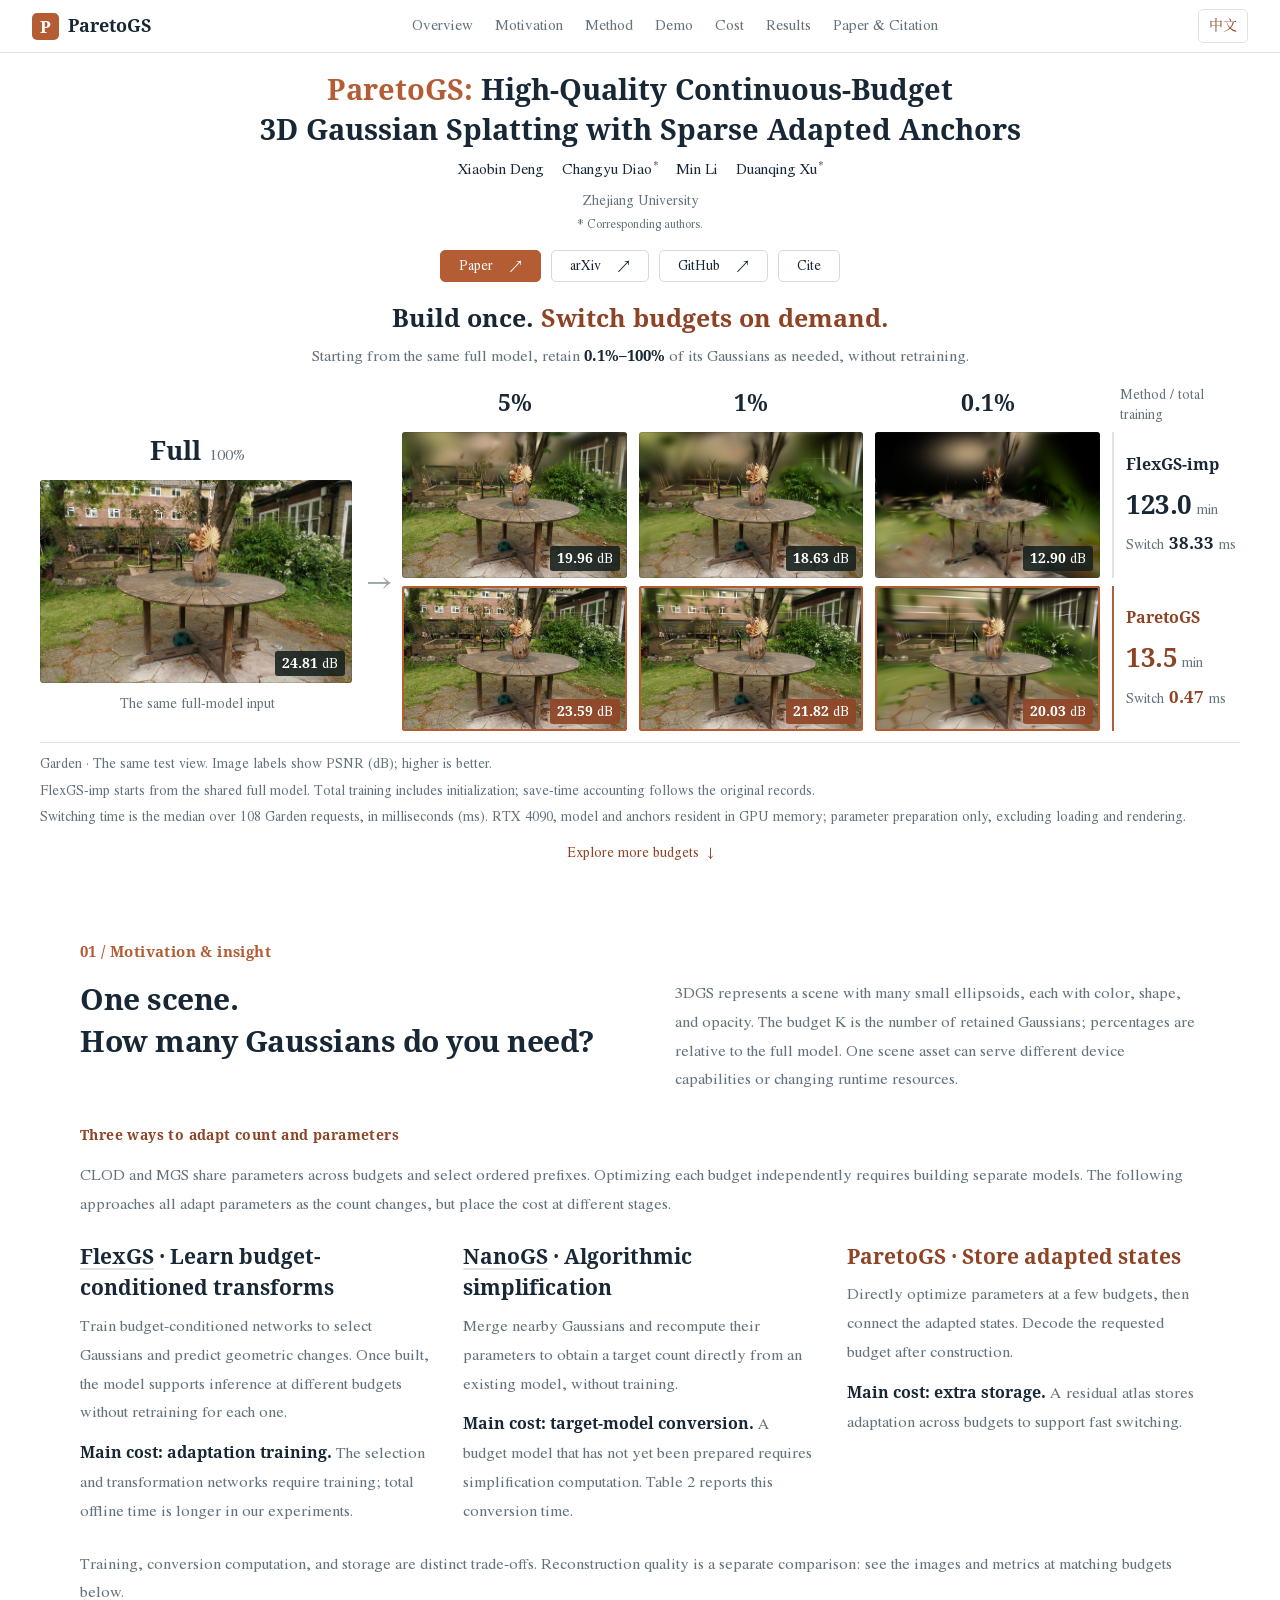
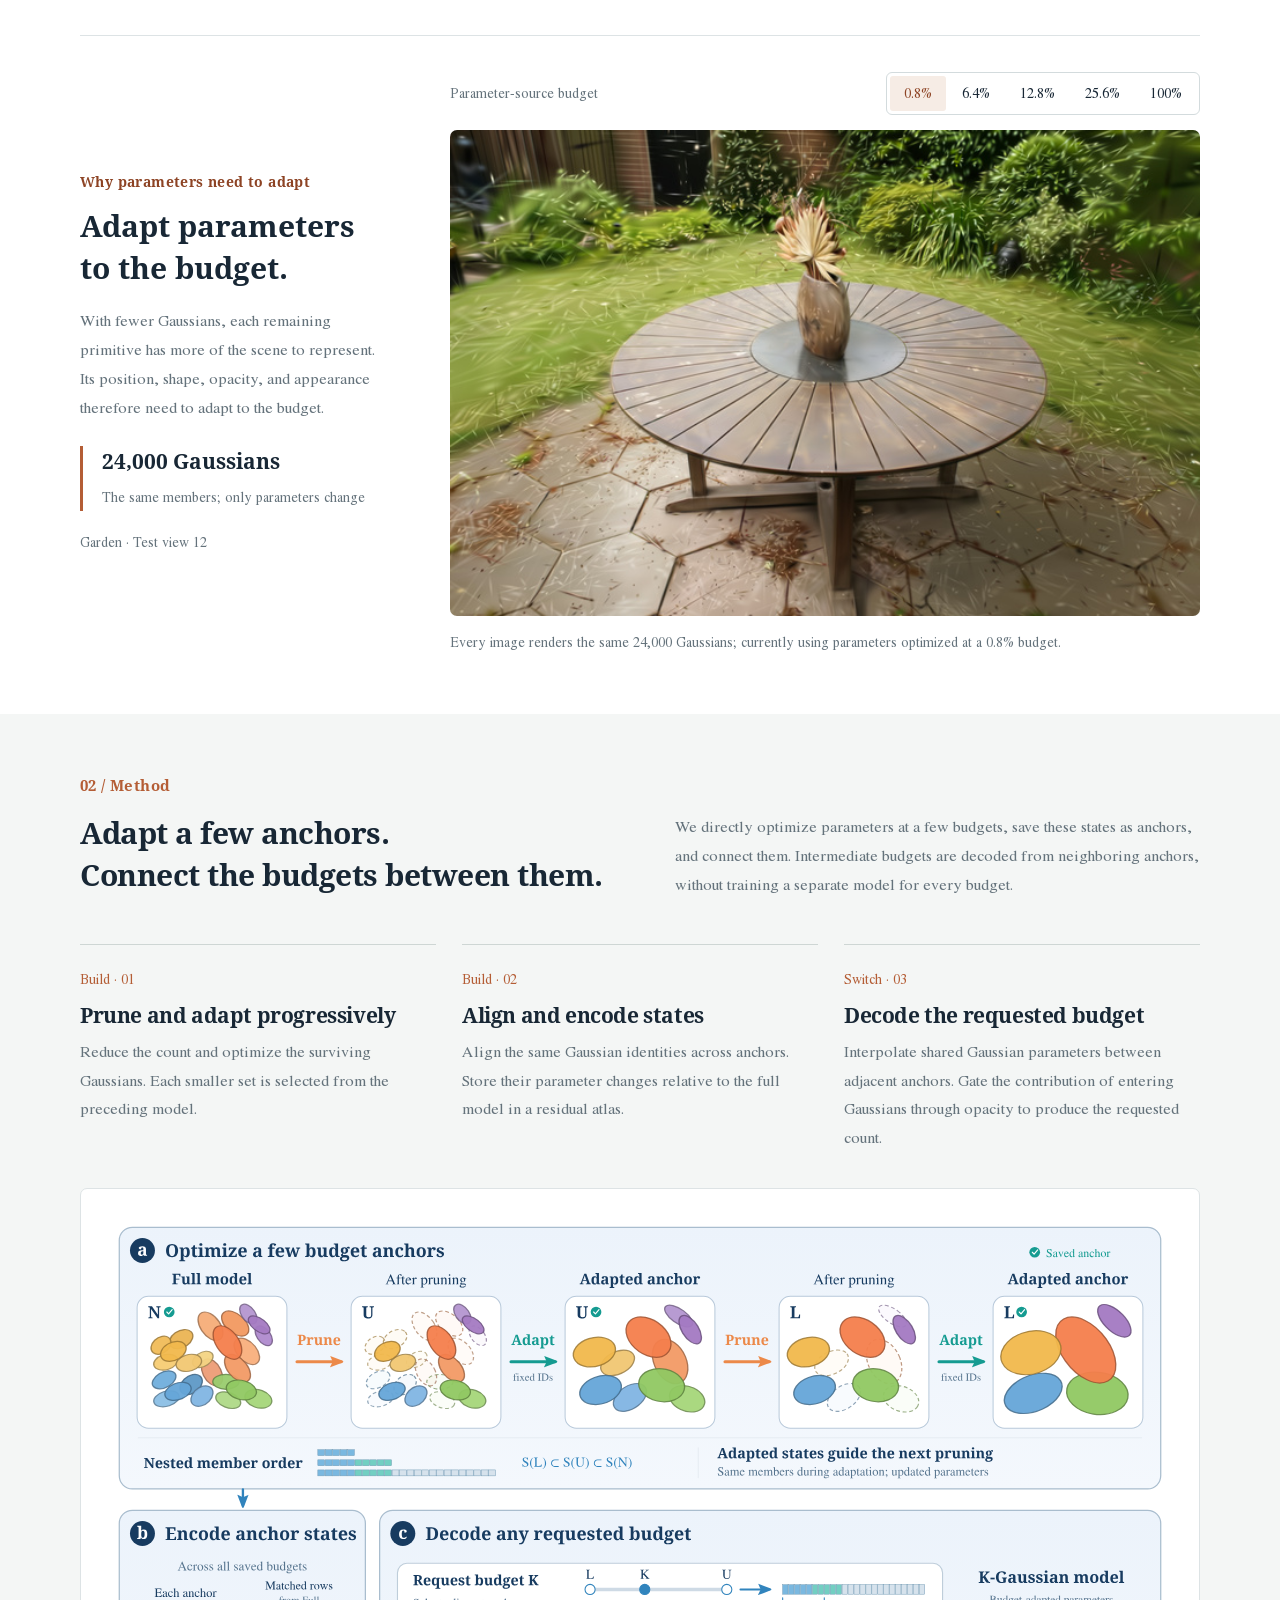
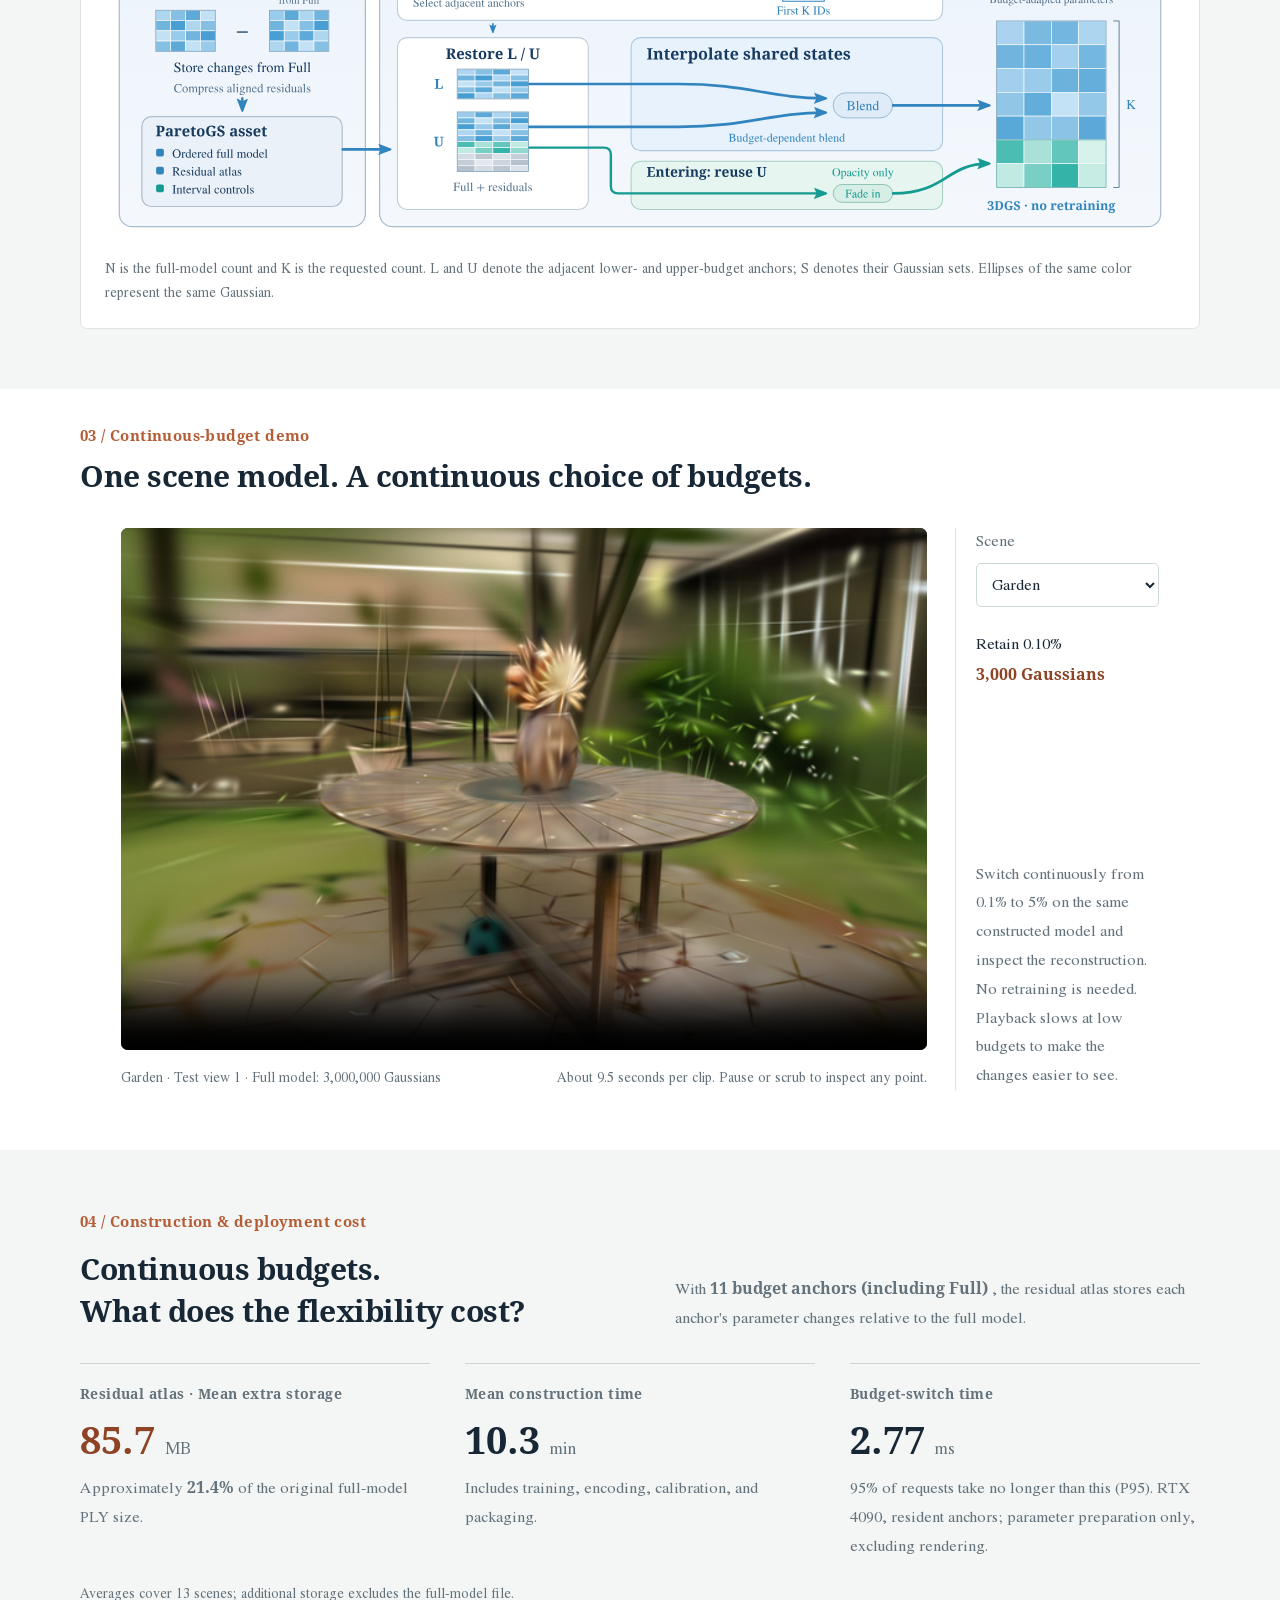
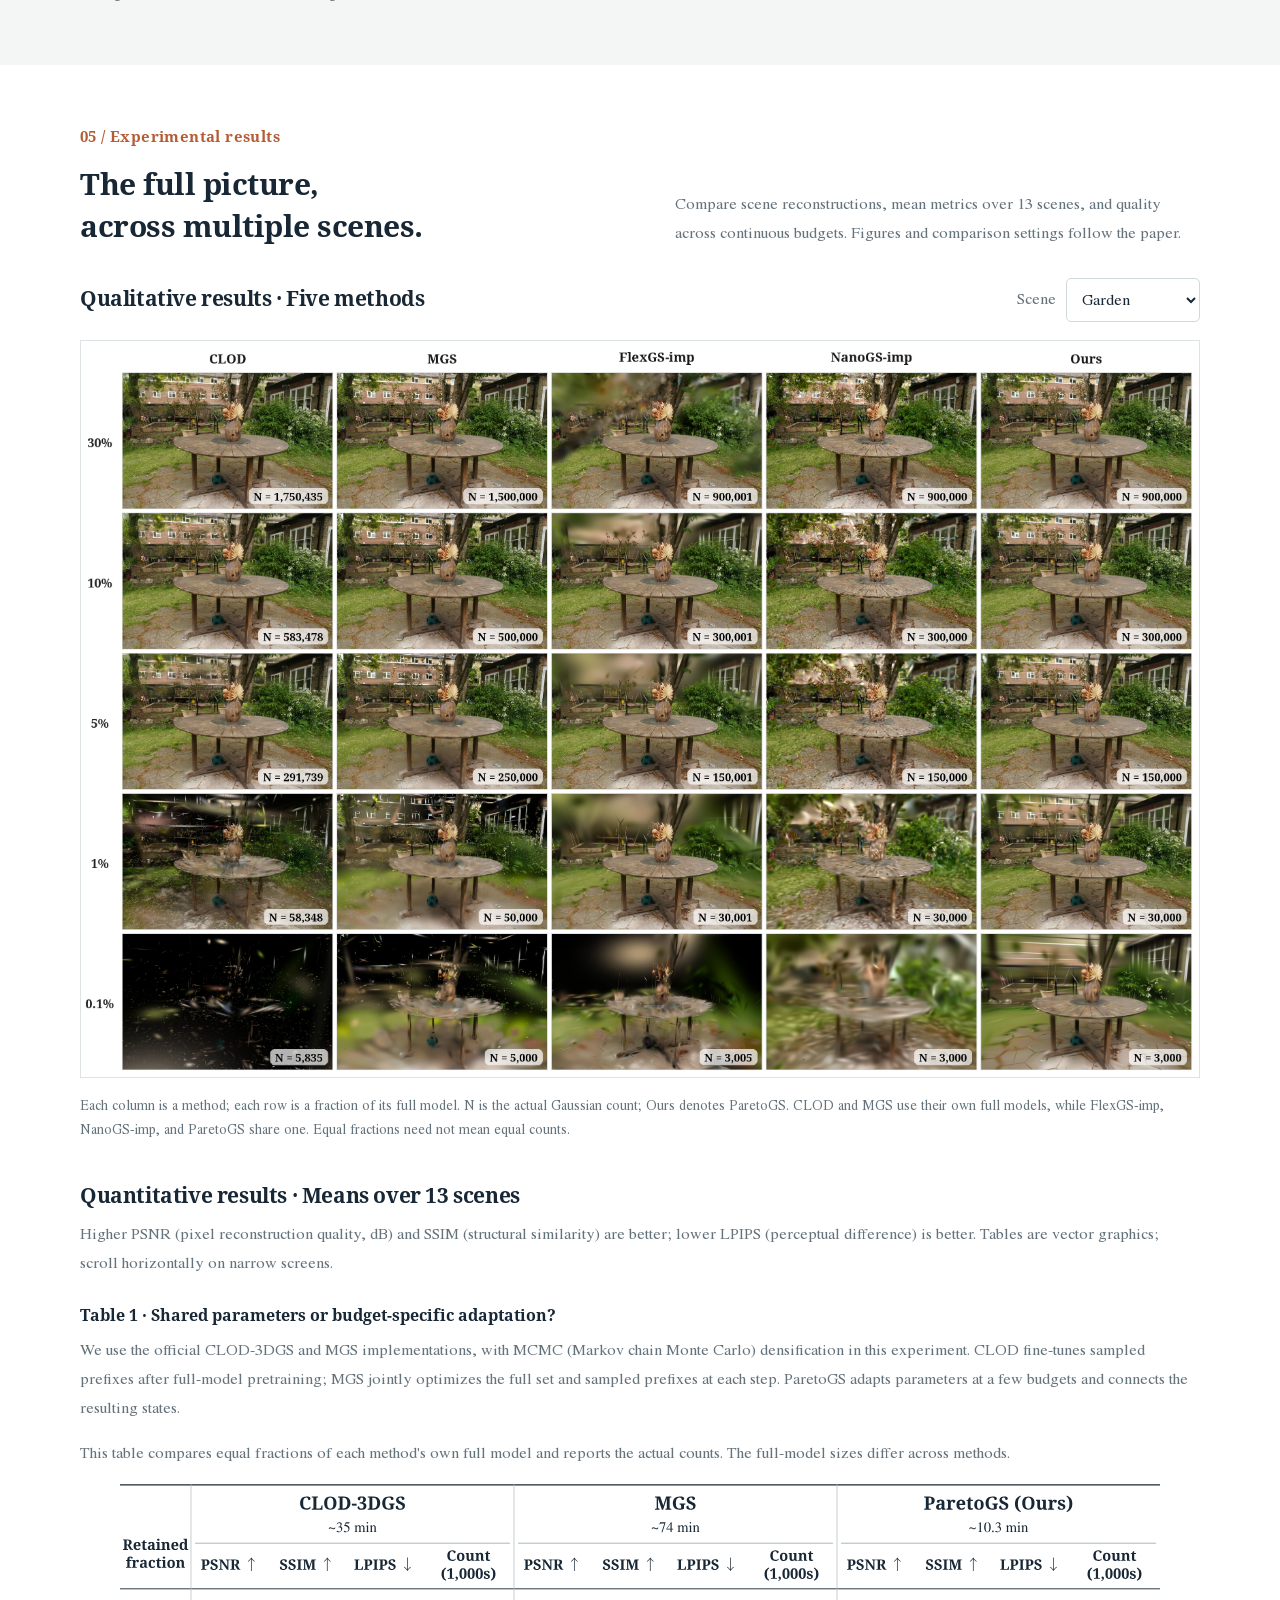
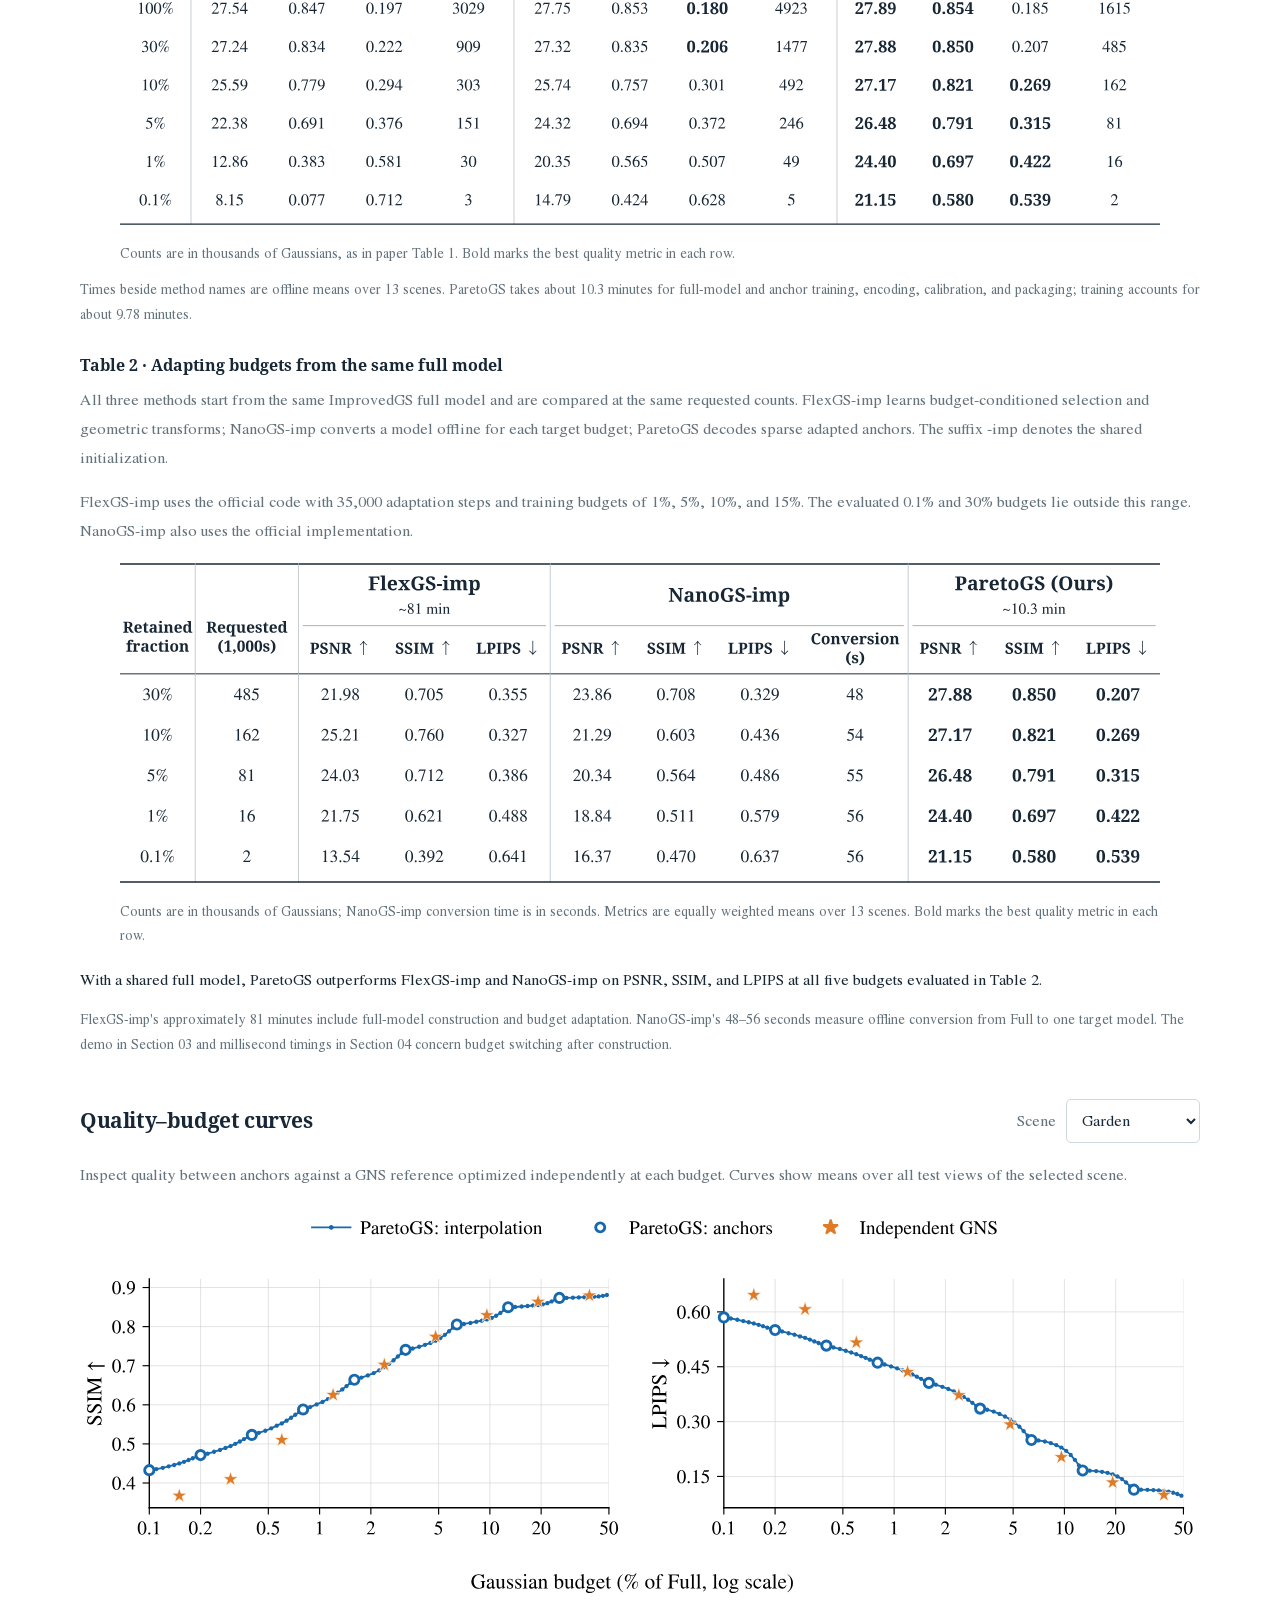
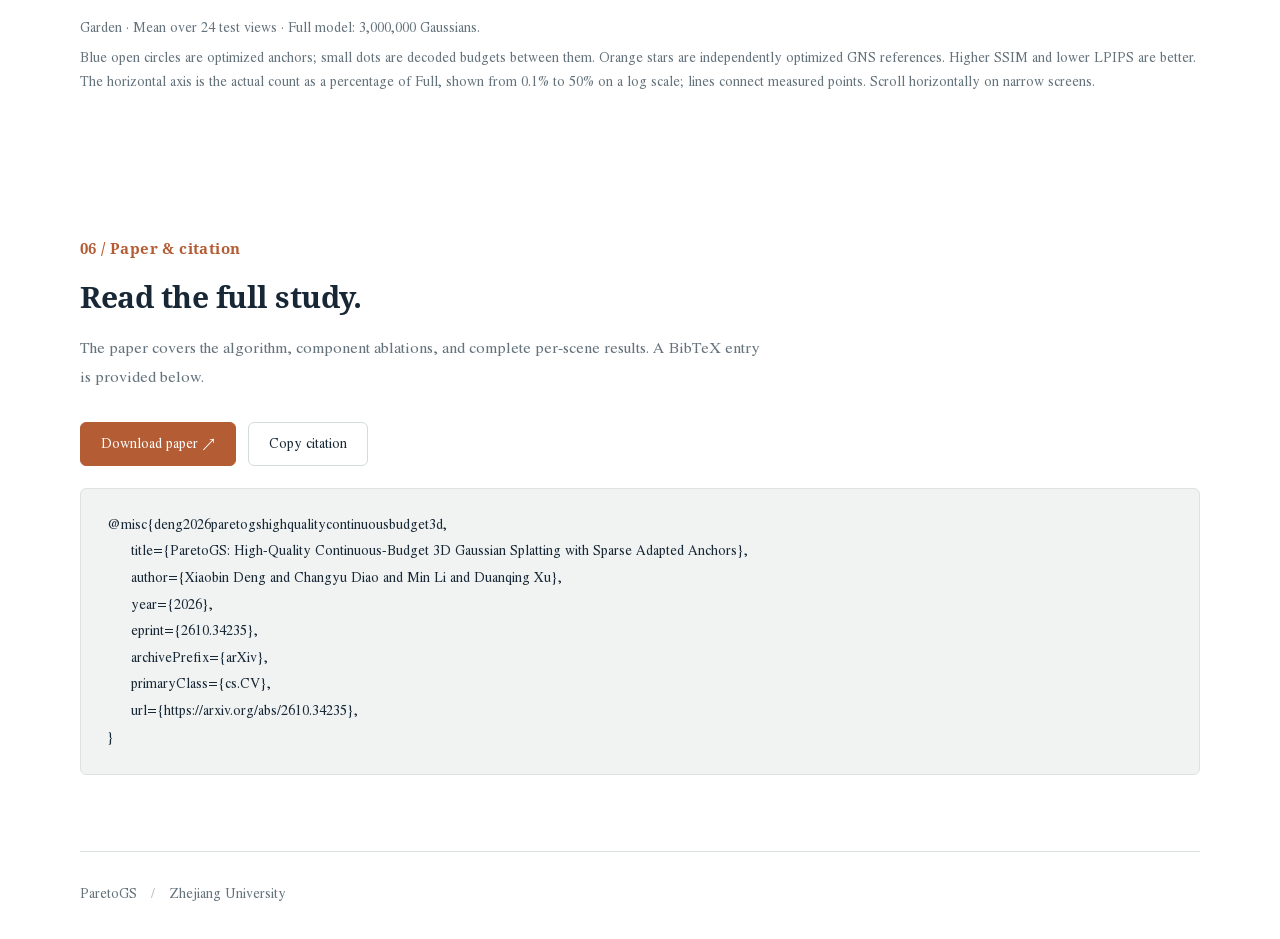
<file: index.html>
<!doctype html>
<html lang="en">
<head>
  <meta charset="utf-8">
  <meta name="viewport" content="width=device-width, initial-scale=1">
  <link rel="alternate" hreflang="en" href="https://xiaobin2001.github.io/ParetoGS-Web/">
  <link rel="alternate" hreflang="zh-CN" href="https://xiaobin2001.github.io/ParetoGS-Web/zh.html">
  <meta name="description" content="ParetoGS connects sparse adapted anchors to decode high-quality 3D Gaussian Splatting (3DGS) scenes at continuous Gaussian-count budgets. Explore the method, interactive demos, results, and paper.">
  <title>ParetoGS: High-Quality Continuous-Budget 3D Gaussian Splatting with Sparse Adapted Anchors</title>
  <link rel="canonical" href="https://xiaobin2001.github.io/ParetoGS-Web/">
  <link rel="stylesheet" href="style.css?v=2315cd05eb31">
  <script src="app.js?v=b6374b1d3e6d" defer></script>
  <meta name="robots" content="index, follow, max-image-preview:large, max-snippet:-1, max-video-preview:-1">
  <meta name="author" content="Xiaobin Deng, Changyu Diao, Min Li, Duanqing Xu">
  <meta name="citation_title" content="ParetoGS: High-Quality Continuous-Budget 3D Gaussian Splatting with Sparse Adapted Anchors">
  <meta name="citation_author" content="Xiaobin Deng">
  <meta name="citation_author" content="Changyu Diao">
  <meta name="citation_author" content="Min Li">
  <meta name="citation_author" content="Duanqing Xu">
  <meta name="citation_publication_date" content="2026/10/25">
  <meta name="citation_language" content="en">
  <meta name="citation_arxiv_id" content="2610.34235">
  <meta name="citation_abstract_html_url" content="https://arxiv.org/abs/2610.34235">
  <meta name="citation_pdf_url" content="https://xiaobin2001.github.io/ParetoGS-Web/assets/paper.pdf">
  <meta property="og:type" content="article">
  <meta property="og:url" content="https://xiaobin2001.github.io/ParetoGS-Web/">
  <meta property="og:site_name" content="ParetoGS">
  <meta property="og:title" content="ParetoGS: High-Quality Continuous-Budget 3D Gaussian Splatting with Sparse Adapted Anchors">
  <meta property="og:description" content="ParetoGS connects sparse adapted anchors to decode high-quality 3D Gaussian Splatting (3DGS) scenes at continuous Gaussian-count budgets. Explore the method, interactive demos, results, and paper.">
  <meta property="og:locale" content="en_US">
  <meta property="og:locale:alternate" content="zh_CN">
  <meta name="twitter:card" content="summary">
  <meta name="twitter:title" content="ParetoGS: High-Quality Continuous-Budget 3D Gaussian Splatting with Sparse Adapted Anchors">
  <meta name="twitter:description" content="ParetoGS connects sparse adapted anchors to decode high-quality 3D Gaussian Splatting (3DGS) scenes at continuous Gaussian-count budgets. Explore the method, interactive demos, results, and paper.">
  <link rel="alternate" hreflang="x-default" href="https://xiaobin2001.github.io/ParetoGS-Web/">
  <script type="application/ld+json">
{
  "@context": "https://schema.org",
  "@type": "ScholarlyArticle",
  "name": "ParetoGS: High-Quality Continuous-Budget 3D Gaussian Splatting with Sparse Adapted Anchors",
  "headline": "ParetoGS: High-Quality Continuous-Budget 3D Gaussian Splatting with Sparse Adapted Anchors",
  "description": "ParetoGS connects sparse adapted anchors to decode high-quality 3D Gaussian Splatting (3DGS) scenes at continuous Gaussian-count budgets. Explore the method, interactive demos, results, and paper.",
  "author": [
    {
      "@type": "Person",
      "name": "Xiaobin Deng",
      "affiliation": {
        "@type": "Organization",
        "name": "Zhejiang University"
      }
    },
    {
      "@type": "Person",
      "name": "Changyu Diao",
      "affiliation": {
        "@type": "Organization",
        "name": "Zhejiang University"
      }
    },
    {
      "@type": "Person",
      "name": "Min Li",
      "affiliation": {
        "@type": "Organization",
        "name": "Zhejiang University"
      }
    },
    {
      "@type": "Person",
      "name": "Duanqing Xu",
      "affiliation": {
        "@type": "Organization",
        "name": "Zhejiang University"
      }
    }
  ],
  "inLanguage": "en",
  "keywords": [
    "3D Gaussian Splatting",
    "3DGS",
    "continuous budget",
    "level of detail",
    "ParetoGS"
  ],
  "isAccessibleForFree": true,
  "encoding": {
    "@type": "MediaObject",
    "encodingFormat": "application/pdf",
    "contentUrl": "https://xiaobin2001.github.io/ParetoGS-Web/assets/paper.pdf"
  },
  "identifier": "arXiv:2610.34235",
  "url": "https://arxiv.org/abs/2610.34235",
  "datePublished": "2026-10-25",
  "mainEntityOfPage": "https://xiaobin2001.github.io/ParetoGS-Web/"
}
  </script>
</head>
<body class="pareto">
  <header class="site-header">
    <nav class="nav-wrap" aria-label="Main navigation">
      <a class="wordmark" href="#overview"><span class="brand-mark" aria-hidden="true">P</span>ParetoGS</a>
      <div class="nav-links"><a href="#overview">Overview</a><a href="#insight">Motivation</a><a href="#method">Method</a><a href="#explore">Demo</a><a href="#cost">Cost</a><a href="#results">Results</a><a href="#citation">Paper &amp; Citation</a></div>
      <div class="nav-actions"><a class="language-toggle" href="zh.html" lang="zh-CN" hreflang="zh-CN" aria-label="切换为中文">中文</a></div>
    </nav>
  </header>

  <main>
    <section class="paper-overview" id="overview">
      <div class="paper-heading">
        <h1><span>ParetoGS:</span> High-Quality Continuous-Budget <br class="paper-title-break">3D Gaussian Splatting with Sparse Adapted Anchors</h1>
        <p class="authors"><span class="author-name">Xiaobin Deng</span> <span class="author-name">Changyu Diao<sup>*</sup></span> <span class="author-name">Min Li</span> <span class="author-name">Duanqing Xu<sup>*</sup></span></p><p class="affiliation">Zhejiang University</p><p class="author-note">* Corresponding authors.</p>
        <div class="resource-links"><a class="button primary" href="assets/paper.pdf" target="_blank" rel="noopener">Paper <span aria-hidden="true">↗</span></a><a class="button" href="https://arxiv.org/abs/2610.34235" target="_blank" rel="noopener">arXiv <span aria-hidden="true">↗</span></a><a class="button" href="https://github.com/XiaoBin2001/ParetoGS" target="_blank" rel="noopener">GitHub <span aria-hidden="true">↗</span></a><a class="button" href="#bibtex">Cite</a></div>
      </div>

<div class="task-intro">
        <h2>Build once. <span>Switch budgets on demand.</span></h2>
        <p>Starting from the same full model, retain  <strong>0.1%–100%</strong>  of its Gaussians as needed, without retraining.</p>
      </div>

      <figure class="budget-teaser" aria-label="Shared full model: reconstruction quality and training time as the budget decreases">
        <div class="teaser-grid">
          <div class="teaser-reference">
            <div class="teaser-reference-title"><strong>Full</strong><span>100%</span></div>
            <div class="teaser-photo">
                <img src="assets/cover/garden-view1-full-full.jpg" width="649" height="420" alt="Shared full model, 100% budget, the same Garden test view, PSNR 24.81 dB" decoding="async" fetchpriority="high">
                <span class="teaser-psnr"><strong>24.81</strong><span>dB</span></span>
              </div>
            <p>The same full-model input</p>
          </div>
          <div class="teaser-flow" aria-hidden="true">→</div>
          <div class="teaser-budget" data-budget="5">5%</div>
          <div class="teaser-budget" data-budget="1">1%</div>
          <div class="teaser-budget" data-budget="0p1">0.1%</div>
          <div class="teaser-method-heading">Method / total training</div>
            <div class="teaser-result teaser-flex" data-budget="5" data-method="flex">
              <div class="teaser-photo">
                <img src="assets/cover/garden-view1-flex-5.jpg" width="649" height="420" alt="FlexGS-imp, 5% budget, the same Garden test view, PSNR 19.96 dB" decoding="async">
                <span class="teaser-psnr"><strong>19.96</strong><span>dB</span></span>
              </div>
            </div>
            <div class="teaser-result teaser-flex" data-budget="1" data-method="flex">
              <div class="teaser-photo">
                <img src="assets/cover/garden-view1-flex-1.jpg" width="649" height="420" alt="FlexGS-imp, 1% budget, the same Garden test view, PSNR 18.63 dB" decoding="async">
                <span class="teaser-psnr"><strong>18.63</strong><span>dB</span></span>
              </div>
            </div>
            <div class="teaser-result teaser-flex" data-budget="0p1" data-method="flex">
              <div class="teaser-photo">
                <img src="assets/cover/garden-view1-flex-0p1.jpg" width="649" height="420" alt="FlexGS-imp, 0.1% budget, the same Garden test view, PSNR 12.90 dB" decoding="async">
                <span class="teaser-psnr"><strong>12.90</strong><span>dB</span></span>
              </div>
            </div>
            <div class="teaser-result teaser-ours" data-budget="5" data-method="ours">
              <div class="teaser-photo">
                <img src="assets/cover/garden-view1-ours-5.jpg" width="649" height="420" alt="ParetoGS, 5% budget, the same Garden test view, PSNR 23.59 dB" decoding="async">
                <span class="teaser-psnr"><strong>23.59</strong><span>dB</span></span>
              </div>
            </div>
            <div class="teaser-result teaser-ours" data-budget="1" data-method="ours">
              <div class="teaser-photo">
                <img src="assets/cover/garden-view1-ours-1.jpg" width="649" height="420" alt="ParetoGS, 1% budget, the same Garden test view, PSNR 21.82 dB" decoding="async">
                <span class="teaser-psnr"><strong>21.82</strong><span>dB</span></span>
              </div>
            </div>
            <div class="teaser-result teaser-ours" data-budget="0p1" data-method="ours">
              <div class="teaser-photo">
                <img src="assets/cover/garden-view1-ours-0p1.jpg" width="649" height="420" alt="ParetoGS, 0.1% budget, the same Garden test view, PSNR 20.03 dB" decoding="async">
                <span class="teaser-psnr"><strong>20.03</strong><span>dB</span></span>
              </div>
            </div>
          <div class="teaser-method teaser-flex">
            <strong class="teaser-method-name">FlexGS-imp</strong>

            <div class="teaser-time-label">Total training</div><div class="teaser-time"><strong>123.0</strong><span>min</span></div>
            <div class="teaser-switch" title="Median parameter-preparation time over 108 Garden requests; RTX 4090, model and anchors resident in GPU memory. Excludes loading and rendering."><span>Switch</span><strong>38.33</strong><span>ms</span></div>

          </div>
          <div class="teaser-method teaser-ours">
            <strong class="teaser-method-name">ParetoGS</strong>

            <div class="teaser-time-label">Total training</div><div class="teaser-time"><strong>13.5</strong><span>min</span></div>
            <div class="teaser-switch" title="Median parameter-preparation time over 108 Garden requests; RTX 4090, model and anchors resident in GPU memory. Excludes loading and rendering."><span>Switch</span><strong>0.47</strong><span>ms</span></div>

          </div>
        </div>
        <figcaption>
          <span>Garden · The same test view. Image labels show PSNR (dB); higher is better.</span>
          <span>FlexGS-imp starts from the shared full model. Total training includes initialization; save-time accounting follows the original records.</span>
          <span class="teaser-timing-note">Switching time is the median over 108 Garden requests, in milliseconds (ms). RTX 4090, model and anchors resident in GPU memory; parameter preparation only, excluding loading and rendering.</span>
        </figcaption>
      </figure>
      <a class="teaser-explore" href="#explore">Explore more budgets <span aria-hidden="true">↓</span></a>
    </section>

    <section class="section shell" id="insight">
      <div class="section-intro">
        <span class="section-number">01 / Motivation &amp; insight</span>
        <h2>One scene.<br>How many Gaussians do you need?</h2>
        <p>3DGS represents a scene with many small ellipsoids, each with color, shape, and opacity. The budget K is the number of retained Gaussians; percentages are relative to the full model. One scene asset can serve different device capabilities or changing runtime resources.</p>
      </div>
      <div class="prior-work">
        <span class="mini-label">Three ways to adapt count and parameters</span>
        <p class="prior-context">CLOD and MGS share parameters across budgets and select ordered prefixes. Optimizing each budget independently requires building separate models. The following approaches all adapt parameters as the count changes, but place the cost at different stages.</p>
        <div class="prior-approaches">
          <article><h3><a href="https://flexgs.github.io/" target="_blank" rel="noopener">FlexGS</a> · Learn budget-conditioned transforms</h3><p>Train budget-conditioned networks to select Gaussians and predict geometric changes. Once built, the model supports inference at different budgets without retraining for each one.</p><p class="approach-cost"><strong>Main cost: adaptation training.</strong> The selection and transformation networks require training; total offline time is longer in our experiments.</p></article>
          <article><h3><a href="https://arxiv.org/abs/2603.16103" target="_blank" rel="noopener">NanoGS</a> · Algorithmic simplification</h3><p>Merge nearby Gaussians and recompute their parameters to obtain a target count directly from an existing model, without training.</p><p class="approach-cost"><strong>Main cost: target-model conversion.</strong> A budget model that has not yet been prepared requires simplification computation. Table 2 reports this conversion time.</p></article>
          <article class="approach-ours"><h3>ParetoGS · Store adapted states</h3><p>Directly optimize parameters at a few budgets, then connect the adapted states. Decode the requested budget after construction.</p><p class="approach-cost"><strong>Main cost: extra storage.</strong> A residual atlas stores adaptation across budgets to support fast switching.</p></article>
        </div>
        <p class="tradeoff-note">Training, conversion computation, and storage are distinct trade-offs. Reconstruction quality is a separate comparison: see the images and metrics at matching budgets below.</p>
      </div>
      <div class="insight-layout">
        <div class="insight-copy">
          <span class="mini-label">Why parameters need to adapt</span>
          <h3>Adapt parameters<br>to the budget.</h3>
          <p>With fewer Gaussians, each remaining primitive has more of the scene to represent. Its position, shape, opacity, and appearance therefore need to adapt to the budget.</p>
          <div class="identity-stamp"><strong>24,000 Gaussians</strong><span>The same members; only parameters change</span></div>
          <p class="insight-view">Garden · Test view 12</p>
        </div>
      <div class="insight-viewer">
        <div class="insight-controls"><span class="control-label">Parameter-source budget</span><div class="segmented" role="group" aria-label="Choose the budget from which these Gaussians take their parameters"><button data-state="0p8" class="active" aria-pressed="true">0.8%</button><button data-state="6p4">6.4%</button><button data-state="12p8">12.8%</button><button data-state="25p6">25.6%</button><button data-state="100">100%</button></div></div>
        <figure class="insight-stage" id="insight-stage"><img id="state-image" src="assets/insight/fixed-0p8.jpg" width="649" height="420" loading="lazy" alt="The same 24,000 Gaussians, using parameters optimized at a 0.8% budget"></figure>
        <p class="insight-caption" id="state-caption" aria-live="polite">Every image renders the same 24,000 Gaussians; currently using parameters optimized at a 0.8% budget.</p>
      </div></div>
    </section>

    <section class="section tinted" id="method"><div class="shell">
      <div class="section-intro"><span class="section-number">02 / Method</span><h2>Adapt a few anchors.<br>Connect the budgets between them.</h2><p>We directly optimize parameters at a few budgets, save these states as anchors, and connect them. Intermediate budgets are decoded from neighboring anchors, without training a separate model for every budget.</p></div>
      <div class="method-steps"><div><span>Build · 01</span><h3>Prune and adapt progressively</h3><p>Reduce the count and optimize the surviving Gaussians. Each smaller set is selected from the preceding model.</p></div><div><span>Build · 02</span><h3>Align and encode states</h3><p>Align the same Gaussian identities across anchors. Store their parameter changes relative to the full model in a residual atlas.</p></div><div><span>Switch · 03</span><h3>Decode the requested budget</h3><p>Interpolate shared Gaussian parameters between adjacent anchors. Gate the contribution of entering Gaussians through opacity to produce the requested count.</p></div></div>
      <p class="scroll-hint">Scroll horizontally to view the full pipeline ↔</p>
      <figure class="wide-figure"><img src="assets/en/method-overview.svg?v=178718189f75" loading="lazy" alt="ParetoGS pipeline: build adapted anchors, encode residuals, and decode within each interval" width="1800" height="1056"><figcaption>N is the full-model count and K is the requested count. L and U denote the adjacent lower- and upper-budget anchors; S denotes their Gaussian sets. Ellipses of the same color represent the same Gaussian.</figcaption></figure>
    </div></section>

    <section class="section shell budget-explorer" id="explore">
      <div class="section-intro"><span class="section-number">03 / Continuous-budget demo</span><h2>One scene model. A continuous choice of budgets.</h2></div>
      <div class="media-layout budget-media">
        <aside class="media-controls" aria-label="Video scene and current budget"><label class="scene-picker">Scene <select id="demo-scene"><option value="garden">Garden</option><option value="bicycle">Bicycle</option><option value="stump">Stump</option><option value="flowers">Flowers</option><option value="treehill">Treehill</option><option value="room">Room</option><option value="counter">Counter</option><option value="kitchen">Kitchen</option><option value="bonsai">Bonsai</option><option value="train">Train</option><option value="truck">Truck</option><option value="playroom">Playroom</option><option value="drjohnson">DrJohnson</option></select></label><div class="demo-readout"><span id="budget-caption">Retain 0.10%</span><strong id="budget-count">3,000 Gaussians</strong></div><p class="demo-description">Switch continuously from 0.1% to 5% on the same constructed model and inspect the reconstruction. No retraining is needed. Playback slows at low budgets to make the changes easier to see.</p></aside>
        <figure class="budget-video"><video id="budget-video" controls muted loop playsinline preload="metadata" poster="assets/demo/garden.jpg" src="assets/demo/garden.mp4" aria-label="Continuous budget demonstration from 0.1% to 5% of the full Gaussian count">Your browser does not support video playback.</video><figcaption><span id="demo-view">Garden · Test view 1 · Full model: 3,000,000 Gaussians</span><span>About 9.5 seconds per clip. Pause or scrub to inspect any point.</span></figcaption></figure>
      </div>
      <script type="application/json" id="demo-data">{"garden":{"src":"assets/demo/garden.mp4","poster":"assets/demo/garden.jpg","fps":30,"budgets":[3000,3000,3000,3000,3000,3000,3000,3000,3000,3000,3000,3000,3000,3000,3000,3000,3050,3100,3151,3203,3256,3310,3364,3420,3476,3534,3592,3651,3711,3773,3835,3898,3962,4028,4094,4162,4231,4300,4371,4444,4517,4591,4667,4744,4823,4902,4983,5065,5149,5234,5320,5408,5497,5588,5680,5774,5869,5966,6064,6165,6266,6370,6475,6582,6690,6801,6913,7027,7143,7261,7381,7503,7626,7752,7880,8010,8142,8277,8413,8552,8693,8837,8983,9131,9282,9435,9590,9749,9910,10073,10239,10408,10580,10755,10932,11113,11296,11482,11672,11864,12060,12259,12462,12667,12876,13089,13305,13524,13748,13974,14205,14440,14678,14920,15166,15417,15671,15930,16192,16460,16731,17007,17288,17573,17863,18158,18458,18763,19072,19387,19707,20032,20363,20699,21040,21388,21740,22099,22464,22835,23212,23595,23984,24380,24782,25191,25607,26029,26459,26896,27339,27791,28249,28716,29189,29671,30161,30659,31164,31679,32202,32733,33273,33822,34380,34948,35525,36111,36707,37313,37928,38554,39191,39837,40495,41163,41842,42533,43235,43948,44674,45411,46160,46922,47696,48483,49284,50097,50924,51764,52618,53487,54369,55267,56179,57106,58048,59006,59980,60970,61976,62999,64038,65095,66170,67262,68372,69500,70647,71813,72998,74203,75427,76672,77937,79223,80531,81860,83211,84584,85980,87399,88841,90307,91798,93313,94852,96418,98009,99626,101271,102942,104641,106368,108123,109907,111721,113565,115439,117344,119281,121249,123250,125284,127352,129453,131590,133761,135969,138213,140494,142812,145169,147565,150000,150000,150000,150000,150000,150000,150000,150000,150000,150000,150000,150000,150000,150000,150000,150000,150000,150000,150000,150000,150000,150000,150000,150000,150000,150000,150000,150000,150000,150000,150000],"full":3000000,"view":1,"label":"花园（Garden）"},"bicycle":{"src":"assets/demo/bicycle.mp4","poster":"assets/demo/bicycle.jpg","fps":30,"budgets":[3000,3000,3000,3000,3000,3000,3000,3000,3000,3000,3000,3000,3000,3000,3000,3000,3050,3100,3151,3203,3256,3310,3364,3420,3476,3534,3592,3651,3711,3773,3835,3898,3962,4028,4094,4162,4231,4300,4371,4444,4517,4591,4667,4744,4823,4902,4983,5065,5149,5234,5320,5408,5497,5588,5680,5774,5869,5966,6064,6165,6266,6370,6475,6582,6690,6801,6913,7027,7143,7261,7381,7503,7626,7752,7880,8010,8142,8277,8413,8552,8693,8837,8983,9131,9282,9435,9590,9749,9910,10073,10239,10408,10580,10755,10932,11113,11296,11482,11672,11864,12060,12259,12462,12667,12876,13089,13305,13524,13748,13974,14205,14440,14678,14920,15166,15417,15671,15930,16192,16460,16731,17007,17288,17573,17863,18158,18458,18763,19072,19387,19707,20032,20363,20699,21040,21388,21740,22099,22464,22835,23212,23595,23984,24380,24782,25191,25607,26029,26459,26896,27339,27791,28249,28716,29189,29671,30161,30659,31164,31679,32202,32733,33273,33822,34380,34948,35525,36111,36707,37313,37928,38554,39191,39837,40495,41163,41842,42533,43235,43948,44674,45411,46160,46922,47696,48483,49284,50097,50924,51764,52618,53487,54369,55267,56179,57106,58048,59006,59980,60970,61976,62999,64038,65095,66170,67262,68372,69500,70647,71813,72998,74203,75427,76672,77937,79223,80531,81860,83211,84584,85980,87399,88841,90307,91798,93313,94852,96418,98009,99626,101271,102942,104641,106368,108123,109907,111721,113565,115439,117344,119281,121249,123250,125284,127352,129453,131590,133761,135969,138213,140494,142812,145169,147565,150000,150000,150000,150000,150000,150000,150000,150000,150000,150000,150000,150000,150000,150000,150000,150000,150000,150000,150000,150000,150000,150000,150000,150000,150000,150000,150000,150000,150000,150000,150000],"full":3000000,"view":4,"label":"自行车（Bicycle）"},"stump":{"src":"assets/demo/stump.mp4","poster":"assets/demo/stump.jpg","fps":30,"budgets":[3000,3000,3000,3000,3000,3000,3000,3000,3000,3000,3000,3000,3000,3000,3000,3000,3050,3100,3151,3203,3256,3310,3364,3420,3476,3534,3592,3651,3711,3773,3835,3898,3962,4028,4094,4162,4231,4300,4371,4444,4517,4591,4667,4744,4823,4902,4983,5065,5149,5234,5320,5408,5497,5588,5680,5774,5869,5966,6064,6165,6266,6370,6475,6582,6690,6801,6913,7027,7143,7261,7381,7503,7626,7752,7880,8010,8142,8277,8413,8552,8693,8837,8983,9131,9282,9435,9590,9749,9910,10073,10239,10408,10580,10755,10932,11113,11296,11482,11672,11864,12060,12259,12462,12667,12876,13089,13305,13524,13748,13974,14205,14440,14678,14920,15166,15417,15671,15930,16192,16460,16731,17007,17288,17573,17863,18158,18458,18763,19072,19387,19707,20032,20363,20699,21040,21388,21740,22099,22464,22835,23212,23595,23984,24380,24782,25191,25607,26029,26459,26896,27339,27791,28249,28716,29189,29671,30161,30659,31164,31679,32202,32733,33273,33822,34380,34948,35525,36111,36707,37313,37928,38554,39191,39837,40495,41163,41842,42533,43235,43948,44674,45411,46160,46922,47696,48483,49284,50097,50924,51764,52618,53487,54369,55267,56179,57106,58048,59006,59980,60970,61976,62999,64038,65095,66170,67262,68372,69500,70647,71813,72998,74203,75427,76672,77937,79223,80531,81860,83211,84584,85980,87399,88841,90307,91798,93313,94852,96418,98009,99626,101271,102942,104641,106368,108123,109907,111721,113565,115439,117344,119281,121249,123250,125284,127352,129453,131590,133761,135969,138213,140494,142812,145169,147565,150000,150000,150000,150000,150000,150000,150000,150000,150000,150000,150000,150000,150000,150000,150000,150000,150000,150000,150000,150000,150000,150000,150000,150000,150000,150000,150000,150000,150000,150000,150000],"full":3000000,"view":0,"label":"树桩（Stump）"},"flowers":{"src":"assets/demo/flowers.mp4","poster":"assets/demo/flowers.jpg","fps":30,"budgets":[1500,1500,1500,1500,1500,1500,1500,1500,1500,1500,1500,1500,1500,1500,1500,1500,1525,1550,1575,1601,1628,1655,1682,1710,1738,1767,1796,1826,1856,1886,1917,1949,1981,2014,2047,2081,2115,2150,2186,2222,2258,2296,2334,2372,2411,2451,2491,2533,2574,2617,2660,2704,2749,2794,2840,2887,2935,2983,3032,3082,3133,3185,3237,3291,3345,3400,3456,3514,3571,3630,3690,3751,3813,3876,3940,4005,4071,4138,4207,4276,4347,4418,4491,4565,4641,4717,4795,4874,4955,5037,5120,5204,5290,5377,5466,5556,5648,5741,5836,5932,6030,6130,6231,6334,6438,6544,6652,6762,6874,6987,7103,7220,7339,7460,7583,7708,7835,7965,8096,8230,8366,8504,8644,8787,8932,9079,9229,9381,9536,9693,9853,10016,10181,10349,10520,10694,10870,11050,11232,11417,11606,11797,11992,12190,12391,12596,12803,13015,13229,13448,13670,13895,14125,14358,14595,14836,15080,15329,15582,15839,16101,16366,16637,16911,17190,17474,17762,18055,18353,18656,18964,19277,19595,19919,20247,20582,20921,21266,21617,21974,22337,22705,23080,23461,23848,24242,24642,25048,25462,25882,26309,26743,27185,27633,28089,28553,29024,29503,29990,30485,30988,31499,32019,32548,33085,33631,34186,34750,35323,35906,36499,37101,37714,38336,38969,39612,40265,40930,41605,42292,42990,43699,44421,45154,45899,46656,47426,48209,49005,49813,50635,51471,52320,53184,54061,54954,55861,56782,57720,58672,59640,60625,61625,62642,63676,64727,65795,66881,67984,69106,70247,71406,72585,73782,75000,75000,75000,75000,75000,75000,75000,75000,75000,75000,75000,75000,75000,75000,75000,75000,75000,75000,75000,75000,75000,75000,75000,75000,75000,75000,75000,75000,75000,75000,75000],"full":1500000,"view":0,"label":"花卉（Flowers）"},"treehill":{"src":"assets/demo/treehill.mp4","poster":"assets/demo/treehill.jpg","fps":30,"budgets":[1500,1500,1500,1500,1500,1500,1500,1500,1500,1500,1500,1500,1500,1500,1500,1500,1525,1550,1575,1601,1628,1655,1682,1710,1738,1767,1796,1826,1856,1886,1917,1949,1981,2014,2047,2081,2115,2150,2186,2222,2258,2296,2334,2372,2411,2451,2491,2533,2574,2617,2660,2704,2749,2794,2840,2887,2935,2983,3032,3082,3133,3185,3237,3291,3345,3400,3456,3514,3571,3630,3690,3751,3813,3876,3940,4005,4071,4138,4207,4276,4347,4418,4491,4565,4641,4717,4795,4874,4955,5037,5120,5204,5290,5377,5466,5556,5648,5741,5836,5932,6030,6130,6231,6334,6438,6544,6652,6762,6874,6987,7103,7220,7339,7460,7583,7708,7835,7965,8096,8230,8366,8504,8644,8787,8932,9079,9229,9381,9536,9693,9853,10016,10181,10349,10520,10694,10870,11050,11232,11417,11606,11797,11992,12190,12391,12596,12803,13015,13229,13448,13670,13895,14125,14358,14595,14836,15080,15329,15582,15839,16101,16366,16637,16911,17190,17474,17762,18055,18353,18656,18964,19277,19595,19919,20247,20582,20921,21266,21617,21974,22337,22705,23080,23461,23848,24242,24642,25048,25462,25882,26309,26743,27185,27633,28089,28553,29024,29503,29990,30485,30988,31499,32019,32548,33085,33631,34186,34750,35323,35906,36499,37101,37714,38336,38969,39612,40265,40930,41605,42292,42990,43699,44421,45154,45899,46656,47426,48209,49005,49813,50635,51471,52320,53184,54061,54954,55861,56782,57720,58672,59640,60625,61625,62642,63676,64727,65795,66881,67984,69106,70247,71406,72585,73782,75000,75000,75000,75000,75000,75000,75000,75000,75000,75000,75000,75000,75000,75000,75000,75000,75000,75000,75000,75000,75000,75000,75000,75000,75000,75000,75000,75000,75000,75000,75000],"full":1500000,"view":0,"label":"树坡（Treehill）"},"room":{"src":"assets/demo/room.mp4","poster":"assets/demo/room.jpg","fps":30,"budgets":[1000,1000,1000,1000,1000,1000,1000,1000,1000,1000,1000,1000,1000,1000,1000,1000,1017,1033,1050,1068,1085,1103,1121,1140,1159,1178,1197,1217,1237,1258,1278,1299,1321,1343,1365,1387,1410,1433,1457,1481,1506,1530,1556,1581,1608,1634,1661,1688,1716,1745,1773,1803,1832,1863,1893,1925,1956,1989,2021,2055,2089,2123,2158,2194,2230,2267,2304,2342,2381,2420,2460,2501,2542,2584,2627,2670,2714,2759,2804,2851,2898,2946,2994,3044,3094,3145,3197,3250,3303,3358,3413,3469,3527,3585,3644,3704,3765,3827,3891,3955,4020,4086,4154,4222,4292,4363,4435,4508,4583,4658,4735,4813,4893,4973,5055,5139,5224,5310,5397,5487,5577,5669,5763,5858,5954,6053,6153,6254,6357,6462,6569,6677,6788,6900,7013,7129,7247,7366,7488,7612,7737,7865,7995,8127,8261,8397,8536,8676,8820,8965,9113,9264,9416,9572,9730,9890,10054,10220,10388,10560,10734,10911,11091,11274,11460,11649,11842,12037,12236,12438,12643,12851,13064,13279,13498,13721,13947,14178,14412,14649,14891,15137,15387,15641,15899,16161,16428,16699,16975,17255,17539,17829,18123,18422,18726,19035,19349,19669,19993,20323,20659,21000,21346,21698,22057,22421,22791,23167,23549,23938,24333,24734,25142,25557,25979,26408,26844,27287,27737,28195,28660,29133,29614,30102,30599,31104,31617,32139,32670,33209,33757,34314,34880,35456,36041,36636,37240,37855,38480,39115,39760,40416,41083,41761,42451,43151,43863,44587,45323,46071,46831,47604,48390,49188,50000,50000,50000,50000,50000,50000,50000,50000,50000,50000,50000,50000,50000,50000,50000,50000,50000,50000,50000,50000,50000,50000,50000,50000,50000,50000,50000,50000,50000,50000,50000],"full":1000000,"view":0,"label":"房间（Room）"},"counter":{"src":"assets/demo/counter.mp4","poster":"assets/demo/counter.jpg","fps":30,"budgets":[1000,1000,1000,1000,1000,1000,1000,1000,1000,1000,1000,1000,1000,1000,1000,1000,1017,1033,1050,1068,1085,1103,1121,1140,1159,1178,1197,1217,1237,1258,1278,1299,1321,1343,1365,1387,1410,1433,1457,1481,1506,1530,1556,1581,1608,1634,1661,1688,1716,1745,1773,1803,1832,1863,1893,1925,1956,1989,2021,2055,2089,2123,2158,2194,2230,2267,2304,2342,2381,2420,2460,2501,2542,2584,2627,2670,2714,2759,2804,2851,2898,2946,2994,3044,3094,3145,3197,3250,3303,3358,3413,3469,3527,3585,3644,3704,3765,3827,3891,3955,4020,4086,4154,4222,4292,4363,4435,4508,4583,4658,4735,4813,4893,4973,5055,5139,5224,5310,5397,5487,5577,5669,5763,5858,5954,6053,6153,6254,6357,6462,6569,6677,6788,6900,7013,7129,7247,7366,7488,7612,7737,7865,7995,8127,8261,8397,8536,8676,8820,8965,9113,9264,9416,9572,9730,9890,10054,10220,10388,10560,10734,10911,11091,11274,11460,11649,11842,12037,12236,12438,12643,12851,13064,13279,13498,13721,13947,14178,14412,14649,14891,15137,15387,15641,15899,16161,16428,16699,16975,17255,17539,17829,18123,18422,18726,19035,19349,19669,19993,20323,20659,21000,21346,21698,22057,22421,22791,23167,23549,23938,24333,24734,25142,25557,25979,26408,26844,27287,27737,28195,28660,29133,29614,30102,30599,31104,31617,32139,32670,33209,33757,34314,34880,35456,36041,36636,37240,37855,38480,39115,39760,40416,41083,41761,42451,43151,43863,44587,45323,46071,46831,47604,48390,49188,50000,50000,50000,50000,50000,50000,50000,50000,50000,50000,50000,50000,50000,50000,50000,50000,50000,50000,50000,50000,50000,50000,50000,50000,50000,50000,50000,50000,50000,50000,50000],"full":1000000,"view":0,"label":"柜台（Counter）"},"kitchen":{"src":"assets/demo/kitchen.mp4","poster":"assets/demo/kitchen.jpg","fps":30,"budgets":[1000,1000,1000,1000,1000,1000,1000,1000,1000,1000,1000,1000,1000,1000,1000,1000,1017,1033,1050,1068,1085,1103,1121,1140,1159,1178,1197,1217,1237,1258,1278,1299,1321,1343,1365,1387,1410,1433,1457,1481,1506,1530,1556,1581,1608,1634,1661,1688,1716,1745,1773,1803,1832,1863,1893,1925,1956,1989,2021,2055,2089,2123,2158,2194,2230,2267,2304,2342,2381,2420,2460,2501,2542,2584,2627,2670,2714,2759,2804,2851,2898,2946,2994,3044,3094,3145,3197,3250,3303,3358,3413,3469,3527,3585,3644,3704,3765,3827,3891,3955,4020,4086,4154,4222,4292,4363,4435,4508,4583,4658,4735,4813,4893,4973,5055,5139,5224,5310,5397,5487,5577,5669,5763,5858,5954,6053,6153,6254,6357,6462,6569,6677,6788,6900,7013,7129,7247,7366,7488,7612,7737,7865,7995,8127,8261,8397,8536,8676,8820,8965,9113,9264,9416,9572,9730,9890,10054,10220,10388,10560,10734,10911,11091,11274,11460,11649,11842,12037,12236,12438,12643,12851,13064,13279,13498,13721,13947,14178,14412,14649,14891,15137,15387,15641,15899,16161,16428,16699,16975,17255,17539,17829,18123,18422,18726,19035,19349,19669,19993,20323,20659,21000,21346,21698,22057,22421,22791,23167,23549,23938,24333,24734,25142,25557,25979,26408,26844,27287,27737,28195,28660,29133,29614,30102,30599,31104,31617,32139,32670,33209,33757,34314,34880,35456,36041,36636,37240,37855,38480,39115,39760,40416,41083,41761,42451,43151,43863,44587,45323,46071,46831,47604,48390,49188,50000,50000,50000,50000,50000,50000,50000,50000,50000,50000,50000,50000,50000,50000,50000,50000,50000,50000,50000,50000,50000,50000,50000,50000,50000,50000,50000,50000,50000,50000,50000],"full":1000000,"view":0,"label":"厨房（Kitchen）"},"bonsai":{"src":"assets/demo/bonsai.mp4","poster":"assets/demo/bonsai.jpg","fps":30,"budgets":[1000,1000,1000,1000,1000,1000,1000,1000,1000,1000,1000,1000,1000,1000,1000,1000,1017,1033,1050,1068,1085,1103,1121,1140,1159,1178,1197,1217,1237,1258,1278,1299,1321,1343,1365,1387,1410,1433,1457,1481,1506,1530,1556,1581,1608,1634,1661,1688,1716,1745,1773,1803,1832,1863,1893,1925,1956,1989,2021,2055,2089,2123,2158,2194,2230,2267,2304,2342,2381,2420,2460,2501,2542,2584,2627,2670,2714,2759,2804,2851,2898,2946,2994,3044,3094,3145,3197,3250,3303,3358,3413,3469,3527,3585,3644,3704,3765,3827,3891,3955,4020,4086,4154,4222,4292,4363,4435,4508,4583,4658,4735,4813,4893,4973,5055,5139,5224,5310,5397,5487,5577,5669,5763,5858,5954,6053,6153,6254,6357,6462,6569,6677,6788,6900,7013,7129,7247,7366,7488,7612,7737,7865,7995,8127,8261,8397,8536,8676,8820,8965,9113,9264,9416,9572,9730,9890,10054,10220,10388,10560,10734,10911,11091,11274,11460,11649,11842,12037,12236,12438,12643,12851,13064,13279,13498,13721,13947,14178,14412,14649,14891,15137,15387,15641,15899,16161,16428,16699,16975,17255,17539,17829,18123,18422,18726,19035,19349,19669,19993,20323,20659,21000,21346,21698,22057,22421,22791,23167,23549,23938,24333,24734,25142,25557,25979,26408,26844,27287,27737,28195,28660,29133,29614,30102,30599,31104,31617,32139,32670,33209,33757,34314,34880,35456,36041,36636,37240,37855,38480,39115,39760,40416,41083,41761,42451,43151,43863,44587,45323,46071,46831,47604,48390,49188,50000,50000,50000,50000,50000,50000,50000,50000,50000,50000,50000,50000,50000,50000,50000,50000,50000,50000,50000,50000,50000,50000,50000,50000,50000,50000,50000,50000,50000,50000,50000],"full":1000000,"view":0,"label":"盆景（Bonsai）"},"train":{"src":"assets/demo/train.mp4","poster":"assets/demo/train.jpg","fps":30,"budgets":[1000,1000,1000,1000,1000,1000,1000,1000,1000,1000,1000,1000,1000,1000,1000,1000,1017,1033,1050,1068,1085,1103,1121,1140,1159,1178,1197,1217,1237,1258,1278,1299,1321,1343,1365,1387,1410,1433,1457,1481,1506,1530,1556,1581,1608,1634,1661,1688,1716,1745,1773,1803,1832,1863,1893,1925,1956,1989,2021,2055,2089,2123,2158,2194,2230,2267,2304,2342,2381,2420,2460,2501,2542,2584,2627,2670,2714,2759,2804,2851,2898,2946,2994,3044,3094,3145,3197,3250,3303,3358,3413,3469,3527,3585,3644,3704,3765,3827,3891,3955,4020,4086,4154,4222,4292,4363,4435,4508,4583,4658,4735,4813,4893,4973,5055,5139,5224,5310,5397,5487,5577,5669,5763,5858,5954,6053,6153,6254,6357,6462,6569,6677,6788,6900,7013,7129,7247,7366,7488,7612,7737,7865,7995,8127,8261,8397,8536,8676,8820,8965,9113,9264,9416,9572,9730,9890,10054,10220,10388,10560,10734,10911,11091,11274,11460,11649,11842,12037,12236,12438,12643,12851,13064,13279,13498,13721,13947,14178,14412,14649,14891,15137,15387,15641,15899,16161,16428,16699,16975,17255,17539,17829,18123,18422,18726,19035,19349,19669,19993,20323,20659,21000,21346,21698,22057,22421,22791,23167,23549,23938,24333,24734,25142,25557,25979,26408,26844,27287,27737,28195,28660,29133,29614,30102,30599,31104,31617,32139,32670,33209,33757,34314,34880,35456,36041,36636,37240,37855,38480,39115,39760,40416,41083,41761,42451,43151,43863,44587,45323,46071,46831,47604,48390,49188,50000,50000,50000,50000,50000,50000,50000,50000,50000,50000,50000,50000,50000,50000,50000,50000,50000,50000,50000,50000,50000,50000,50000,50000,50000,50000,50000,50000,50000,50000,50000],"full":1000000,"view":0,"label":"火车（Train）"},"truck":{"src":"assets/demo/truck.mp4","poster":"assets/demo/truck.jpg","fps":30,"budgets":[1500,1500,1500,1500,1500,1500,1500,1500,1500,1500,1500,1500,1500,1500,1500,1500,1525,1550,1575,1601,1628,1655,1682,1710,1738,1767,1796,1826,1856,1886,1917,1949,1981,2014,2047,2081,2115,2150,2186,2222,2258,2296,2334,2372,2411,2451,2491,2533,2574,2617,2660,2704,2749,2794,2840,2887,2935,2983,3032,3082,3133,3185,3237,3291,3345,3400,3456,3514,3571,3630,3690,3751,3813,3876,3940,4005,4071,4138,4207,4276,4347,4418,4491,4565,4641,4717,4795,4874,4955,5037,5120,5204,5290,5377,5466,5556,5648,5741,5836,5932,6030,6130,6231,6334,6438,6544,6652,6762,6874,6987,7103,7220,7339,7460,7583,7708,7835,7965,8096,8230,8366,8504,8644,8787,8932,9079,9229,9381,9536,9693,9853,10016,10181,10349,10520,10694,10870,11050,11232,11417,11606,11797,11992,12190,12391,12596,12803,13015,13229,13448,13670,13895,14125,14358,14595,14836,15080,15329,15582,15839,16101,16366,16637,16911,17190,17474,17762,18055,18353,18656,18964,19277,19595,19919,20247,20582,20921,21266,21617,21974,22337,22705,23080,23461,23848,24242,24642,25048,25462,25882,26309,26743,27185,27633,28089,28553,29024,29503,29990,30485,30988,31499,32019,32548,33085,33631,34186,34750,35323,35906,36499,37101,37714,38336,38969,39612,40265,40930,41605,42292,42990,43699,44421,45154,45899,46656,47426,48209,49005,49813,50635,51471,52320,53184,54061,54954,55861,56782,57720,58672,59640,60625,61625,62642,63676,64727,65795,66881,67984,69106,70247,71406,72585,73782,75000,75000,75000,75000,75000,75000,75000,75000,75000,75000,75000,75000,75000,75000,75000,75000,75000,75000,75000,75000,75000,75000,75000,75000,75000,75000,75000,75000,75000,75000,75000],"full":1500000,"view":0,"label":"卡车（Truck）"},"playroom":{"src":"assets/demo/playroom.mp4","poster":"assets/demo/playroom.jpg","fps":30,"budgets":[1000,1000,1000,1000,1000,1000,1000,1000,1000,1000,1000,1000,1000,1000,1000,1000,1017,1033,1050,1068,1085,1103,1121,1140,1159,1178,1197,1217,1237,1258,1278,1299,1321,1343,1365,1387,1410,1433,1457,1481,1506,1530,1556,1581,1608,1634,1661,1688,1716,1745,1773,1803,1832,1863,1893,1925,1956,1989,2021,2055,2089,2123,2158,2194,2230,2267,2304,2342,2381,2420,2460,2501,2542,2584,2627,2670,2714,2759,2804,2851,2898,2946,2994,3044,3094,3145,3197,3250,3303,3358,3413,3469,3527,3585,3644,3704,3765,3827,3891,3955,4020,4086,4154,4222,4292,4363,4435,4508,4583,4658,4735,4813,4893,4973,5055,5139,5224,5310,5397,5487,5577,5669,5763,5858,5954,6053,6153,6254,6357,6462,6569,6677,6788,6900,7013,7129,7247,7366,7488,7612,7737,7865,7995,8127,8261,8397,8536,8676,8820,8965,9113,9264,9416,9572,9730,9890,10054,10220,10388,10560,10734,10911,11091,11274,11460,11649,11842,12037,12236,12438,12643,12851,13064,13279,13498,13721,13947,14178,14412,14649,14891,15137,15387,15641,15899,16161,16428,16699,16975,17255,17539,17829,18123,18422,18726,19035,19349,19669,19993,20323,20659,21000,21346,21698,22057,22421,22791,23167,23549,23938,24333,24734,25142,25557,25979,26408,26844,27287,27737,28195,28660,29133,29614,30102,30599,31104,31617,32139,32670,33209,33757,34314,34880,35456,36041,36636,37240,37855,38480,39115,39760,40416,41083,41761,42451,43151,43863,44587,45323,46071,46831,47604,48390,49188,50000,50000,50000,50000,50000,50000,50000,50000,50000,50000,50000,50000,50000,50000,50000,50000,50000,50000,50000,50000,50000,50000,50000,50000,50000,50000,50000,50000,50000,50000,50000],"full":1000000,"view":0,"label":"游戏室（Playroom）"},"drjohnson":{"src":"assets/demo/drjohnson.mp4","poster":"assets/demo/drjohnson.jpg","fps":30,"budgets":[1500,1500,1500,1500,1500,1500,1500,1500,1500,1500,1500,1500,1500,1500,1500,1500,1525,1550,1575,1601,1628,1655,1682,1710,1738,1767,1796,1826,1856,1886,1917,1949,1981,2014,2047,2081,2115,2150,2186,2222,2258,2296,2334,2372,2411,2451,2491,2533,2574,2617,2660,2704,2749,2794,2840,2887,2935,2983,3032,3082,3133,3185,3237,3291,3345,3400,3456,3514,3571,3630,3690,3751,3813,3876,3940,4005,4071,4138,4207,4276,4347,4418,4491,4565,4641,4717,4795,4874,4955,5037,5120,5204,5290,5377,5466,5556,5648,5741,5836,5932,6030,6130,6231,6334,6438,6544,6652,6762,6874,6987,7103,7220,7339,7460,7583,7708,7835,7965,8096,8230,8366,8504,8644,8787,8932,9079,9229,9381,9536,9693,9853,10016,10181,10349,10520,10694,10870,11050,11232,11417,11606,11797,11992,12190,12391,12596,12803,13015,13229,13448,13670,13895,14125,14358,14595,14836,15080,15329,15582,15839,16101,16366,16637,16911,17190,17474,17762,18055,18353,18656,18964,19277,19595,19919,20247,20582,20921,21266,21617,21974,22337,22705,23080,23461,23848,24242,24642,25048,25462,25882,26309,26743,27185,27633,28089,28553,29024,29503,29990,30485,30988,31499,32019,32548,33085,33631,34186,34750,35323,35906,36499,37101,37714,38336,38969,39612,40265,40930,41605,42292,42990,43699,44421,45154,45899,46656,47426,48209,49005,49813,50635,51471,52320,53184,54061,54954,55861,56782,57720,58672,59640,60625,61625,62642,63676,64727,65795,66881,67984,69106,70247,71406,72585,73782,75000,75000,75000,75000,75000,75000,75000,75000,75000,75000,75000,75000,75000,75000,75000,75000,75000,75000,75000,75000,75000,75000,75000,75000,75000,75000,75000,75000,75000,75000,75000],"full":1500000,"view":0,"label":"DrJohnson"}}</script>
    </section>

    <section class="section tinted" id="cost"><div class="shell">
      <div class="section-intro">
        <span class="section-number">04 / Construction &amp; deployment cost</span>
        <h2>Continuous budgets.<br>What does the flexibility cost?</h2>
        <p>With  <strong>11 budget anchors (including Full)</strong> , the residual atlas stores each anchor's parameter changes relative to the full model.</p>
      </div>
      <div class="cost-metrics">
        <div><span class="mini-label">Residual atlas · Mean extra storage</span><strong>85.7 <small>MB</small></strong><p>Approximately <b>21.4%</b> of the original full-model PLY size.</p></div>
        <div><span class="mini-label">Mean construction time</span><strong>10.3 <small>min</small></strong><p>Includes training, encoding, calibration, and packaging.</p></div>
        <div><span class="mini-label">Budget-switch time</span><strong>2.77 <small>ms</small></strong><p>95% of requests take no longer than this (P95). RTX 4090, resident anchors; parameter preparation only, excluding rendering.</p></div>
      </div>
      <p class="cost-note">Averages cover 13 scenes; additional storage excludes the full-model file.</p>
    </div></section>

    <section class="section shell" id="results">
      <div class="section-intro"><span class="section-number">05 / Experimental results</span><h2>The full picture,<br>across multiple scenes.</h2><p>Compare scene reconstructions, mean metrics over 13 scenes, and quality across continuous budgets. Figures and comparison settings follow the paper.</p></div>
      <div class="paper-results result-media">
        <div class="result-heading"><h3>Qualitative results · Five methods</h3><label class="scene-picker">Scene <select id="result-scene"><option value="garden">Garden</option><option value="bicycle">Bicycle</option><option value="stump">Stump</option><option value="flowers">Flowers</option><option value="treehill">Treehill</option><option value="room">Room</option><option value="counter">Counter</option><option value="kitchen">Kitchen</option><option value="bonsai">Bonsai</option><option value="train">Train</option><option value="truck">Truck</option><option value="playroom">Playroom</option><option value="drjohnson">DrJohnson</option></select></label></div>
        <p class="scroll-hint qualitative-scroll-hint">Scroll horizontally to compare methods ↔</p><figure class="paper-comparison"><div class="qualitative-scroll"><img id="result-image" src="assets/results/garden-comparison.jpg" loading="lazy" width="3281" height="2162" alt="Garden: five methods at 30%, 10%, 5%, 1%, and 0.1% budgets"></div><figcaption>Each column is a method; each row is a fraction of its full model. N is the actual Gaussian count; Ours denotes ParetoGS. CLOD and MGS use their own full models, while FlexGS-imp, NanoGS-imp, and ParetoGS share one. Equal fractions need not mean equal counts.</figcaption></figure>
      </div>
      <div class="paper-results">
        <h3>Quantitative results · Means over 13 scenes</h3><p>Higher PSNR (pixel reconstruction quality, dB) and SSIM (structural similarity) are better; lower LPIPS (perceptual difference) is better. Tables are vector graphics; scroll horizontally on narrow screens.</p>
        <h4>Table 1 · Shared parameters or budget-specific adaptation?</h4>
        <p>We use the official CLOD-3DGS and MGS implementations, with MCMC (Markov chain Monte Carlo) densification in this experiment. CLOD fine-tunes sampled prefixes after full-model pretraining; MGS jointly optimizes the full set and sampled prefixes at each step. ParetoGS adapts parameters at a few budgets and connects the resulting states.</p>
        <p>This table compares equal fractions of each method's own full model and reports the actual counts. The full-model sizes differ across methods.</p>
        <figure class="paper-table-figure"><div class="paper-svg-scroll"><img src="assets/en/results/table-own-full.svg?v=bccebb8dd3e5" loading="lazy" alt="Paper Table 1: quality, actual Gaussian counts, and mean offline time with each method's own full model; CLOD-3DGS about 35 min, MGS about 74 min, ParetoGS about 10.3 min" width="1143" height="376"></div><figcaption>Counts are in thousands of Gaussians, as in paper Table 1. Bold marks the best quality metric in each row.</figcaption></figure>
        <p class="table-note">Times beside method names are offline means over 13 scenes. ParetoGS takes about 10.3 minutes for full-model and anchor training, encoding, calibration, and packaging; training accounts for about 9.78 minutes.</p>
        <h4>Table 2 · Adapting budgets from the same full model</h4>
        <p>All three methods start from the same ImprovedGS full model and are compared at the same requested counts. FlexGS-imp learns budget-conditioned selection and geometric transforms; NanoGS-imp converts a model offline for each target budget; ParetoGS decodes sparse adapted anchors. The suffix -imp denotes the shared initialization.</p>
        <p>FlexGS-imp uses the official code with 35,000 adaptation steps and training budgets of 1%, 5%, 10%, and 15%. The evaluated 0.1% and 30% budgets lie outside this range. NanoGS-imp also uses the official implementation.</p>
        <figure class="paper-table-figure"><div class="paper-svg-scroll"><img src="assets/en/results/table-shared-full.svg?v=93a830378ab7" loading="lazy" alt="Paper Table 2: quality and mean offline time at matching requested budgets, including NanoGS-imp conversion times of 48, 54, 55, 56, and 56 seconds" width="1078" height="334"></div><figcaption>Counts are in thousands of Gaussians; NanoGS-imp conversion time is in seconds. Metrics are equally weighted means over 13 scenes. Bold marks the best quality metric in each row.</figcaption></figure>
        <p class="quality-takeaway">With a shared full model, ParetoGS outperforms FlexGS-imp and NanoGS-imp on PSNR, SSIM, and LPIPS at all five budgets evaluated in Table 2.</p>
        <p class="table-note">FlexGS-imp's approximately 81 minutes include full-model construction and budget adaptation. NanoGS-imp's 48–56 seconds measure offline conversion from Full to one target model. The demo in Section 03 and millisecond timings in Section 04 concern budget switching after construction.</p>
      </div>
      <div class="paper-results quality-curves" id="quality-curves">
        <div class="result-heading"><h3>Quality–budget curves</h3><label class="scene-picker">Scene <select id="curve-scene"><option value="garden" data-figure="assets/en/curves/garden.svg?v=5e3deadc9551" data-views="24" data-full="3000000">Garden</option><option value="bicycle" data-figure="assets/en/curves/bicycle.svg?v=4da562ad60bd" data-views="25" data-full="3000000">Bicycle</option><option value="stump" data-figure="assets/en/curves/stump.svg?v=c766b3eac432" data-views="16" data-full="3000000">Stump</option><option value="flowers" data-figure="assets/en/curves/flowers.svg?v=858ecda53036" data-views="22" data-full="1500000">Flowers</option><option value="treehill" data-figure="assets/en/curves/treehill.svg?v=354f7d8190d1" data-views="18" data-full="1500000">Treehill</option><option value="room" data-figure="assets/en/curves/room.svg?v=8091d5dcb03d" data-views="39" data-full="1000000">Room</option><option value="counter" data-figure="assets/en/curves/counter.svg?v=f9937944c6c6" data-views="30" data-full="1000000">Counter</option><option value="kitchen" data-figure="assets/en/curves/kitchen.svg?v=052f79b09454" data-views="35" data-full="1000000">Kitchen</option><option value="bonsai" data-figure="assets/en/curves/bonsai.svg?v=1c1fb017d750" data-views="37" data-full="1000000">Bonsai</option><option value="train" data-figure="assets/en/curves/train.svg?v=9868f74a46a1" data-views="38" data-full="1000000">Train</option><option value="truck" data-figure="assets/en/curves/truck.svg?v=103d096dd9af" data-views="32" data-full="1500000">Truck</option><option value="playroom" data-figure="assets/en/curves/playroom.svg?v=1e0b93d22c41" data-views="29" data-full="1000000">Playroom</option><option value="drjohnson" data-figure="assets/en/curves/drjohnson.svg?v=c5d359408b3f" data-views="33" data-full="1500000">DrJohnson</option></select></label></div>
        <p>Inspect quality between anchors against a GNS reference optimized independently at each budget. Curves show means over all test views of the selected scene.</p>
        <figure>
          <div class="curve-scroll"><img id="quality-curve" src="assets/en/curves/garden.svg?v=5e3deadc9551" loading="lazy" alt="Garden: SSIM and LPIPS for ParetoGS and independently optimized GNS at 0.1%–50% Gaussian budgets" width="581.864" height="204.808"></div>
          <figcaption><span id="curve-context">Garden · Mean over 24 test views · Full model: 3,000,000 Gaussians.</span><span>Blue open circles are optimized anchors; small dots are decoded budgets between them. Orange stars are independently optimized GNS references. Higher SSIM and lower LPIPS are better. The horizontal axis is the actual count as a percentage of Full, shown from 0.1% to 50% on a log scale; lines connect measured points. Scroll horizontally on narrow screens.</span></figcaption>
        </figure>
      </div>
    </section>

    <section class="section shell citation-section" id="citation"><div class="section-intro"><span class="section-number">06 / Paper &amp; citation</span><h2>Read the full study.</h2><p>The paper covers the algorithm, component ablations, and complete per-scene results. A BibTeX entry is provided below.</p></div><div class="citation-head"><a class="button primary" href="assets/paper.pdf" target="_blank">Download paper ↗</a><button class="button" id="copy-citation">Copy citation</button></div><pre id="bibtex">@misc{deng2026paretogshighqualitycontinuousbudget3d,
      title={ParetoGS: High-Quality Continuous-Budget 3D Gaussian Splatting with Sparse Adapted Anchors},
      author={Xiaobin Deng and Changyu Diao and Min Li and Duanqing Xu},
      year={2026},
      eprint={2610.34235},
      archivePrefix={arXiv},
      primaryClass={cs.CV},
      url={https://arxiv.org/abs/2610.34235},
}</pre><span class="copy-status" id="copy-status" role="status"></span></section>
  </main>
  <footer class="site-footer shell"><span>ParetoGS <span class="footer-divider">/</span> Zhejiang University</span></footer>
</body>
</html>
</file>
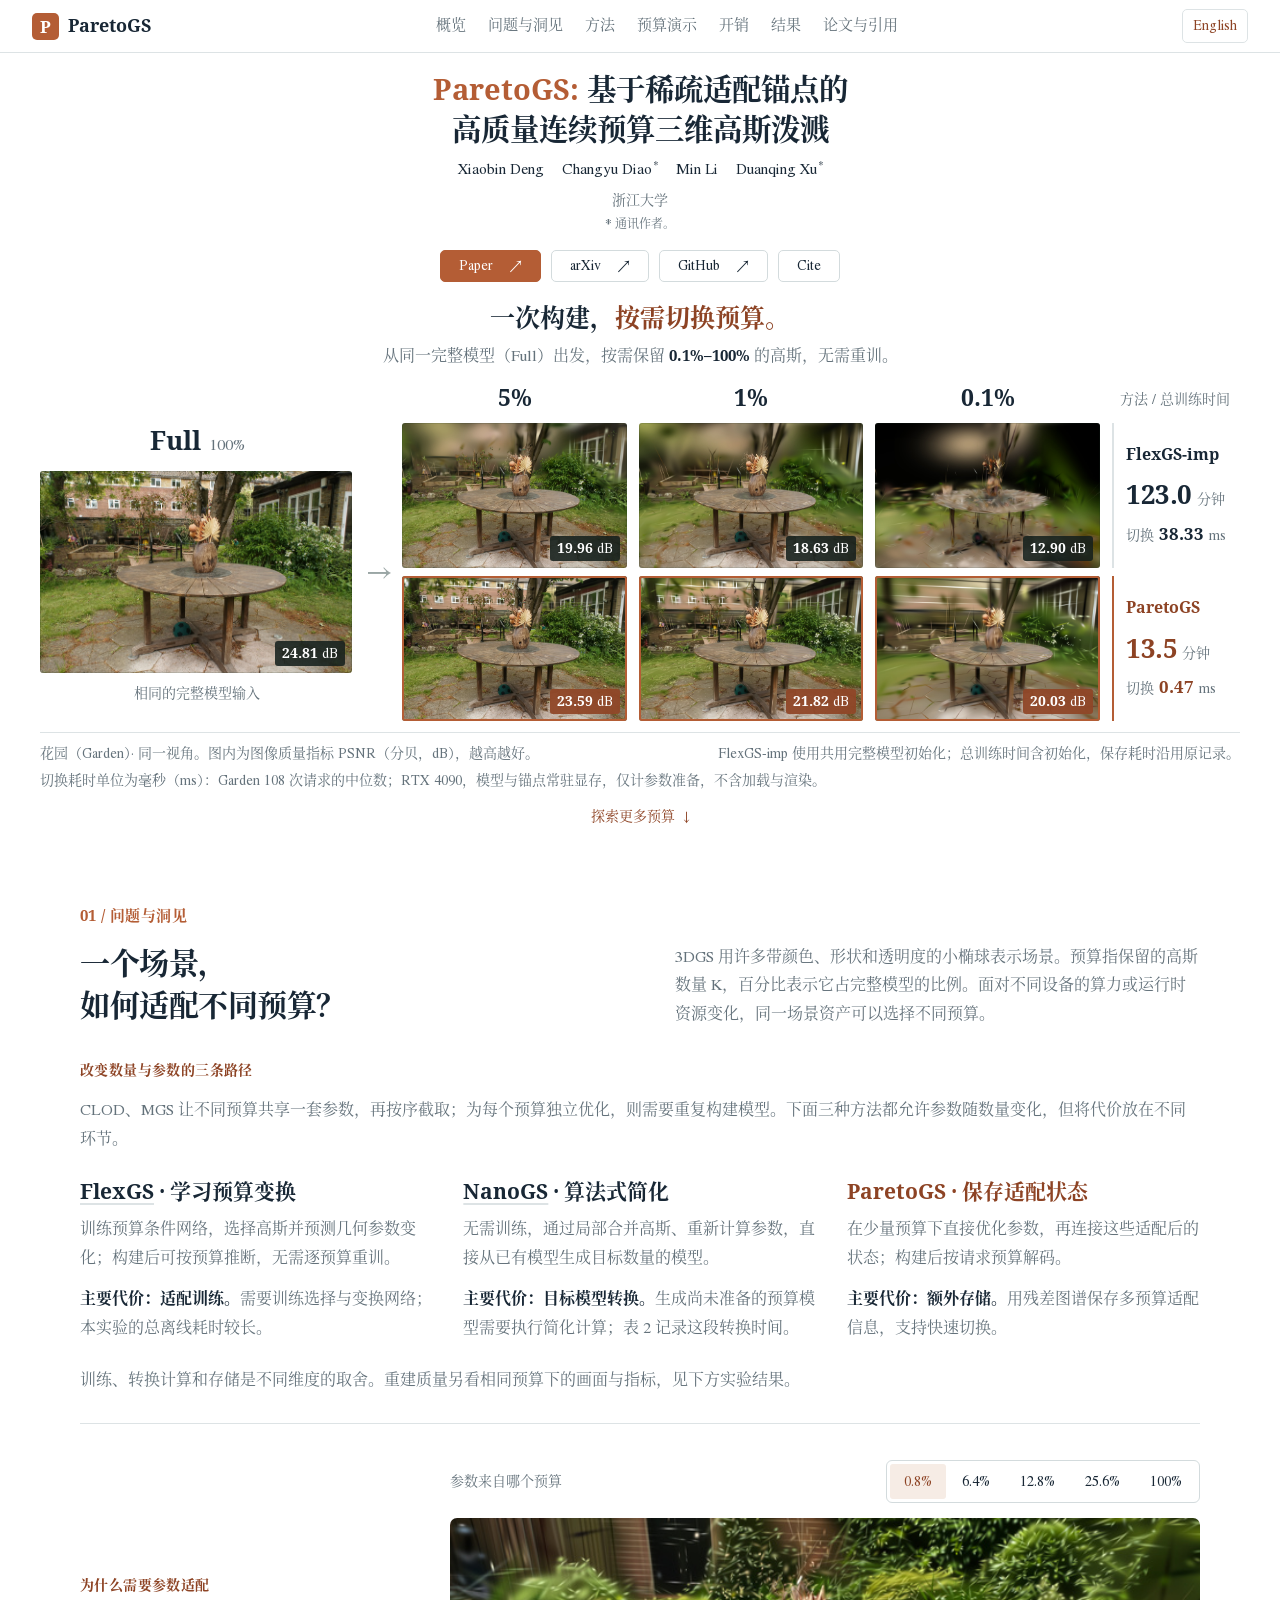
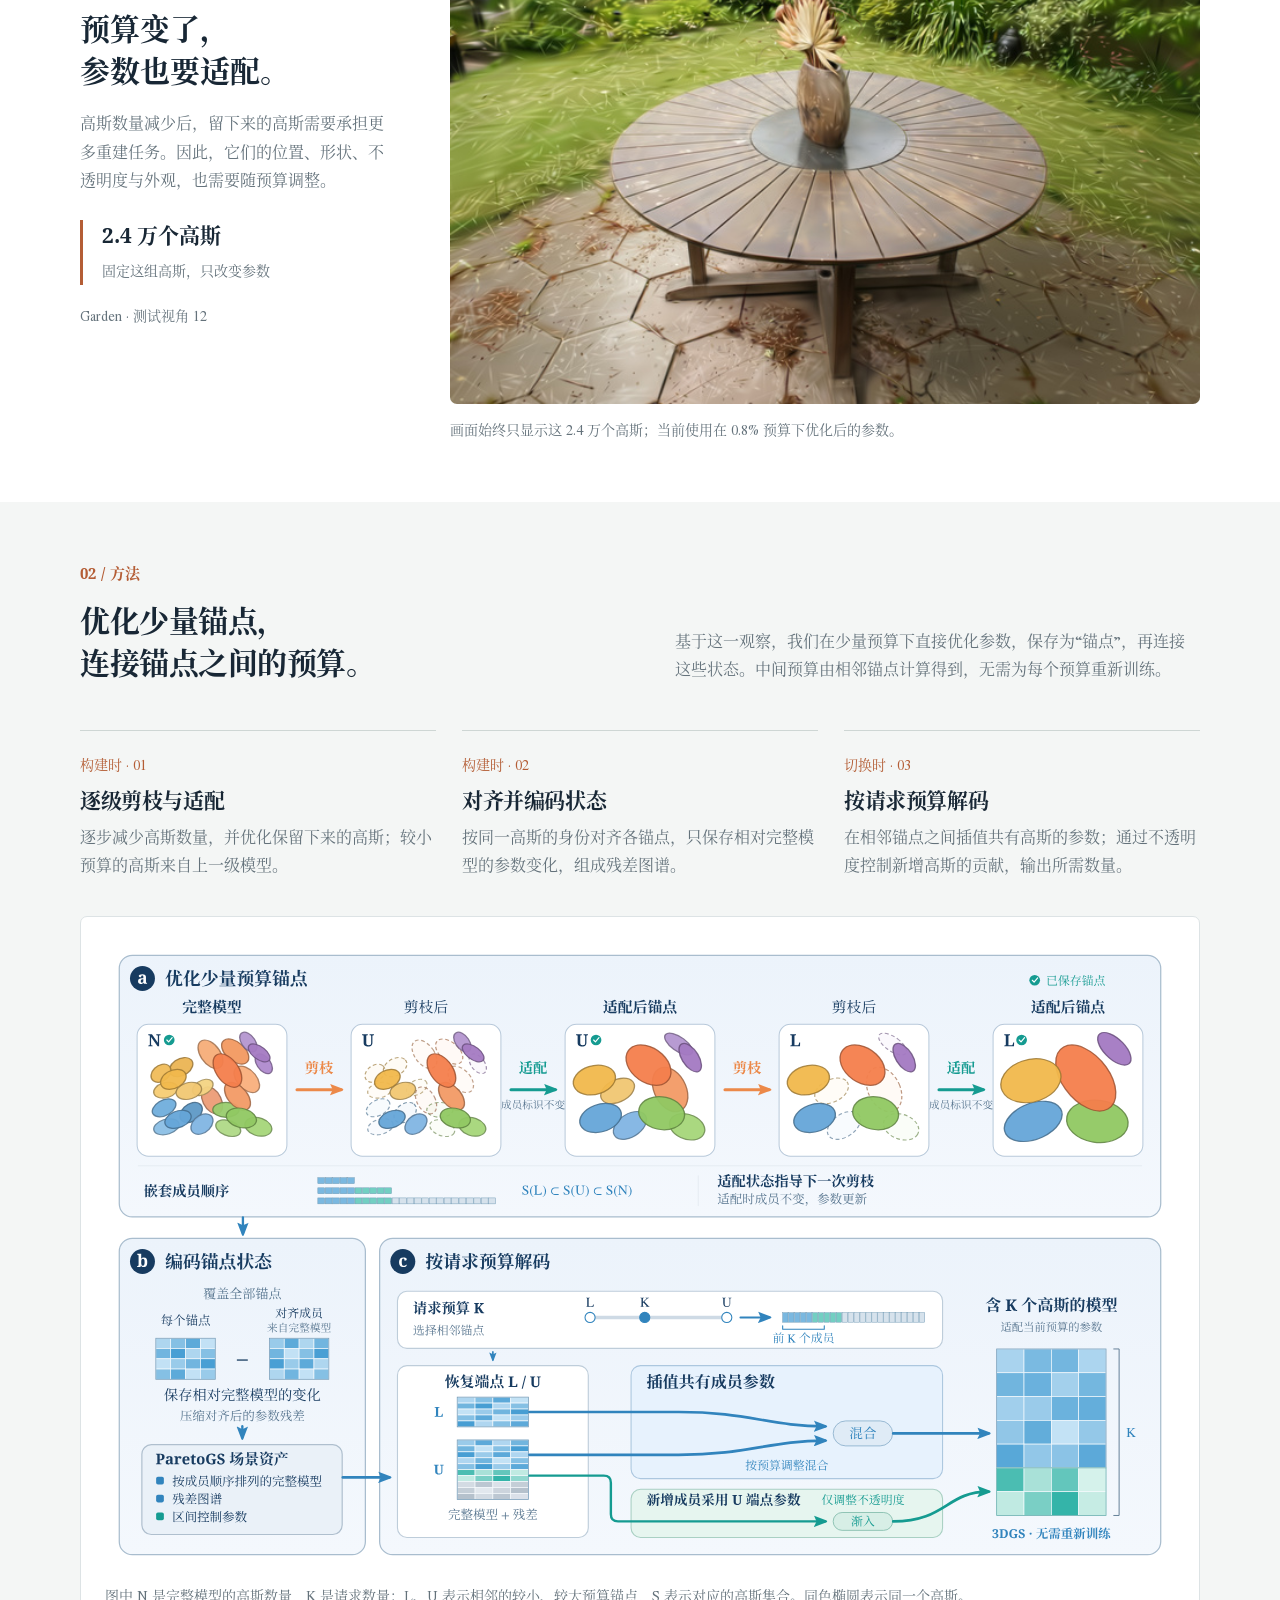
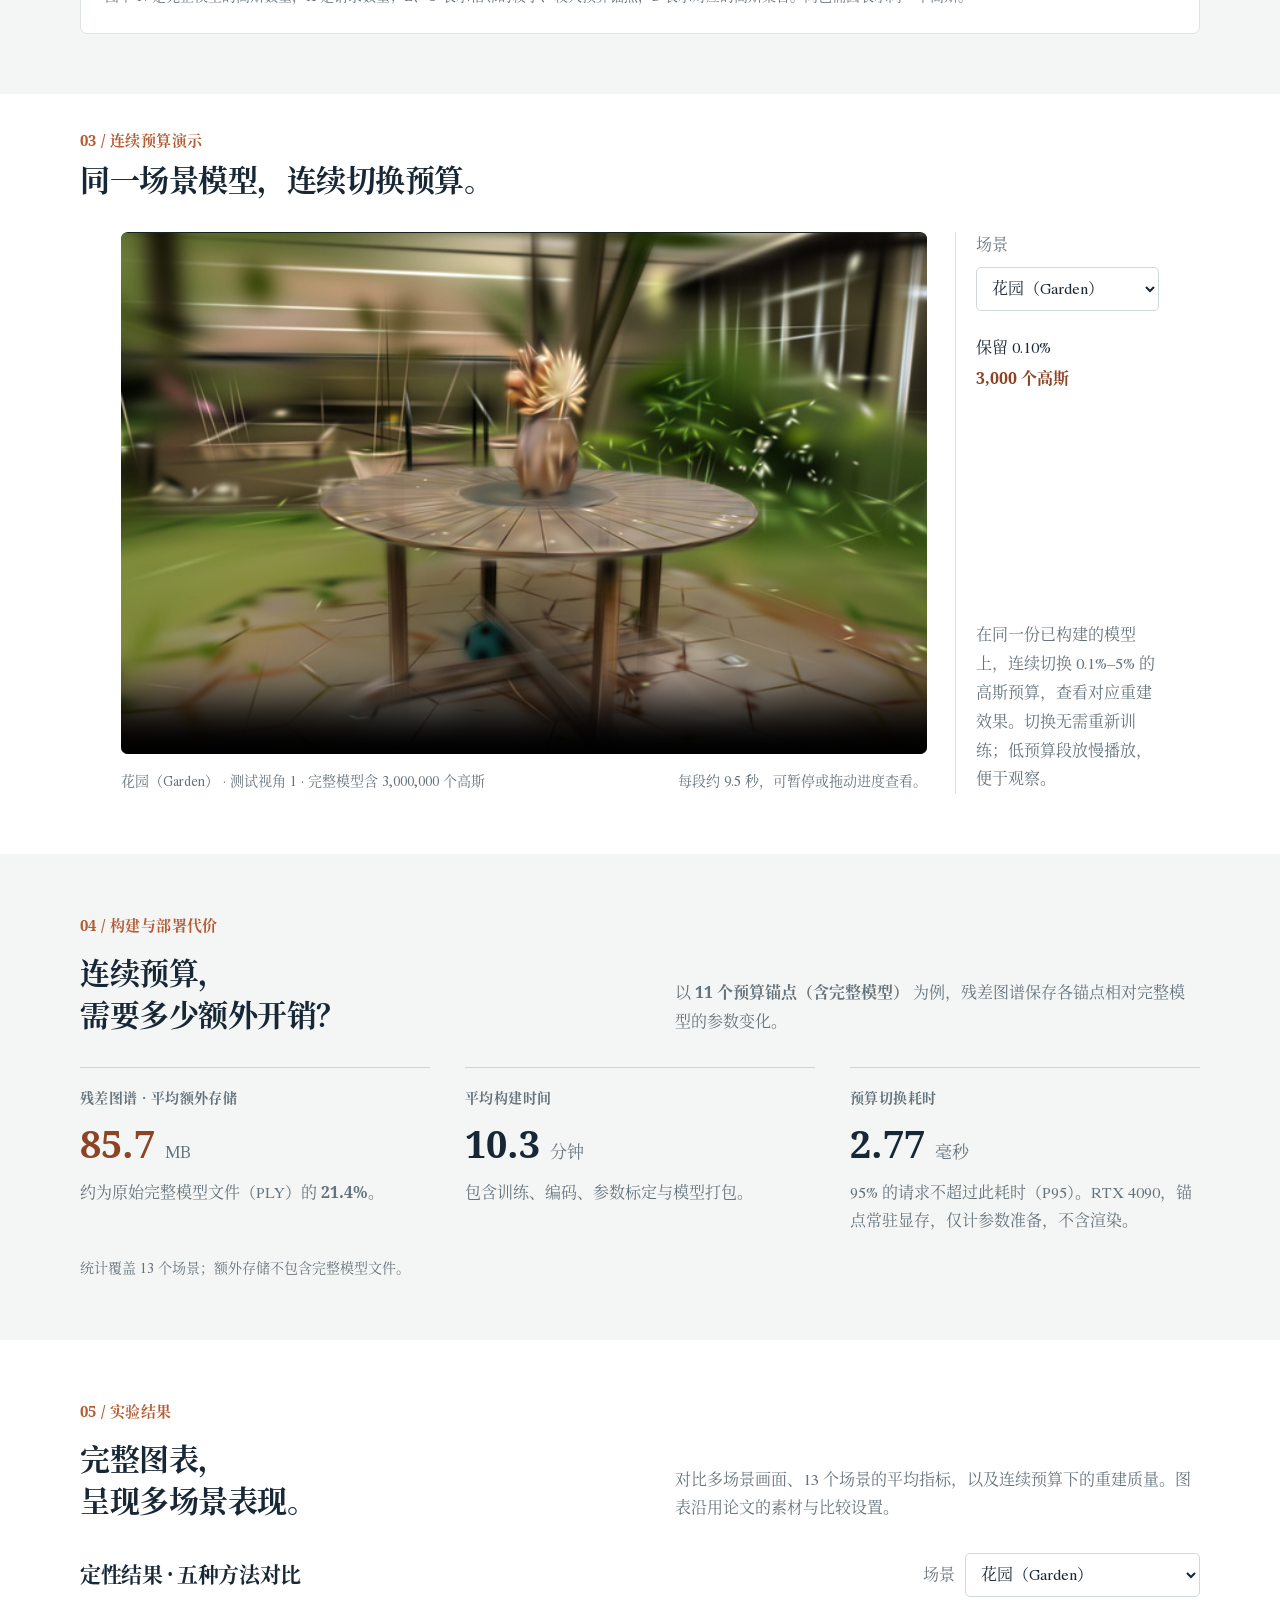
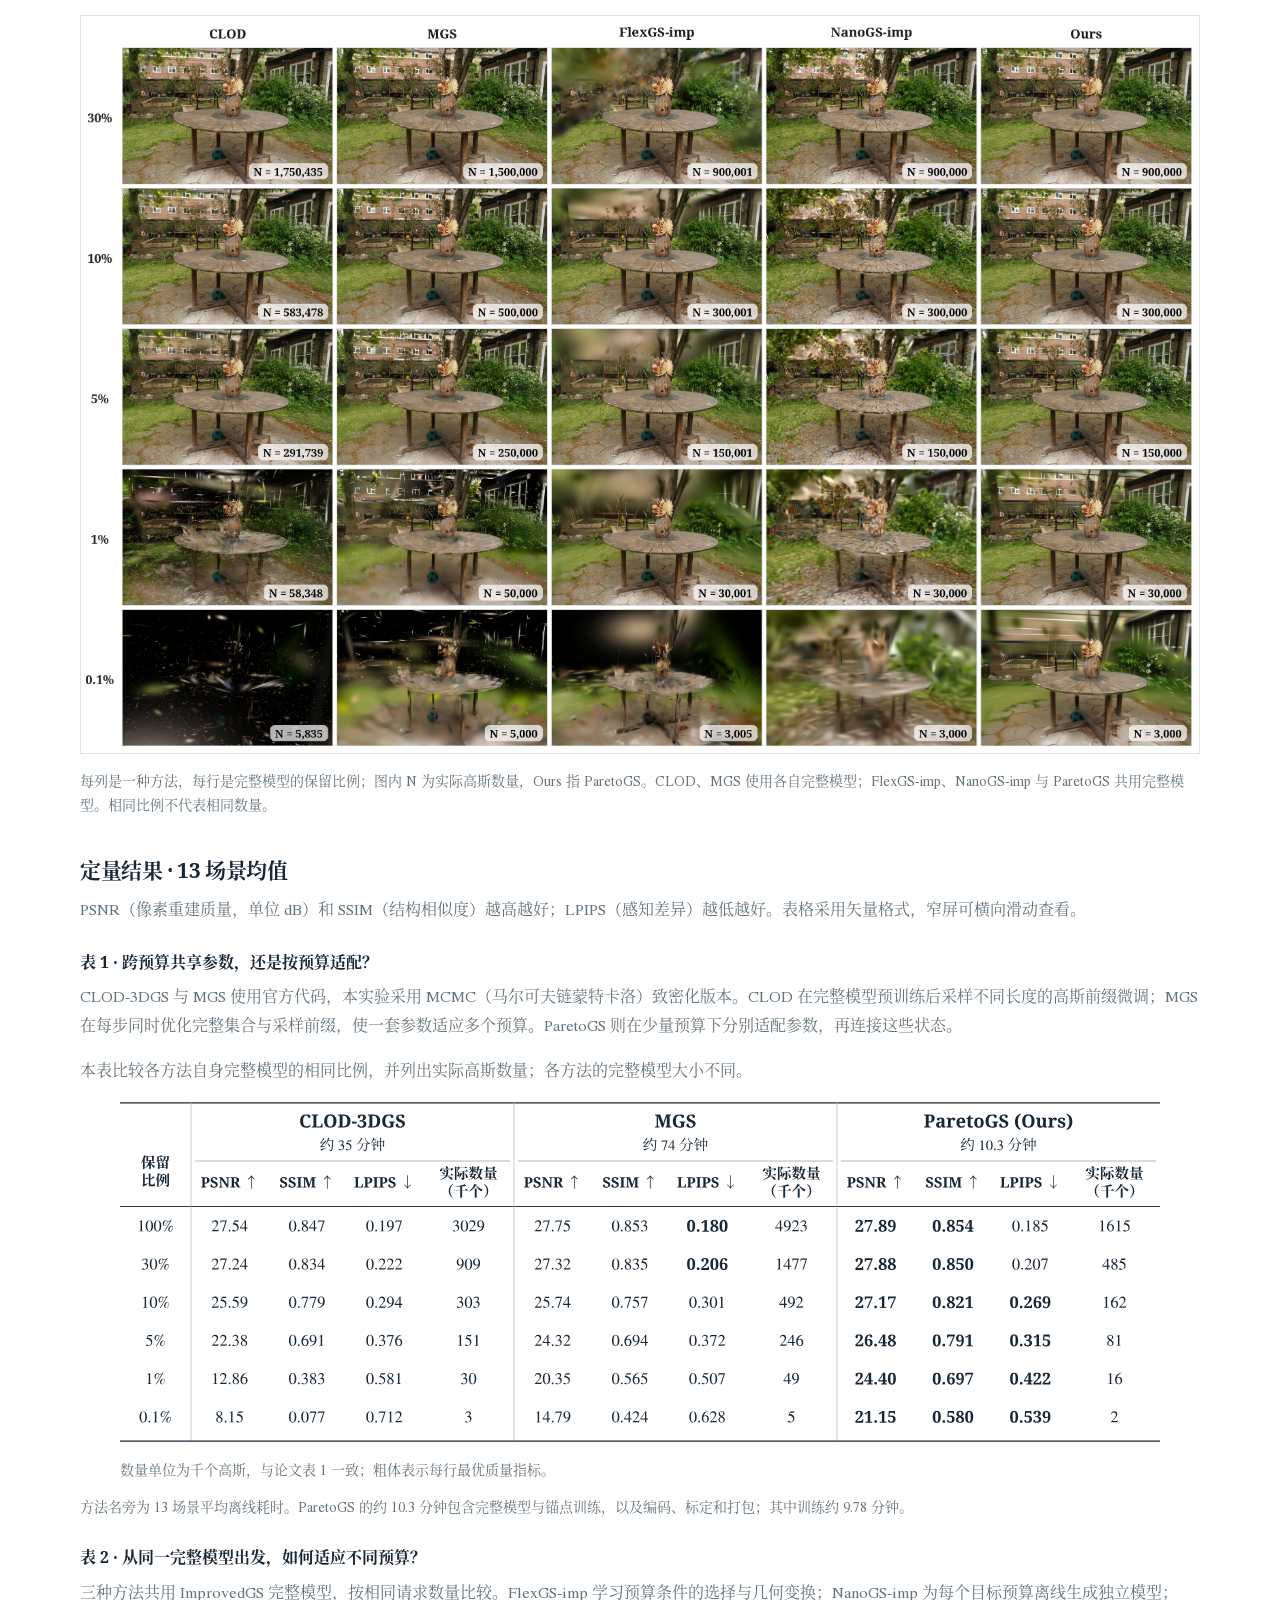
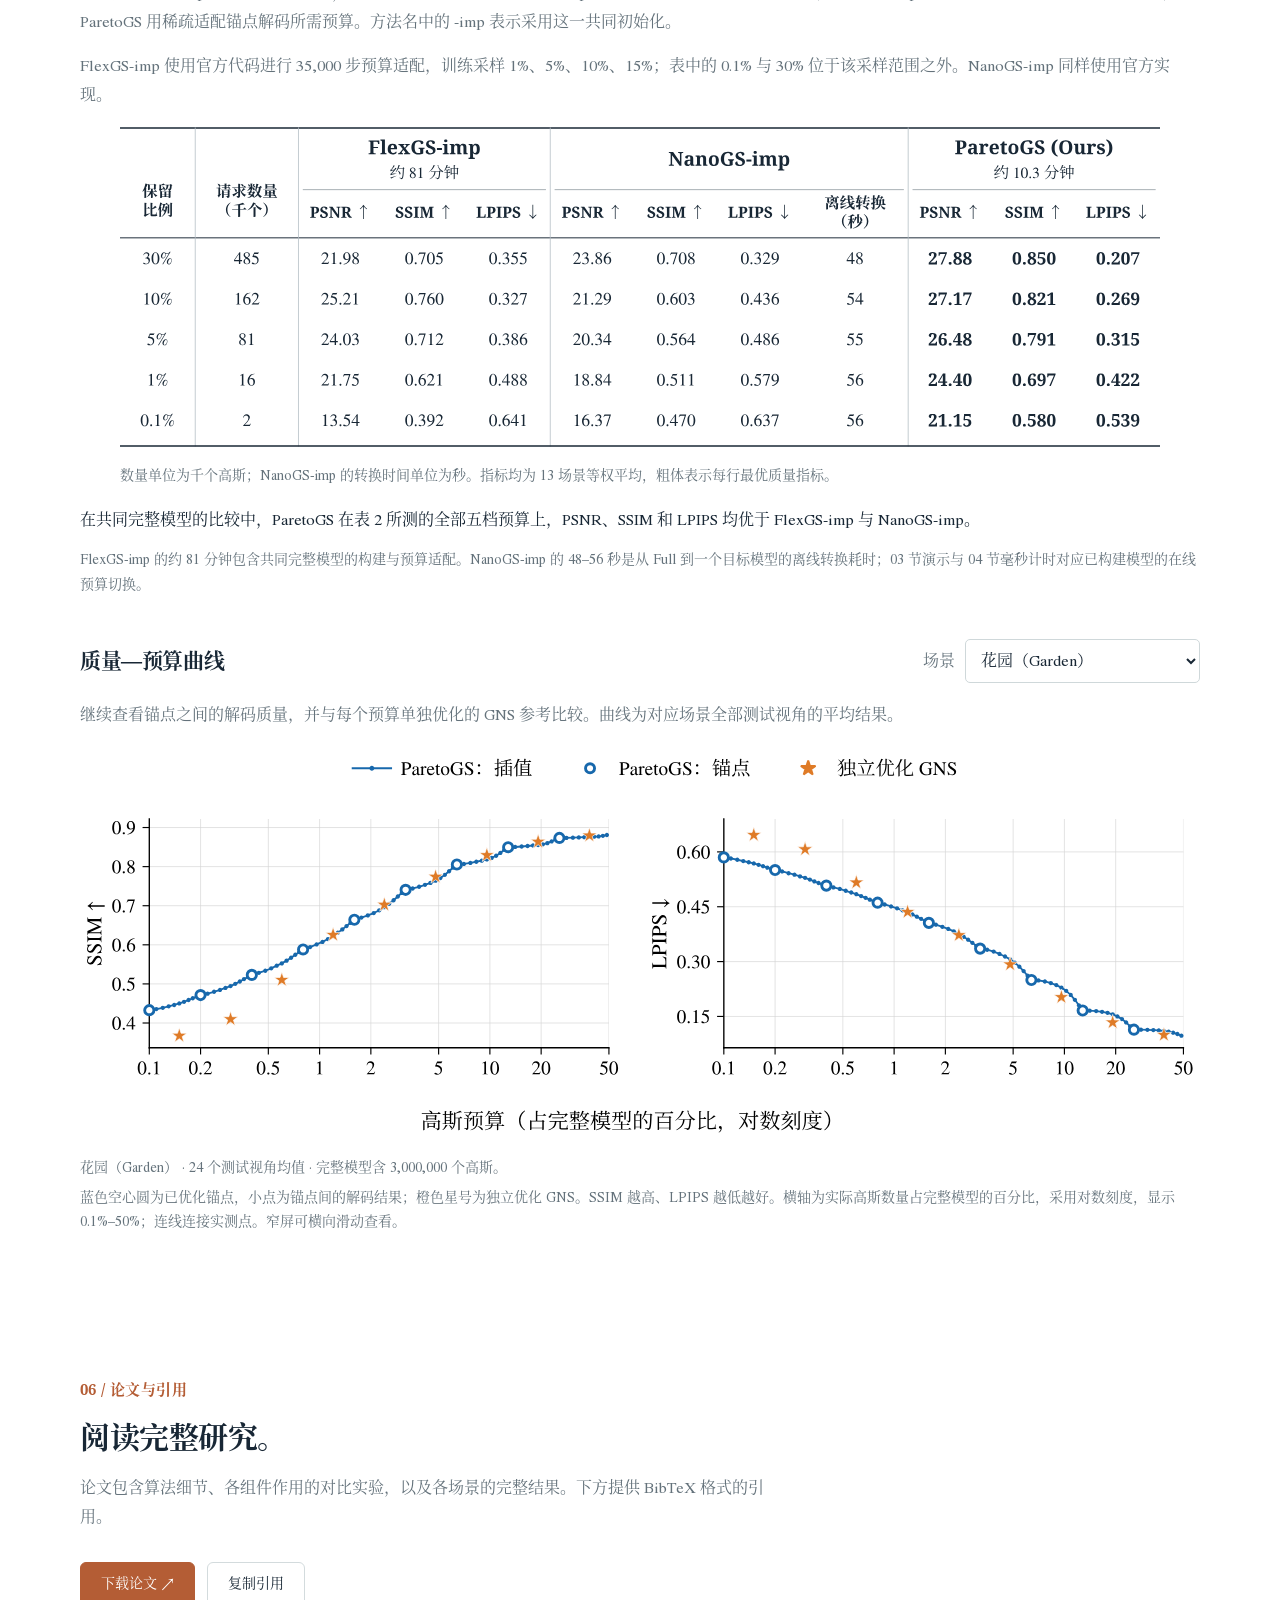
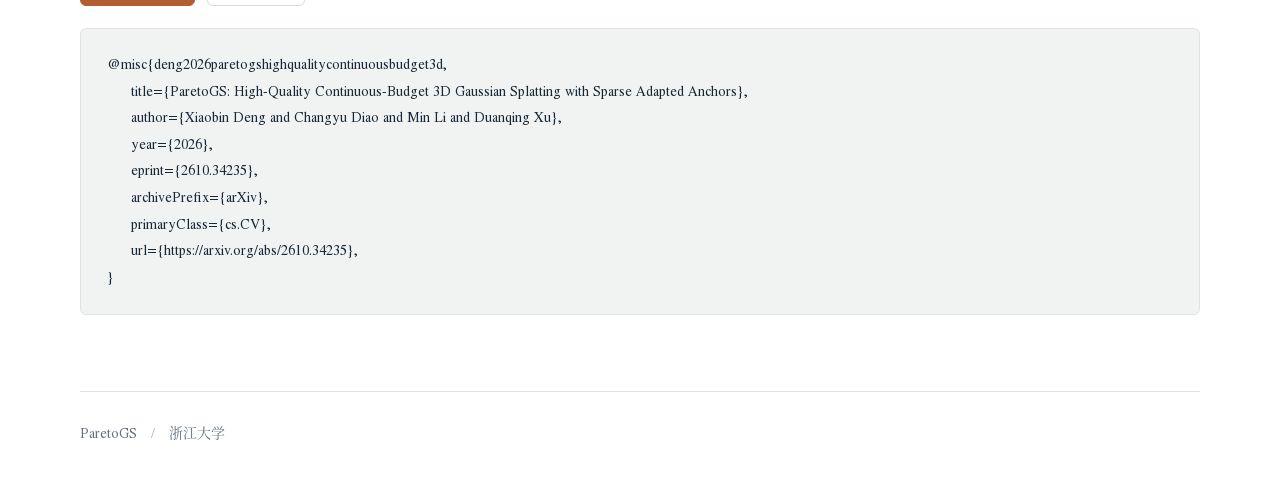
<file: zh.html>
<!doctype html>
<html lang="zh-CN">
<head>
  <meta charset="utf-8">
  <meta name="viewport" content="width=device-width, initial-scale=1">
  <link rel="alternate" hreflang="en" href="https://xiaobin2001.github.io/ParetoGS-Web/">
  <link rel="alternate" hreflang="zh-CN" href="https://xiaobin2001.github.io/ParetoGS-Web/zh.html">
  <meta name="description" content="ParetoGS 通过稀疏适配锚点，在连续高斯数量预算下解码高质量 3D Gaussian Splatting（3DGS）场景。查看方法、交互演示、实验结果与论文。">
  <title>ParetoGS: High-Quality Continuous-Budget 3D Gaussian Splatting with Sparse Adapted Anchors</title>
  <link rel="canonical" href="https://xiaobin2001.github.io/ParetoGS-Web/zh.html">
  <link rel="stylesheet" href="style.css?v=2315cd05eb31">
  <script src="app.js?v=b6374b1d3e6d" defer></script>
  <meta name="robots" content="index, follow, max-image-preview:large, max-snippet:-1, max-video-preview:-1">
  <meta name="author" content="Xiaobin Deng, Changyu Diao, Min Li, Duanqing Xu">
  <meta name="citation_title" content="ParetoGS: High-Quality Continuous-Budget 3D Gaussian Splatting with Sparse Adapted Anchors">
  <meta name="citation_author" content="Xiaobin Deng">
  <meta name="citation_author" content="Changyu Diao">
  <meta name="citation_author" content="Min Li">
  <meta name="citation_author" content="Duanqing Xu">
  <meta name="citation_publication_date" content="2026/10/25">
  <meta name="citation_language" content="en">
  <meta name="citation_arxiv_id" content="2610.34235">
  <meta name="citation_abstract_html_url" content="https://arxiv.org/abs/2610.34235">
  <meta name="citation_pdf_url" content="https://xiaobin2001.github.io/ParetoGS-Web/assets/paper.pdf">
  <meta property="og:type" content="article">
  <meta property="og:url" content="https://xiaobin2001.github.io/ParetoGS-Web/zh.html">
  <meta property="og:site_name" content="ParetoGS">
  <meta property="og:title" content="ParetoGS: High-Quality Continuous-Budget 3D Gaussian Splatting with Sparse Adapted Anchors">
  <meta property="og:description" content="ParetoGS 通过稀疏适配锚点，在连续高斯数量预算下解码高质量 3D Gaussian Splatting（3DGS）场景。查看方法、交互演示、实验结果与论文。">
  <meta property="og:locale" content="zh_CN">
  <meta property="og:locale:alternate" content="en_US">
  <meta name="twitter:card" content="summary">
  <meta name="twitter:title" content="ParetoGS: High-Quality Continuous-Budget 3D Gaussian Splatting with Sparse Adapted Anchors">
  <meta name="twitter:description" content="ParetoGS 通过稀疏适配锚点，在连续高斯数量预算下解码高质量 3D Gaussian Splatting（3DGS）场景。查看方法、交互演示、实验结果与论文。">
  <link rel="alternate" hreflang="x-default" href="https://xiaobin2001.github.io/ParetoGS-Web/">
  <script type="application/ld+json">
{
  "@context": "https://schema.org",
  "@type": "ScholarlyArticle",
  "name": "ParetoGS: High-Quality Continuous-Budget 3D Gaussian Splatting with Sparse Adapted Anchors",
  "headline": "ParetoGS: High-Quality Continuous-Budget 3D Gaussian Splatting with Sparse Adapted Anchors",
  "description": "ParetoGS 通过稀疏适配锚点，在连续高斯数量预算下解码高质量 3D Gaussian Splatting（3DGS）场景。查看方法、交互演示、实验结果与论文。",
  "author": [
    {
      "@type": "Person",
      "name": "Xiaobin Deng",
      "affiliation": {
        "@type": "Organization",
        "name": "Zhejiang University"
      }
    },
    {
      "@type": "Person",
      "name": "Changyu Diao",
      "affiliation": {
        "@type": "Organization",
        "name": "Zhejiang University"
      }
    },
    {
      "@type": "Person",
      "name": "Min Li",
      "affiliation": {
        "@type": "Organization",
        "name": "Zhejiang University"
      }
    },
    {
      "@type": "Person",
      "name": "Duanqing Xu",
      "affiliation": {
        "@type": "Organization",
        "name": "Zhejiang University"
      }
    }
  ],
  "inLanguage": "en",
  "keywords": [
    "3D Gaussian Splatting",
    "3DGS",
    "continuous budget",
    "level of detail",
    "ParetoGS"
  ],
  "isAccessibleForFree": true,
  "encoding": {
    "@type": "MediaObject",
    "encodingFormat": "application/pdf",
    "contentUrl": "https://xiaobin2001.github.io/ParetoGS-Web/assets/paper.pdf"
  },
  "identifier": "arXiv:2610.34235",
  "url": "https://arxiv.org/abs/2610.34235",
  "datePublished": "2026-10-25",
  "mainEntityOfPage": "https://xiaobin2001.github.io/ParetoGS-Web/zh.html"
}
  </script>
</head>
<body class="pareto">
  <header class="site-header">
    <nav class="nav-wrap" aria-label="主导航">
      <a class="wordmark" href="#overview"><span class="brand-mark" aria-hidden="true">P</span>ParetoGS</a>
      <div class="nav-links"><a href="#overview">概览</a><a href="#insight">问题与洞见</a><a href="#method">方法</a><a href="#explore">预算演示</a><a href="#cost">开销</a><a href="#results">结果</a><a href="#citation">论文与引用</a></div>
      <div class="nav-actions"><a class="language-toggle" href="./" lang="en" hreflang="en" aria-label="Switch to English">English</a></div>
    </nav>
  </header>

  <main>
    <section class="paper-overview" id="overview">
      <div class="paper-heading">
        <h1><span>ParetoGS:</span> 基于稀疏适配锚点的<br class="paper-title-break">高质量连续预算三维高斯泼溅</h1>
        <p class="authors"><span class="author-name">Xiaobin Deng</span> <span class="author-name">Changyu Diao<sup>*</sup></span> <span class="author-name">Min Li</span> <span class="author-name">Duanqing Xu<sup>*</sup></span></p><p class="affiliation">浙江大学</p><p class="author-note">* 通讯作者。</p>
        <div class="resource-links"><a class="button primary" href="assets/paper.pdf" target="_blank" rel="noopener">Paper <span aria-hidden="true">↗</span></a><a class="button" href="https://arxiv.org/abs/2610.34235" target="_blank" rel="noopener">arXiv <span aria-hidden="true">↗</span></a><a class="button" href="https://github.com/XiaoBin2001/ParetoGS" target="_blank" rel="noopener">GitHub <span aria-hidden="true">↗</span></a><a class="button" href="#bibtex">Cite</a></div>
      </div>

<div class="task-intro">
        <h2>一次构建，<span>按需切换预算。</span></h2>
        <p>从同一完整模型（Full）出发，按需保留 <strong>0.1%–100%</strong> 的高斯，无需重训。</p>
      </div>

      <figure class="budget-teaser" aria-label="共用完整模型，比较逐步降低预算后的重建质量与训练时间">
        <div class="teaser-grid">
          <div class="teaser-reference">
            <div class="teaser-reference-title"><strong>Full</strong><span>100%</span></div>
            <div class="teaser-photo">
                <img src="assets/cover/garden-view1-full-full.jpg" width="649" height="420" alt="共用完整模型 · 100% 预算，Garden 同一测试视角，PSNR 24.81 dB" decoding="async" fetchpriority="high">
                <span class="teaser-psnr"><strong>24.81</strong><span>dB</span></span>
              </div>
            <p>相同的完整模型输入</p>
          </div>
          <div class="teaser-flow" aria-hidden="true">→</div>
          <div class="teaser-budget" data-budget="5">5%</div>
          <div class="teaser-budget" data-budget="1">1%</div>
          <div class="teaser-budget" data-budget="0p1">0.1%</div>
          <div class="teaser-method-heading">方法 / 总训练时间</div>
            <div class="teaser-result teaser-flex" data-budget="5" data-method="flex">
              <div class="teaser-photo">
                <img src="assets/cover/garden-view1-flex-5.jpg" width="649" height="420" alt="FlexGS-imp · 5% 预算，Garden 同一测试视角，PSNR 19.96 dB" decoding="async">
                <span class="teaser-psnr"><strong>19.96</strong><span>dB</span></span>
              </div>
            </div>
            <div class="teaser-result teaser-flex" data-budget="1" data-method="flex">
              <div class="teaser-photo">
                <img src="assets/cover/garden-view1-flex-1.jpg" width="649" height="420" alt="FlexGS-imp · 1% 预算，Garden 同一测试视角，PSNR 18.63 dB" decoding="async">
                <span class="teaser-psnr"><strong>18.63</strong><span>dB</span></span>
              </div>
            </div>
            <div class="teaser-result teaser-flex" data-budget="0p1" data-method="flex">
              <div class="teaser-photo">
                <img src="assets/cover/garden-view1-flex-0p1.jpg" width="649" height="420" alt="FlexGS-imp · 0.1% 预算，Garden 同一测试视角，PSNR 12.90 dB" decoding="async">
                <span class="teaser-psnr"><strong>12.90</strong><span>dB</span></span>
              </div>
            </div>
            <div class="teaser-result teaser-ours" data-budget="5" data-method="ours">
              <div class="teaser-photo">
                <img src="assets/cover/garden-view1-ours-5.jpg" width="649" height="420" alt="ParetoGS · 5% 预算，Garden 同一测试视角，PSNR 23.59 dB" decoding="async">
                <span class="teaser-psnr"><strong>23.59</strong><span>dB</span></span>
              </div>
            </div>
            <div class="teaser-result teaser-ours" data-budget="1" data-method="ours">
              <div class="teaser-photo">
                <img src="assets/cover/garden-view1-ours-1.jpg" width="649" height="420" alt="ParetoGS · 1% 预算，Garden 同一测试视角，PSNR 21.82 dB" decoding="async">
                <span class="teaser-psnr"><strong>21.82</strong><span>dB</span></span>
              </div>
            </div>
            <div class="teaser-result teaser-ours" data-budget="0p1" data-method="ours">
              <div class="teaser-photo">
                <img src="assets/cover/garden-view1-ours-0p1.jpg" width="649" height="420" alt="ParetoGS · 0.1% 预算，Garden 同一测试视角，PSNR 20.03 dB" decoding="async">
                <span class="teaser-psnr"><strong>20.03</strong><span>dB</span></span>
              </div>
            </div>
          <div class="teaser-method teaser-flex">
            <strong class="teaser-method-name">FlexGS-imp</strong>

            <div class="teaser-time-label">总训练</div><div class="teaser-time"><strong>123.0</strong><span>分钟</span></div>
            <div class="teaser-switch" title="Garden 场景 108 次切换的中位参数准备耗时；RTX 4090，模型及锚点常驻显存，不含加载与渲染。"><span>切换</span><strong>38.33</strong><span>ms</span></div>

          </div>
          <div class="teaser-method teaser-ours">
            <strong class="teaser-method-name">ParetoGS</strong>

            <div class="teaser-time-label">总训练</div><div class="teaser-time"><strong>13.5</strong><span>分钟</span></div>
            <div class="teaser-switch" title="Garden 场景 108 次切换的中位参数准备耗时；RTX 4090，模型及锚点常驻显存，不含加载与渲染。"><span>切换</span><strong>0.47</strong><span>ms</span></div>

          </div>
        </div>
        <figcaption>
          <span>花园（Garden）· 同一视角。图内为图像质量指标 PSNR（分贝，dB），越高越好。</span>
          <span>FlexGS-imp 使用共用完整模型初始化；总训练时间含初始化，保存耗时沿用原记录。</span>
          <span class="teaser-timing-note">切换耗时单位为毫秒（ms）：Garden 108 次请求的中位数；RTX 4090，模型与锚点常驻显存，仅计参数准备，不含加载与渲染。</span>
        </figcaption>
      </figure>
      <a class="teaser-explore" href="#explore">探索更多预算 <span aria-hidden="true">↓</span></a>
    </section>

    <section class="section shell" id="insight">
      <div class="section-intro">
        <span class="section-number">01 / 问题与洞见</span>
        <h2>一个场景，<br>如何适配不同预算？</h2>
        <p>3DGS 用许多带颜色、形状和透明度的小椭球表示场景。预算指保留的高斯数量 K，百分比表示它占完整模型的比例。面对不同设备的算力或运行时资源变化，同一场景资产可以选择不同预算。</p>
      </div>
      <div class="prior-work">
        <span class="mini-label">改变数量与参数的三条路径</span>
        <p class="prior-context">CLOD、MGS 让不同预算共享一套参数，再按序截取；为每个预算独立优化，则需要重复构建模型。下面三种方法都允许参数随数量变化，但将代价放在不同环节。</p>
        <div class="prior-approaches">
          <article><h3><a href="https://flexgs.github.io/" target="_blank" rel="noopener">FlexGS</a> · 学习预算变换</h3><p>训练预算条件网络，选择高斯并预测几何参数变化；构建后可按预算推断，无需逐预算重训。</p><p class="approach-cost"><strong>主要代价：适配训练。</strong>需要训练选择与变换网络；本实验的总离线耗时较长。</p></article>
          <article><h3><a href="https://arxiv.org/abs/2603.16103" target="_blank" rel="noopener">NanoGS</a> · 算法式简化</h3><p>无需训练，通过局部合并高斯、重新计算参数，直接从已有模型生成目标数量的模型。</p><p class="approach-cost"><strong>主要代价：目标模型转换。</strong>生成尚未准备的预算模型需要执行简化计算；表 2 记录这段转换时间。</p></article>
          <article class="approach-ours"><h3>ParetoGS · 保存适配状态</h3><p>在少量预算下直接优化参数，再连接这些适配后的状态；构建后按请求预算解码。</p><p class="approach-cost"><strong>主要代价：额外存储。</strong>用残差图谱保存多预算适配信息，支持快速切换。</p></article>
        </div>
        <p class="tradeoff-note">训练、转换计算和存储是不同维度的取舍。重建质量另看相同预算下的画面与指标，见下方实验结果。</p>
      </div>
      <div class="insight-layout">
        <div class="insight-copy">
          <span class="mini-label">为什么需要参数适配</span>
          <h3>预算变了，<br>参数也要适配。</h3>
          <p>高斯数量减少后，留下来的高斯需要承担更多重建任务。因此，它们的位置、形状、不透明度与外观，也需要随预算调整。</p>
          <div class="identity-stamp"><strong>2.4 万个高斯</strong><span>固定这组高斯，只改变参数</span></div>
          <p class="insight-view">Garden · 测试视角 12</p>
        </div>
      <div class="insight-viewer">
        <div class="insight-controls"><span class="control-label">参数来自哪个预算</span><div class="segmented" role="group" aria-label="选择这组高斯的参数来源预算"><button data-state="0p8" class="active" aria-pressed="true">0.8%</button><button data-state="6p4">6.4%</button><button data-state="12p8">12.8%</button><button data-state="25p6">25.6%</button><button data-state="100">100%</button></div></div>
        <figure class="insight-stage" id="insight-stage"><img id="state-image" src="assets/insight/fixed-0p8.jpg" width="649" height="420" loading="lazy" alt="同一组 2.4 万个高斯，使用在 0.8% 预算下优化后的参数"></figure>
        <p class="insight-caption" id="state-caption" aria-live="polite">画面始终只显示这 2.4 万个高斯；当前使用在 0.8% 预算下优化后的参数。</p>
      </div></div>
    </section>

    <section class="section tinted" id="method"><div class="shell">
      <div class="section-intro"><span class="section-number">02 / 方法</span><h2>优化少量锚点，<br>连接锚点之间的预算。</h2><p>基于这一观察，我们在少量预算下直接优化参数，保存为“锚点”，再连接这些状态。中间预算由相邻锚点计算得到，无需为每个预算重新训练。</p></div>
      <div class="method-steps"><div><span>构建时 · 01</span><h3>逐级剪枝与适配</h3><p>逐步减少高斯数量，并优化保留下来的高斯；较小预算的高斯来自上一级模型。</p></div><div><span>构建时 · 02</span><h3>对齐并编码状态</h3><p>按同一高斯的身份对齐各锚点，只保存相对完整模型的参数变化，组成残差图谱。</p></div><div><span>切换时 · 03</span><h3>按请求预算解码</h3><p>在相邻锚点之间插值共有高斯的参数；通过不透明度控制新增高斯的贡献，输出所需数量。</p></div></div>
      <p class="scroll-hint">横向滑动查看完整流程 ↔</p>
      <figure class="wide-figure"><img src="assets/method-overview.svg?v=e4c07e47d47c" loading="lazy" alt="ParetoGS 方法：构建适配锚点、编码残差、按区间解码" width="1800" height="1056"><figcaption>图中 N 是完整模型的高斯数量，K 是请求数量；L、U 表示相邻的较小、较大预算锚点，S 表示对应的高斯集合。同色椭圆表示同一个高斯。</figcaption></figure>
    </div></section>

    <section class="section shell budget-explorer" id="explore">
      <div class="section-intro"><span class="section-number">03 / 连续预算演示</span><h2>同一场景模型，连续切换预算。</h2></div>
      <div class="media-layout budget-media">
        <aside class="media-controls" aria-label="视频场景与当前预算"><label class="scene-picker">场景 <select id="demo-scene"><option value="garden">花园（Garden）</option><option value="bicycle">自行车（Bicycle）</option><option value="stump">树桩（Stump）</option><option value="flowers">花卉（Flowers）</option><option value="treehill">树坡（Treehill）</option><option value="room">房间（Room）</option><option value="counter">柜台（Counter）</option><option value="kitchen">厨房（Kitchen）</option><option value="bonsai">盆景（Bonsai）</option><option value="train">火车（Train）</option><option value="truck">卡车（Truck）</option><option value="playroom">游戏室（Playroom）</option><option value="drjohnson">DrJohnson（Drjohnson）</option></select></label><div class="demo-readout"><span id="budget-caption">保留 0.10%</span><strong id="budget-count">3,000 个高斯</strong></div><p class="demo-description">在同一份已构建的模型上，连续切换 0.1%–5% 的高斯预算，查看对应重建效果。切换无需重新训练；低预算段放慢播放，便于观察。</p></aside>
        <figure class="budget-video"><video id="budget-video" controls muted loop playsinline preload="metadata" poster="assets/demo/garden.jpg" src="assets/demo/garden.mp4" aria-label="高斯数量从 0.1% 增加到 5% 的连续预算演示">当前浏览器不支持视频播放。</video><figcaption><span id="demo-view">Garden · 测试视角 1 · 完整模型含 300 万个高斯</span><span>每段约 9.5 秒，可暂停或拖动进度查看。</span></figcaption></figure>
      </div>
      <script type="application/json" id="demo-data">{"garden":{"src":"assets/demo/garden.mp4","poster":"assets/demo/garden.jpg","fps":30,"budgets":[3000,3000,3000,3000,3000,3000,3000,3000,3000,3000,3000,3000,3000,3000,3000,3000,3050,3100,3151,3203,3256,3310,3364,3420,3476,3534,3592,3651,3711,3773,3835,3898,3962,4028,4094,4162,4231,4300,4371,4444,4517,4591,4667,4744,4823,4902,4983,5065,5149,5234,5320,5408,5497,5588,5680,5774,5869,5966,6064,6165,6266,6370,6475,6582,6690,6801,6913,7027,7143,7261,7381,7503,7626,7752,7880,8010,8142,8277,8413,8552,8693,8837,8983,9131,9282,9435,9590,9749,9910,10073,10239,10408,10580,10755,10932,11113,11296,11482,11672,11864,12060,12259,12462,12667,12876,13089,13305,13524,13748,13974,14205,14440,14678,14920,15166,15417,15671,15930,16192,16460,16731,17007,17288,17573,17863,18158,18458,18763,19072,19387,19707,20032,20363,20699,21040,21388,21740,22099,22464,22835,23212,23595,23984,24380,24782,25191,25607,26029,26459,26896,27339,27791,28249,28716,29189,29671,30161,30659,31164,31679,32202,32733,33273,33822,34380,34948,35525,36111,36707,37313,37928,38554,39191,39837,40495,41163,41842,42533,43235,43948,44674,45411,46160,46922,47696,48483,49284,50097,50924,51764,52618,53487,54369,55267,56179,57106,58048,59006,59980,60970,61976,62999,64038,65095,66170,67262,68372,69500,70647,71813,72998,74203,75427,76672,77937,79223,80531,81860,83211,84584,85980,87399,88841,90307,91798,93313,94852,96418,98009,99626,101271,102942,104641,106368,108123,109907,111721,113565,115439,117344,119281,121249,123250,125284,127352,129453,131590,133761,135969,138213,140494,142812,145169,147565,150000,150000,150000,150000,150000,150000,150000,150000,150000,150000,150000,150000,150000,150000,150000,150000,150000,150000,150000,150000,150000,150000,150000,150000,150000,150000,150000,150000,150000,150000,150000],"full":3000000,"view":1,"label":"花园（Garden）"},"bicycle":{"src":"assets/demo/bicycle.mp4","poster":"assets/demo/bicycle.jpg","fps":30,"budgets":[3000,3000,3000,3000,3000,3000,3000,3000,3000,3000,3000,3000,3000,3000,3000,3000,3050,3100,3151,3203,3256,3310,3364,3420,3476,3534,3592,3651,3711,3773,3835,3898,3962,4028,4094,4162,4231,4300,4371,4444,4517,4591,4667,4744,4823,4902,4983,5065,5149,5234,5320,5408,5497,5588,5680,5774,5869,5966,6064,6165,6266,6370,6475,6582,6690,6801,6913,7027,7143,7261,7381,7503,7626,7752,7880,8010,8142,8277,8413,8552,8693,8837,8983,9131,9282,9435,9590,9749,9910,10073,10239,10408,10580,10755,10932,11113,11296,11482,11672,11864,12060,12259,12462,12667,12876,13089,13305,13524,13748,13974,14205,14440,14678,14920,15166,15417,15671,15930,16192,16460,16731,17007,17288,17573,17863,18158,18458,18763,19072,19387,19707,20032,20363,20699,21040,21388,21740,22099,22464,22835,23212,23595,23984,24380,24782,25191,25607,26029,26459,26896,27339,27791,28249,28716,29189,29671,30161,30659,31164,31679,32202,32733,33273,33822,34380,34948,35525,36111,36707,37313,37928,38554,39191,39837,40495,41163,41842,42533,43235,43948,44674,45411,46160,46922,47696,48483,49284,50097,50924,51764,52618,53487,54369,55267,56179,57106,58048,59006,59980,60970,61976,62999,64038,65095,66170,67262,68372,69500,70647,71813,72998,74203,75427,76672,77937,79223,80531,81860,83211,84584,85980,87399,88841,90307,91798,93313,94852,96418,98009,99626,101271,102942,104641,106368,108123,109907,111721,113565,115439,117344,119281,121249,123250,125284,127352,129453,131590,133761,135969,138213,140494,142812,145169,147565,150000,150000,150000,150000,150000,150000,150000,150000,150000,150000,150000,150000,150000,150000,150000,150000,150000,150000,150000,150000,150000,150000,150000,150000,150000,150000,150000,150000,150000,150000,150000],"full":3000000,"view":4,"label":"自行车（Bicycle）"},"stump":{"src":"assets/demo/stump.mp4","poster":"assets/demo/stump.jpg","fps":30,"budgets":[3000,3000,3000,3000,3000,3000,3000,3000,3000,3000,3000,3000,3000,3000,3000,3000,3050,3100,3151,3203,3256,3310,3364,3420,3476,3534,3592,3651,3711,3773,3835,3898,3962,4028,4094,4162,4231,4300,4371,4444,4517,4591,4667,4744,4823,4902,4983,5065,5149,5234,5320,5408,5497,5588,5680,5774,5869,5966,6064,6165,6266,6370,6475,6582,6690,6801,6913,7027,7143,7261,7381,7503,7626,7752,7880,8010,8142,8277,8413,8552,8693,8837,8983,9131,9282,9435,9590,9749,9910,10073,10239,10408,10580,10755,10932,11113,11296,11482,11672,11864,12060,12259,12462,12667,12876,13089,13305,13524,13748,13974,14205,14440,14678,14920,15166,15417,15671,15930,16192,16460,16731,17007,17288,17573,17863,18158,18458,18763,19072,19387,19707,20032,20363,20699,21040,21388,21740,22099,22464,22835,23212,23595,23984,24380,24782,25191,25607,26029,26459,26896,27339,27791,28249,28716,29189,29671,30161,30659,31164,31679,32202,32733,33273,33822,34380,34948,35525,36111,36707,37313,37928,38554,39191,39837,40495,41163,41842,42533,43235,43948,44674,45411,46160,46922,47696,48483,49284,50097,50924,51764,52618,53487,54369,55267,56179,57106,58048,59006,59980,60970,61976,62999,64038,65095,66170,67262,68372,69500,70647,71813,72998,74203,75427,76672,77937,79223,80531,81860,83211,84584,85980,87399,88841,90307,91798,93313,94852,96418,98009,99626,101271,102942,104641,106368,108123,109907,111721,113565,115439,117344,119281,121249,123250,125284,127352,129453,131590,133761,135969,138213,140494,142812,145169,147565,150000,150000,150000,150000,150000,150000,150000,150000,150000,150000,150000,150000,150000,150000,150000,150000,150000,150000,150000,150000,150000,150000,150000,150000,150000,150000,150000,150000,150000,150000,150000],"full":3000000,"view":0,"label":"树桩（Stump）"},"flowers":{"src":"assets/demo/flowers.mp4","poster":"assets/demo/flowers.jpg","fps":30,"budgets":[1500,1500,1500,1500,1500,1500,1500,1500,1500,1500,1500,1500,1500,1500,1500,1500,1525,1550,1575,1601,1628,1655,1682,1710,1738,1767,1796,1826,1856,1886,1917,1949,1981,2014,2047,2081,2115,2150,2186,2222,2258,2296,2334,2372,2411,2451,2491,2533,2574,2617,2660,2704,2749,2794,2840,2887,2935,2983,3032,3082,3133,3185,3237,3291,3345,3400,3456,3514,3571,3630,3690,3751,3813,3876,3940,4005,4071,4138,4207,4276,4347,4418,4491,4565,4641,4717,4795,4874,4955,5037,5120,5204,5290,5377,5466,5556,5648,5741,5836,5932,6030,6130,6231,6334,6438,6544,6652,6762,6874,6987,7103,7220,7339,7460,7583,7708,7835,7965,8096,8230,8366,8504,8644,8787,8932,9079,9229,9381,9536,9693,9853,10016,10181,10349,10520,10694,10870,11050,11232,11417,11606,11797,11992,12190,12391,12596,12803,13015,13229,13448,13670,13895,14125,14358,14595,14836,15080,15329,15582,15839,16101,16366,16637,16911,17190,17474,17762,18055,18353,18656,18964,19277,19595,19919,20247,20582,20921,21266,21617,21974,22337,22705,23080,23461,23848,24242,24642,25048,25462,25882,26309,26743,27185,27633,28089,28553,29024,29503,29990,30485,30988,31499,32019,32548,33085,33631,34186,34750,35323,35906,36499,37101,37714,38336,38969,39612,40265,40930,41605,42292,42990,43699,44421,45154,45899,46656,47426,48209,49005,49813,50635,51471,52320,53184,54061,54954,55861,56782,57720,58672,59640,60625,61625,62642,63676,64727,65795,66881,67984,69106,70247,71406,72585,73782,75000,75000,75000,75000,75000,75000,75000,75000,75000,75000,75000,75000,75000,75000,75000,75000,75000,75000,75000,75000,75000,75000,75000,75000,75000,75000,75000,75000,75000,75000,75000],"full":1500000,"view":0,"label":"花卉（Flowers）"},"treehill":{"src":"assets/demo/treehill.mp4","poster":"assets/demo/treehill.jpg","fps":30,"budgets":[1500,1500,1500,1500,1500,1500,1500,1500,1500,1500,1500,1500,1500,1500,1500,1500,1525,1550,1575,1601,1628,1655,1682,1710,1738,1767,1796,1826,1856,1886,1917,1949,1981,2014,2047,2081,2115,2150,2186,2222,2258,2296,2334,2372,2411,2451,2491,2533,2574,2617,2660,2704,2749,2794,2840,2887,2935,2983,3032,3082,3133,3185,3237,3291,3345,3400,3456,3514,3571,3630,3690,3751,3813,3876,3940,4005,4071,4138,4207,4276,4347,4418,4491,4565,4641,4717,4795,4874,4955,5037,5120,5204,5290,5377,5466,5556,5648,5741,5836,5932,6030,6130,6231,6334,6438,6544,6652,6762,6874,6987,7103,7220,7339,7460,7583,7708,7835,7965,8096,8230,8366,8504,8644,8787,8932,9079,9229,9381,9536,9693,9853,10016,10181,10349,10520,10694,10870,11050,11232,11417,11606,11797,11992,12190,12391,12596,12803,13015,13229,13448,13670,13895,14125,14358,14595,14836,15080,15329,15582,15839,16101,16366,16637,16911,17190,17474,17762,18055,18353,18656,18964,19277,19595,19919,20247,20582,20921,21266,21617,21974,22337,22705,23080,23461,23848,24242,24642,25048,25462,25882,26309,26743,27185,27633,28089,28553,29024,29503,29990,30485,30988,31499,32019,32548,33085,33631,34186,34750,35323,35906,36499,37101,37714,38336,38969,39612,40265,40930,41605,42292,42990,43699,44421,45154,45899,46656,47426,48209,49005,49813,50635,51471,52320,53184,54061,54954,55861,56782,57720,58672,59640,60625,61625,62642,63676,64727,65795,66881,67984,69106,70247,71406,72585,73782,75000,75000,75000,75000,75000,75000,75000,75000,75000,75000,75000,75000,75000,75000,75000,75000,75000,75000,75000,75000,75000,75000,75000,75000,75000,75000,75000,75000,75000,75000,75000],"full":1500000,"view":0,"label":"树坡（Treehill）"},"room":{"src":"assets/demo/room.mp4","poster":"assets/demo/room.jpg","fps":30,"budgets":[1000,1000,1000,1000,1000,1000,1000,1000,1000,1000,1000,1000,1000,1000,1000,1000,1017,1033,1050,1068,1085,1103,1121,1140,1159,1178,1197,1217,1237,1258,1278,1299,1321,1343,1365,1387,1410,1433,1457,1481,1506,1530,1556,1581,1608,1634,1661,1688,1716,1745,1773,1803,1832,1863,1893,1925,1956,1989,2021,2055,2089,2123,2158,2194,2230,2267,2304,2342,2381,2420,2460,2501,2542,2584,2627,2670,2714,2759,2804,2851,2898,2946,2994,3044,3094,3145,3197,3250,3303,3358,3413,3469,3527,3585,3644,3704,3765,3827,3891,3955,4020,4086,4154,4222,4292,4363,4435,4508,4583,4658,4735,4813,4893,4973,5055,5139,5224,5310,5397,5487,5577,5669,5763,5858,5954,6053,6153,6254,6357,6462,6569,6677,6788,6900,7013,7129,7247,7366,7488,7612,7737,7865,7995,8127,8261,8397,8536,8676,8820,8965,9113,9264,9416,9572,9730,9890,10054,10220,10388,10560,10734,10911,11091,11274,11460,11649,11842,12037,12236,12438,12643,12851,13064,13279,13498,13721,13947,14178,14412,14649,14891,15137,15387,15641,15899,16161,16428,16699,16975,17255,17539,17829,18123,18422,18726,19035,19349,19669,19993,20323,20659,21000,21346,21698,22057,22421,22791,23167,23549,23938,24333,24734,25142,25557,25979,26408,26844,27287,27737,28195,28660,29133,29614,30102,30599,31104,31617,32139,32670,33209,33757,34314,34880,35456,36041,36636,37240,37855,38480,39115,39760,40416,41083,41761,42451,43151,43863,44587,45323,46071,46831,47604,48390,49188,50000,50000,50000,50000,50000,50000,50000,50000,50000,50000,50000,50000,50000,50000,50000,50000,50000,50000,50000,50000,50000,50000,50000,50000,50000,50000,50000,50000,50000,50000,50000],"full":1000000,"view":0,"label":"房间（Room）"},"counter":{"src":"assets/demo/counter.mp4","poster":"assets/demo/counter.jpg","fps":30,"budgets":[1000,1000,1000,1000,1000,1000,1000,1000,1000,1000,1000,1000,1000,1000,1000,1000,1017,1033,1050,1068,1085,1103,1121,1140,1159,1178,1197,1217,1237,1258,1278,1299,1321,1343,1365,1387,1410,1433,1457,1481,1506,1530,1556,1581,1608,1634,1661,1688,1716,1745,1773,1803,1832,1863,1893,1925,1956,1989,2021,2055,2089,2123,2158,2194,2230,2267,2304,2342,2381,2420,2460,2501,2542,2584,2627,2670,2714,2759,2804,2851,2898,2946,2994,3044,3094,3145,3197,3250,3303,3358,3413,3469,3527,3585,3644,3704,3765,3827,3891,3955,4020,4086,4154,4222,4292,4363,4435,4508,4583,4658,4735,4813,4893,4973,5055,5139,5224,5310,5397,5487,5577,5669,5763,5858,5954,6053,6153,6254,6357,6462,6569,6677,6788,6900,7013,7129,7247,7366,7488,7612,7737,7865,7995,8127,8261,8397,8536,8676,8820,8965,9113,9264,9416,9572,9730,9890,10054,10220,10388,10560,10734,10911,11091,11274,11460,11649,11842,12037,12236,12438,12643,12851,13064,13279,13498,13721,13947,14178,14412,14649,14891,15137,15387,15641,15899,16161,16428,16699,16975,17255,17539,17829,18123,18422,18726,19035,19349,19669,19993,20323,20659,21000,21346,21698,22057,22421,22791,23167,23549,23938,24333,24734,25142,25557,25979,26408,26844,27287,27737,28195,28660,29133,29614,30102,30599,31104,31617,32139,32670,33209,33757,34314,34880,35456,36041,36636,37240,37855,38480,39115,39760,40416,41083,41761,42451,43151,43863,44587,45323,46071,46831,47604,48390,49188,50000,50000,50000,50000,50000,50000,50000,50000,50000,50000,50000,50000,50000,50000,50000,50000,50000,50000,50000,50000,50000,50000,50000,50000,50000,50000,50000,50000,50000,50000,50000],"full":1000000,"view":0,"label":"柜台（Counter）"},"kitchen":{"src":"assets/demo/kitchen.mp4","poster":"assets/demo/kitchen.jpg","fps":30,"budgets":[1000,1000,1000,1000,1000,1000,1000,1000,1000,1000,1000,1000,1000,1000,1000,1000,1017,1033,1050,1068,1085,1103,1121,1140,1159,1178,1197,1217,1237,1258,1278,1299,1321,1343,1365,1387,1410,1433,1457,1481,1506,1530,1556,1581,1608,1634,1661,1688,1716,1745,1773,1803,1832,1863,1893,1925,1956,1989,2021,2055,2089,2123,2158,2194,2230,2267,2304,2342,2381,2420,2460,2501,2542,2584,2627,2670,2714,2759,2804,2851,2898,2946,2994,3044,3094,3145,3197,3250,3303,3358,3413,3469,3527,3585,3644,3704,3765,3827,3891,3955,4020,4086,4154,4222,4292,4363,4435,4508,4583,4658,4735,4813,4893,4973,5055,5139,5224,5310,5397,5487,5577,5669,5763,5858,5954,6053,6153,6254,6357,6462,6569,6677,6788,6900,7013,7129,7247,7366,7488,7612,7737,7865,7995,8127,8261,8397,8536,8676,8820,8965,9113,9264,9416,9572,9730,9890,10054,10220,10388,10560,10734,10911,11091,11274,11460,11649,11842,12037,12236,12438,12643,12851,13064,13279,13498,13721,13947,14178,14412,14649,14891,15137,15387,15641,15899,16161,16428,16699,16975,17255,17539,17829,18123,18422,18726,19035,19349,19669,19993,20323,20659,21000,21346,21698,22057,22421,22791,23167,23549,23938,24333,24734,25142,25557,25979,26408,26844,27287,27737,28195,28660,29133,29614,30102,30599,31104,31617,32139,32670,33209,33757,34314,34880,35456,36041,36636,37240,37855,38480,39115,39760,40416,41083,41761,42451,43151,43863,44587,45323,46071,46831,47604,48390,49188,50000,50000,50000,50000,50000,50000,50000,50000,50000,50000,50000,50000,50000,50000,50000,50000,50000,50000,50000,50000,50000,50000,50000,50000,50000,50000,50000,50000,50000,50000,50000],"full":1000000,"view":0,"label":"厨房（Kitchen）"},"bonsai":{"src":"assets/demo/bonsai.mp4","poster":"assets/demo/bonsai.jpg","fps":30,"budgets":[1000,1000,1000,1000,1000,1000,1000,1000,1000,1000,1000,1000,1000,1000,1000,1000,1017,1033,1050,1068,1085,1103,1121,1140,1159,1178,1197,1217,1237,1258,1278,1299,1321,1343,1365,1387,1410,1433,1457,1481,1506,1530,1556,1581,1608,1634,1661,1688,1716,1745,1773,1803,1832,1863,1893,1925,1956,1989,2021,2055,2089,2123,2158,2194,2230,2267,2304,2342,2381,2420,2460,2501,2542,2584,2627,2670,2714,2759,2804,2851,2898,2946,2994,3044,3094,3145,3197,3250,3303,3358,3413,3469,3527,3585,3644,3704,3765,3827,3891,3955,4020,4086,4154,4222,4292,4363,4435,4508,4583,4658,4735,4813,4893,4973,5055,5139,5224,5310,5397,5487,5577,5669,5763,5858,5954,6053,6153,6254,6357,6462,6569,6677,6788,6900,7013,7129,7247,7366,7488,7612,7737,7865,7995,8127,8261,8397,8536,8676,8820,8965,9113,9264,9416,9572,9730,9890,10054,10220,10388,10560,10734,10911,11091,11274,11460,11649,11842,12037,12236,12438,12643,12851,13064,13279,13498,13721,13947,14178,14412,14649,14891,15137,15387,15641,15899,16161,16428,16699,16975,17255,17539,17829,18123,18422,18726,19035,19349,19669,19993,20323,20659,21000,21346,21698,22057,22421,22791,23167,23549,23938,24333,24734,25142,25557,25979,26408,26844,27287,27737,28195,28660,29133,29614,30102,30599,31104,31617,32139,32670,33209,33757,34314,34880,35456,36041,36636,37240,37855,38480,39115,39760,40416,41083,41761,42451,43151,43863,44587,45323,46071,46831,47604,48390,49188,50000,50000,50000,50000,50000,50000,50000,50000,50000,50000,50000,50000,50000,50000,50000,50000,50000,50000,50000,50000,50000,50000,50000,50000,50000,50000,50000,50000,50000,50000,50000],"full":1000000,"view":0,"label":"盆景（Bonsai）"},"train":{"src":"assets/demo/train.mp4","poster":"assets/demo/train.jpg","fps":30,"budgets":[1000,1000,1000,1000,1000,1000,1000,1000,1000,1000,1000,1000,1000,1000,1000,1000,1017,1033,1050,1068,1085,1103,1121,1140,1159,1178,1197,1217,1237,1258,1278,1299,1321,1343,1365,1387,1410,1433,1457,1481,1506,1530,1556,1581,1608,1634,1661,1688,1716,1745,1773,1803,1832,1863,1893,1925,1956,1989,2021,2055,2089,2123,2158,2194,2230,2267,2304,2342,2381,2420,2460,2501,2542,2584,2627,2670,2714,2759,2804,2851,2898,2946,2994,3044,3094,3145,3197,3250,3303,3358,3413,3469,3527,3585,3644,3704,3765,3827,3891,3955,4020,4086,4154,4222,4292,4363,4435,4508,4583,4658,4735,4813,4893,4973,5055,5139,5224,5310,5397,5487,5577,5669,5763,5858,5954,6053,6153,6254,6357,6462,6569,6677,6788,6900,7013,7129,7247,7366,7488,7612,7737,7865,7995,8127,8261,8397,8536,8676,8820,8965,9113,9264,9416,9572,9730,9890,10054,10220,10388,10560,10734,10911,11091,11274,11460,11649,11842,12037,12236,12438,12643,12851,13064,13279,13498,13721,13947,14178,14412,14649,14891,15137,15387,15641,15899,16161,16428,16699,16975,17255,17539,17829,18123,18422,18726,19035,19349,19669,19993,20323,20659,21000,21346,21698,22057,22421,22791,23167,23549,23938,24333,24734,25142,25557,25979,26408,26844,27287,27737,28195,28660,29133,29614,30102,30599,31104,31617,32139,32670,33209,33757,34314,34880,35456,36041,36636,37240,37855,38480,39115,39760,40416,41083,41761,42451,43151,43863,44587,45323,46071,46831,47604,48390,49188,50000,50000,50000,50000,50000,50000,50000,50000,50000,50000,50000,50000,50000,50000,50000,50000,50000,50000,50000,50000,50000,50000,50000,50000,50000,50000,50000,50000,50000,50000,50000],"full":1000000,"view":0,"label":"火车（Train）"},"truck":{"src":"assets/demo/truck.mp4","poster":"assets/demo/truck.jpg","fps":30,"budgets":[1500,1500,1500,1500,1500,1500,1500,1500,1500,1500,1500,1500,1500,1500,1500,1500,1525,1550,1575,1601,1628,1655,1682,1710,1738,1767,1796,1826,1856,1886,1917,1949,1981,2014,2047,2081,2115,2150,2186,2222,2258,2296,2334,2372,2411,2451,2491,2533,2574,2617,2660,2704,2749,2794,2840,2887,2935,2983,3032,3082,3133,3185,3237,3291,3345,3400,3456,3514,3571,3630,3690,3751,3813,3876,3940,4005,4071,4138,4207,4276,4347,4418,4491,4565,4641,4717,4795,4874,4955,5037,5120,5204,5290,5377,5466,5556,5648,5741,5836,5932,6030,6130,6231,6334,6438,6544,6652,6762,6874,6987,7103,7220,7339,7460,7583,7708,7835,7965,8096,8230,8366,8504,8644,8787,8932,9079,9229,9381,9536,9693,9853,10016,10181,10349,10520,10694,10870,11050,11232,11417,11606,11797,11992,12190,12391,12596,12803,13015,13229,13448,13670,13895,14125,14358,14595,14836,15080,15329,15582,15839,16101,16366,16637,16911,17190,17474,17762,18055,18353,18656,18964,19277,19595,19919,20247,20582,20921,21266,21617,21974,22337,22705,23080,23461,23848,24242,24642,25048,25462,25882,26309,26743,27185,27633,28089,28553,29024,29503,29990,30485,30988,31499,32019,32548,33085,33631,34186,34750,35323,35906,36499,37101,37714,38336,38969,39612,40265,40930,41605,42292,42990,43699,44421,45154,45899,46656,47426,48209,49005,49813,50635,51471,52320,53184,54061,54954,55861,56782,57720,58672,59640,60625,61625,62642,63676,64727,65795,66881,67984,69106,70247,71406,72585,73782,75000,75000,75000,75000,75000,75000,75000,75000,75000,75000,75000,75000,75000,75000,75000,75000,75000,75000,75000,75000,75000,75000,75000,75000,75000,75000,75000,75000,75000,75000,75000],"full":1500000,"view":0,"label":"卡车（Truck）"},"playroom":{"src":"assets/demo/playroom.mp4","poster":"assets/demo/playroom.jpg","fps":30,"budgets":[1000,1000,1000,1000,1000,1000,1000,1000,1000,1000,1000,1000,1000,1000,1000,1000,1017,1033,1050,1068,1085,1103,1121,1140,1159,1178,1197,1217,1237,1258,1278,1299,1321,1343,1365,1387,1410,1433,1457,1481,1506,1530,1556,1581,1608,1634,1661,1688,1716,1745,1773,1803,1832,1863,1893,1925,1956,1989,2021,2055,2089,2123,2158,2194,2230,2267,2304,2342,2381,2420,2460,2501,2542,2584,2627,2670,2714,2759,2804,2851,2898,2946,2994,3044,3094,3145,3197,3250,3303,3358,3413,3469,3527,3585,3644,3704,3765,3827,3891,3955,4020,4086,4154,4222,4292,4363,4435,4508,4583,4658,4735,4813,4893,4973,5055,5139,5224,5310,5397,5487,5577,5669,5763,5858,5954,6053,6153,6254,6357,6462,6569,6677,6788,6900,7013,7129,7247,7366,7488,7612,7737,7865,7995,8127,8261,8397,8536,8676,8820,8965,9113,9264,9416,9572,9730,9890,10054,10220,10388,10560,10734,10911,11091,11274,11460,11649,11842,12037,12236,12438,12643,12851,13064,13279,13498,13721,13947,14178,14412,14649,14891,15137,15387,15641,15899,16161,16428,16699,16975,17255,17539,17829,18123,18422,18726,19035,19349,19669,19993,20323,20659,21000,21346,21698,22057,22421,22791,23167,23549,23938,24333,24734,25142,25557,25979,26408,26844,27287,27737,28195,28660,29133,29614,30102,30599,31104,31617,32139,32670,33209,33757,34314,34880,35456,36041,36636,37240,37855,38480,39115,39760,40416,41083,41761,42451,43151,43863,44587,45323,46071,46831,47604,48390,49188,50000,50000,50000,50000,50000,50000,50000,50000,50000,50000,50000,50000,50000,50000,50000,50000,50000,50000,50000,50000,50000,50000,50000,50000,50000,50000,50000,50000,50000,50000,50000],"full":1000000,"view":0,"label":"游戏室（Playroom）"},"drjohnson":{"src":"assets/demo/drjohnson.mp4","poster":"assets/demo/drjohnson.jpg","fps":30,"budgets":[1500,1500,1500,1500,1500,1500,1500,1500,1500,1500,1500,1500,1500,1500,1500,1500,1525,1550,1575,1601,1628,1655,1682,1710,1738,1767,1796,1826,1856,1886,1917,1949,1981,2014,2047,2081,2115,2150,2186,2222,2258,2296,2334,2372,2411,2451,2491,2533,2574,2617,2660,2704,2749,2794,2840,2887,2935,2983,3032,3082,3133,3185,3237,3291,3345,3400,3456,3514,3571,3630,3690,3751,3813,3876,3940,4005,4071,4138,4207,4276,4347,4418,4491,4565,4641,4717,4795,4874,4955,5037,5120,5204,5290,5377,5466,5556,5648,5741,5836,5932,6030,6130,6231,6334,6438,6544,6652,6762,6874,6987,7103,7220,7339,7460,7583,7708,7835,7965,8096,8230,8366,8504,8644,8787,8932,9079,9229,9381,9536,9693,9853,10016,10181,10349,10520,10694,10870,11050,11232,11417,11606,11797,11992,12190,12391,12596,12803,13015,13229,13448,13670,13895,14125,14358,14595,14836,15080,15329,15582,15839,16101,16366,16637,16911,17190,17474,17762,18055,18353,18656,18964,19277,19595,19919,20247,20582,20921,21266,21617,21974,22337,22705,23080,23461,23848,24242,24642,25048,25462,25882,26309,26743,27185,27633,28089,28553,29024,29503,29990,30485,30988,31499,32019,32548,33085,33631,34186,34750,35323,35906,36499,37101,37714,38336,38969,39612,40265,40930,41605,42292,42990,43699,44421,45154,45899,46656,47426,48209,49005,49813,50635,51471,52320,53184,54061,54954,55861,56782,57720,58672,59640,60625,61625,62642,63676,64727,65795,66881,67984,69106,70247,71406,72585,73782,75000,75000,75000,75000,75000,75000,75000,75000,75000,75000,75000,75000,75000,75000,75000,75000,75000,75000,75000,75000,75000,75000,75000,75000,75000,75000,75000,75000,75000,75000,75000],"full":1500000,"view":0,"label":"DrJohnson（Drjohnson）"}}</script>
    </section>

    <section class="section tinted" id="cost"><div class="shell">
      <div class="section-intro">
        <span class="section-number">04 / 构建与部署代价</span>
        <h2>连续预算，<br>需要多少额外开销？</h2>
        <p>以 <strong>11 个预算锚点（含完整模型）</strong> 为例，残差图谱保存各锚点相对完整模型的参数变化。</p>
      </div>
      <div class="cost-metrics">
        <div><span class="mini-label">残差图谱 · 平均额外存储</span><strong>85.7 <small>MB</small></strong><p>约为原始完整模型文件（PLY）的 <b>21.4%</b>。</p></div>
        <div><span class="mini-label">平均构建时间</span><strong>10.3 <small>分钟</small></strong><p>包含训练、编码、参数标定与模型打包。</p></div>
        <div><span class="mini-label">预算切换耗时</span><strong>2.77 <small>毫秒</small></strong><p>95% 的请求不超过此耗时（P95）。RTX 4090，锚点常驻显存，仅计参数准备，不含渲染。</p></div>
      </div>
      <p class="cost-note">统计覆盖 13 个场景；额外存储不包含完整模型文件。</p>
    </div></section>

    <section class="section shell" id="results">
      <div class="section-intro"><span class="section-number">05 / 实验结果</span><h2>完整图表，<br>呈现多场景表现。</h2><p>对比多场景画面、13 个场景的平均指标，以及连续预算下的重建质量。图表沿用论文的素材与比较设置。</p></div>
      <div class="paper-results result-media">
        <div class="result-heading"><h3>定性结果 · 五种方法对比</h3><label class="scene-picker">场景 <select id="result-scene"><option value="garden">花园（Garden）</option><option value="bicycle">自行车（Bicycle）</option><option value="stump">树桩（Stump）</option><option value="flowers">花卉（Flowers）</option><option value="treehill">树坡（Treehill）</option><option value="room">房间（Room）</option><option value="counter">柜台（Counter）</option><option value="kitchen">厨房（Kitchen）</option><option value="bonsai">盆景（Bonsai）</option><option value="train">火车（Train）</option><option value="truck">卡车（Truck）</option><option value="playroom">游戏室（Playroom）</option><option value="drjohnson">DrJohnson（Drjohnson）</option></select></label></div>
        <p class="scroll-hint qualitative-scroll-hint">横向滑动比较各方法 ↔</p><figure class="paper-comparison"><div class="qualitative-scroll"><img id="result-image" src="assets/results/garden-comparison.jpg" loading="lazy" width="3281" height="2162" alt="Garden 五种方法在 30%、10%、5%、1%、0.1% 预算下的完整比较图"></div><figcaption>每列是一种方法，每行是完整模型的保留比例；图内 N 为实际高斯数量，Ours 指 ParetoGS。CLOD、MGS 使用各自完整模型；FlexGS-imp、NanoGS-imp 与 ParetoGS 共用完整模型。相同比例不代表相同数量。</figcaption></figure>
      </div>
      <div class="paper-results">
        <h3>定量结果 · 13 场景均值</h3><p>PSNR（像素重建质量，单位 dB）和 SSIM（结构相似度）越高越好；LPIPS（感知差异）越低越好。表格采用矢量格式，窄屏可横向滑动查看。</p>
        <h4>表 1 · 跨预算共享参数，还是按预算适配？</h4>
        <p>CLOD-3DGS 与 MGS 使用官方代码，本实验采用 MCMC（马尔可夫链蒙特卡洛）致密化版本。CLOD 在完整模型预训练后采样不同长度的高斯前缀微调；MGS 在每步同时优化完整集合与采样前缀，使一套参数适应多个预算。ParetoGS 则在少量预算下分别适配参数，再连接这些状态。</p>
        <p>本表比较各方法自身完整模型的相同比例，并列出实际高斯数量；各方法的完整模型大小不同。</p>
        <figure class="paper-table-figure"><div class="paper-svg-scroll"><img src="assets/results/table-own-full.svg?v=e8eed8de4bdb" loading="lazy" alt="论文表 1：各自完整模型下的质量、实际高斯数量与平均离线耗时；CLOD-3DGS 约 35 分钟，MGS 约 74 分钟，ParetoGS 约 10.3 分钟" width="1143" height="376"></div><figcaption>数量单位为千个高斯，与论文表 1 一致；粗体表示每行最优质量指标。</figcaption></figure>
        <p class="table-note">方法名旁为 13 场景平均离线耗时。ParetoGS 的约 10.3 分钟包含完整模型与锚点训练，以及编码、标定和打包；其中训练约 9.78 分钟。</p>
        <h4>表 2 · 从同一完整模型出发，如何适应不同预算？</h4>
        <p>三种方法共用 ImprovedGS 完整模型，按相同请求数量比较。FlexGS-imp 学习预算条件的选择与几何变换；NanoGS-imp 为每个目标预算离线生成独立模型；ParetoGS 用稀疏适配锚点解码所需预算。方法名中的 -imp 表示采用这一共同初始化。</p>
        <p>FlexGS-imp 使用官方代码进行 35,000 步预算适配，训练采样 1%、5%、10%、15%；表中的 0.1% 与 30% 位于该采样范围之外。NanoGS-imp 同样使用官方实现。</p>
        <figure class="paper-table-figure"><div class="paper-svg-scroll"><img src="assets/results/table-shared-full.svg?v=4725f4f33658" loading="lazy" alt="论文表 2：相同请求预算下的质量和平均离线耗时，包含 NanoGS-imp 各预算的离线转换时间 48、54、55、56、56 秒" width="1078" height="334"></div><figcaption>数量单位为千个高斯；NanoGS-imp 的转换时间单位为秒。指标均为 13 场景等权平均，粗体表示每行最优质量指标。</figcaption></figure>
        <p class="quality-takeaway">在共同完整模型的比较中，ParetoGS 在表 2 所测的全部五档预算上，PSNR、SSIM 和 LPIPS 均优于 FlexGS-imp 与 NanoGS-imp。</p>
        <p class="table-note">FlexGS-imp 的约 81 分钟包含共同完整模型的构建与预算适配。NanoGS-imp 的 48–56 秒是从 Full 到一个目标模型的离线转换耗时；03 节演示与 04 节毫秒计时对应已构建模型的在线预算切换。</p>
      </div>
      <div class="paper-results quality-curves" id="quality-curves">
        <div class="result-heading"><h3>质量—预算曲线</h3><label class="scene-picker">场景 <select id="curve-scene"><option value="garden" data-figure="assets/curves/garden.svg?v=aab6d26325e9" data-views="24" data-full="3000000">花园（Garden）</option><option value="bicycle" data-figure="assets/curves/bicycle.svg?v=7db761c9bb09" data-views="25" data-full="3000000">自行车（Bicycle）</option><option value="stump" data-figure="assets/curves/stump.svg?v=fdb1bb5705fc" data-views="16" data-full="3000000">树桩（Stump）</option><option value="flowers" data-figure="assets/curves/flowers.svg?v=a3b3d3c9ae26" data-views="22" data-full="1500000">花卉（Flowers）</option><option value="treehill" data-figure="assets/curves/treehill.svg?v=afb65c0b7391" data-views="18" data-full="1500000">树坡（Treehill）</option><option value="room" data-figure="assets/curves/room.svg?v=4107c19f3e6e" data-views="39" data-full="1000000">房间（Room）</option><option value="counter" data-figure="assets/curves/counter.svg?v=e460cb9fc6a8" data-views="30" data-full="1000000">柜台（Counter）</option><option value="kitchen" data-figure="assets/curves/kitchen.svg?v=230df8709553" data-views="35" data-full="1000000">厨房（Kitchen）</option><option value="bonsai" data-figure="assets/curves/bonsai.svg?v=53572b9b2c31" data-views="37" data-full="1000000">盆景（Bonsai）</option><option value="train" data-figure="assets/curves/train.svg?v=b231c70a5fb3" data-views="38" data-full="1000000">火车（Train）</option><option value="truck" data-figure="assets/curves/truck.svg?v=9636c1c51855" data-views="32" data-full="1500000">卡车（Truck）</option><option value="playroom" data-figure="assets/curves/playroom.svg?v=670bb98f9318" data-views="29" data-full="1000000">游戏室（Playroom）</option><option value="drjohnson" data-figure="assets/curves/drjohnson.svg?v=dbe88d3f5a25" data-views="33" data-full="1500000">DrJohnson（Drjohnson）</option></select></label></div>
        <p>继续查看锚点之间的解码质量，并与每个预算单独优化的 GNS 参考比较。曲线为对应场景全部测试视角的平均结果。</p>
        <figure>
          <div class="curve-scroll"><img id="quality-curve" src="assets/curves/garden.svg?v=aab6d26325e9" loading="lazy" alt="Garden 场景 0.1%–50% 高斯预算下，ParetoGS 与独立优化 GNS 的 SSIM 和 LPIPS 曲线" width="581.864" height="204.808"></div>
          <figcaption><span id="curve-context">花园（Garden） · 24 个测试视角均值 · 完整模型含 3,000,000 个高斯。</span><span>蓝色空心圆为已优化锚点，小点为锚点间的解码结果；橙色星号为独立优化 GNS。SSIM 越高、LPIPS 越低越好。横轴为实际高斯数量占完整模型的百分比，采用对数刻度，显示 0.1%–50%；连线连接实测点。窄屏可横向滑动查看。</span></figcaption>
        </figure>
      </div>
    </section>

    <section class="section shell citation-section" id="citation"><div class="section-intro"><span class="section-number">06 / 论文与引用</span><h2>阅读完整研究。</h2><p>论文包含算法细节、各组件作用的对比实验，以及各场景的完整结果。下方提供 BibTeX 格式的引用。</p></div><div class="citation-head"><a class="button primary" href="assets/paper.pdf" target="_blank">下载论文 ↗</a><button class="button" id="copy-citation">复制引用</button></div><pre id="bibtex">@misc{deng2026paretogshighqualitycontinuousbudget3d,
      title={ParetoGS: High-Quality Continuous-Budget 3D Gaussian Splatting with Sparse Adapted Anchors},
      author={Xiaobin Deng and Changyu Diao and Min Li and Duanqing Xu},
      year={2026},
      eprint={2610.34235},
      archivePrefix={arXiv},
      primaryClass={cs.CV},
      url={https://arxiv.org/abs/2610.34235},
}</pre><span class="copy-status" id="copy-status" role="status"></span></section>
  </main>
  <footer class="site-footer shell"><span>ParetoGS <span class="footer-divider">/</span> 浙江大学</span></footer>
</body>
</html>
</file>
<file: style.css>
@font-face { font-family: "STIXGeneral"; src: url("assets/fonts/STIXGeneral.ttf") format("truetype"); font-weight: 400; font-style: normal; font-display: swap; }
@font-face { font-family: "Droid Serif"; src: url("assets/fonts/DroidSerif-Bold.ttf") format("truetype"); font-weight: 700; font-style: normal; font-display: swap; }
@font-face { font-family: "Noto Serif SC"; src: url("assets/fonts/NotoSerifSC-zh-Regular.woff?v=bc9ae982159c") format("woff"); font-weight: 400; font-style: normal; font-display: swap; }
@font-face { font-family: "Noto Serif SC"; src: url("assets/fonts/NotoSerifSC-zh-Bold.woff?v=d59c09650596") format("woff"); font-weight: 700; font-style: normal; font-display: swap; }

/* Shared primitives and retained research sections. */
:root { --text-body: 16px; --text-small: 14px; --text-label: 15px; --text-section: 30px; --text-subheading: 21px; --text-display: 38px; color-scheme: light; --ink: #182735; --muted: #64727b; --line: #dde3e5; --soft: #f4f6f5; --accent: #b45d35; --accent-light: #f6ece5; --accent-dark: #8d4324; --projection: #6198c4; --gradients: #57a38d; --raster: #dda554; }
* { box-sizing: border-box; }
html { scroll-behavior: smooth; scroll-padding-top: 90px; }
body { margin: 0px; background: rgb(255, 255, 255); color: var(--ink); font-family: "Segoe UI", Arial, sans-serif; font-size: 17px; line-height: 1.65; -webkit-font-smoothing: antialiased; }
button, input, select { font: inherit; }
button, select { cursor: pointer; }
button { color: inherit; }
a { color: inherit; text-decoration: none; }
a:hover { color: var(--accent); }
button:focus-visible, a:focus-visible, input:focus-visible, select:focus-visible, summary:focus-visible { outline: 3px solid var(--accent); outline-offset: 4px; }
img { display: block; max-width: 100%; height: auto; }
figure { margin: 0px; }
figcaption { color: var(--muted); font-size: var(--text-small); line-height: 1.7; margin-top: 16px; }
button { border: 0px; }
h1, h2, h3, p { margin-top: 0px; }
h1, h2, h3 { line-height: 1.16; }
h2 { font-size: var(--text-section); letter-spacing: 0; font-weight: 650; margin-bottom: 22px;  line-height: 1.4; }
h3 { font-size: var(--text-subheading); font-weight: 650; letter-spacing: -0.4px; }
small { font-size: var(--text-small); }
.shell { width: min(1120px, 100% - 80px); margin-inline: auto; }
h1 { font-size: clamp(60px, 7vw, 84px); letter-spacing: -4.2px; font-weight: 700; margin: 0px 0px 14px; }
h1 span { color: var(--accent); }
.button { display: inline-flex; align-items: center; justify-content: center; gap: 16px; padding: 10px 20px; background: rgb(255, 255, 255); border: 1px solid rgb(211, 219, 221); border-radius: 6px; font-size: var(--text-small); font-weight: 550; min-height: 44px; transition: background 0.15s, border-color 0.15s; line-height: 1.4; }
.button:hover { border-color: var(--accent); color: var(--accent); background: var(--accent-light); }
.button.primary { background: var(--accent); border-color: var(--accent); color: white; }
.button.primary:hover { background: var(--accent-dark); }
.button.compact { padding: 8px 13px; min-height: 38px; font-size: var(--text-small); }
.text-link { color: var(--accent); font-size: var(--text-small); font-weight: 600; background: transparent; padding: 0px; }
.hero-media { border: 1px solid var(--line); border-radius: 10px; overflow: hidden; text-align: left; box-shadow: rgba(32, 40, 36, 0.24) 0px 20px 48px -30px; }
.media-topline { min-height: 46px; display: flex; align-items: center; justify-content: space-between; padding: 10px 21px; font-size: var(--text-small); letter-spacing: 0.6px; background: rgb(250, 251, 249); color: var(--muted); }
.media-topline > span:first-child { display: flex; align-items: center; gap: 8px; }
.status-dot { height: 6px; width: 6px; border-radius: 50%; background: var(--accent); }
.image-badge { position: absolute; left: 18px; bottom: 16px; color: rgb(255, 255, 255); background: rgba(19, 28, 24, 0.68); padding: 3px 11px; border: 1px solid rgba(255, 255, 255, 0.35); border-radius: 4px; font-size: var(--text-small); backdrop-filter: blur(8px); }
.mini-label { font-size: var(--text-small); color: var(--muted); letter-spacing: 1.3px; font-weight: 600; display: block; }
.media-caption { padding: 12px 20px; background: rgb(250, 251, 249); color: var(--muted); font-size: var(--text-small); }
.section { padding-top: 80px; padding-bottom: 80px; }
.section.tinted { background: var(--soft); }
.section-intro { max-width: 750px; margin-bottom: 34px; }
.section-number { color: var(--accent); font-weight: 650; font-size: var(--text-label); letter-spacing: 1.8px; display: block; margin-bottom: 20px; }
.section-intro p { max-width: 690px; color: var(--muted); font-size: var(--text-body); line-height: 1.8; margin-bottom: 0px; }
.control-label { font-size: var(--text-small); color: var(--muted); }
.segmented { display: inline-flex; align-items: stretch; border: 1px solid rgb(211, 219, 221); border-radius: 6px; padding: 3px; background: white; gap: 2px; }
.segmented button { padding: 6px 14px; font-size: var(--text-small); background: transparent; border-radius: 3px; white-space: nowrap; }
.segmented button:hover { background: var(--soft); }
.segmented button.active { color: var(--accent-dark); background: var(--accent-light); font-weight: 600; }
.method-steps { display: grid; grid-template-columns: repeat(3, 1fr); gap: 38px; padding-top: 15px; margin-bottom: 35px; }
.method-steps > div { border-top: 1px solid rgb(206, 214, 212); padding-top: 20px; }
.method-steps span { color: var(--accent); font-family: Consolas, monospace; font-size: var(--text-small); }
.method-steps h3 { font-size: var(--text-subheading); margin: 10px 0px; }
.method-steps p { color: var(--muted); font-size: var(--text-body); line-height: 1.8; margin-bottom: 0px; }
.wide-figure { background: rgb(255, 255, 255); border: 1px solid var(--line); padding: 24px; border-radius: 7px; }
.wide-figure img { width: 100%; }
.wide-figure figcaption { margin-bottom: 0px; }
.scroll-hint { display: none; margin: 0 0 10px; color: var(--muted); font-size: var(--text-small); }
.explorer-controls { display: flex; align-items: center; justify-content: space-between; gap: 18px; margin-bottom: 18px; flex-wrap: wrap; }
label { display: flex; align-items: center; gap: 10px; font-size: var(--text-small); color: var(--muted); }
select { border: 1px solid rgb(207, 216, 218); padding: 8px 30px 8px 11px; border-radius: 5px; background-color: rgb(255, 255, 255); color: var(--ink); font-size: var(--text-small); }
.comparison-stage { position: relative; overflow: hidden; aspect-ratio: 620 / 402; border-radius: 7px; background: rgb(233, 236, 229); }
.comparison-img { position: absolute; left: 0px; top: 0px; width: 100%; height: 100%; object-fit: cover; transition: transform 0.15s; }
.comparison-overlay { position: absolute; inset: 0px; clip-path: inset(0px 50% 0px 0px); }
.comparison-label { position: absolute; top: 16px; z-index: 5; background: rgba(255, 255, 255, 0.94); padding: 6px 12px; font-size: var(--text-small); font-weight: 600; border-radius: 4px; box-shadow: rgba(0, 0, 0, 0.067) 0px 1px 8px; }
.comparison-label.left { left: 16px; }
.comparison-label.right { right: 16px; color: var(--accent-dark); }
.comparison-divider { position: absolute; left: 50%; top: 0px; bottom: 0px; width: 2px; background: white; z-index: 6; cursor: ew-resize; touch-action: none; box-shadow: rgba(0, 0, 0, 0.333) 0px 0px 5px; }
.comparison-divider > span { position: absolute; left: -17px; top: calc(50% - 17px); height: 36px; width: 36px; border-radius: 50%; background: white; display: grid; place-items: center; font-size: 20px; color: var(--ink); box-shadow: rgba(0, 0, 0, 0.2) 0px 0px 10px; }
.comparison-stage.magnified .comparison-img { transform: scale(1.8); }
.wipe-controls { display: flex; align-items: center; gap: 15px; padding-top: 15px; color: var(--muted); font-size: var(--text-small); }
.wipe-controls input { flex: 1 1 0%; min-width: 0px; accent-color: var(--accent); height: 20px; cursor: ew-resize; }
.comparison-caption { display: flex; justify-content: space-between; flex-wrap: wrap; gap: 8px; font-size: var(--text-small); color: var(--muted); margin-top: 16px; }
.result-summary { margin-top: 32px; padding-top: 26px; border-top: 1px solid var(--line); display: grid; grid-template-columns: 1fr 1.3fr; gap: 30px; align-items: center; }
.result-summary h3 { margin: 9px 0px 0px; font-size: var(--text-subheading); }
.table-scroll { overflow-x: auto; }
table { border-collapse: collapse; width: 100%; font-variant-numeric: tabular-nums; text-align: right; font-size: var(--text-small); }
th, td { padding: 10px 14px; white-space: nowrap; border-bottom: 1px solid rgb(224, 229, 229); }
th { font-weight: 600; }
thead th { font-size: var(--text-small); color: var(--muted); border-top: 1px solid rgb(166, 179, 185); border-bottom: 1px solid rgb(166, 179, 185); }
th:first-child, td:first-child { text-align: left; }
.ours-row { background: var(--accent-light); }
.ours-row td, .ours-row th { color: var(--accent-dark); font-weight: 600; }
.curve-section { margin-top: 60px; }
.curve-heading { display: flex; align-items: center; justify-content: space-between; gap: 30px; margin-bottom: 22px; }
.curve-heading h3 { margin-bottom: 9px; }
.curve-heading p { font-size: var(--text-small); color: var(--muted); margin: 0px; }
.curve-section figure img { width: 100%; }
.media-details { margin-top: 28px; border-top: 1px solid var(--line); border-bottom: 1px solid var(--line); }
.media-details summary { display: flex; align-items: center; justify-content: space-between; padding: 17px 0px; cursor: pointer; font-size: 15px; list-style: none; }
.media-details summary::-webkit-details-marker { display: none; }
.media-details summary span { font-size: 22px; color: var(--accent); font-weight: 300; }
.media-details[open] summary span { transform: rotate(45deg); }
.media-details video { width: 100%; margin-bottom: 25px; border-radius: 5px; }
.citation-head { display: flex; gap: 12px; margin-bottom: 22px; }
pre { background: rgb(240, 243, 242); border: 1px solid var(--line); border-radius: 6px; padding: 23px 26px; overflow-x: auto; font-size: var(--text-small); font-family: Consolas, "Courier New", monospace; line-height: 1.9; }
.copy-status { color: var(--accent); min-height: 20px; display: block; font-size: var(--text-small); }
.site-footer { border-top: 1px solid var(--line); padding: 30px 0px 34px; font-size: var(--text-small); color: var(--muted); display: flex; justify-content: space-between; gap: 20px; }
.footer-divider { color: rgb(182, 191, 189); padding-inline: 10px; }
@media (max-width: 1000px) {
  .shell { width: calc(100% - 48px); }
}
@media (max-width: 760px) {
  html { scroll-padding-top: 75px; }
  .shell { width: calc(100% - 36px); }
  h1 { font-size: 56px; letter-spacing: -2.8px; margin-bottom: 14px; }
  .button { font-size: var(--text-small); padding: 10px 14px; gap: 9px; }
  .media-topline { font-size: var(--text-small); padding: 10px 12px; letter-spacing: 0.2px; }
  .media-caption { font-size: var(--text-small); padding: 12px; }
  .section { padding-block: 55px; }
  .section-intro { margin-bottom: 26px; }
  .section-number { font-size: var(--text-label); margin-bottom: 17px; }
  h2 { font-size: var(--text-section); letter-spacing: 0; margin-bottom: 18px;  line-height: 1.4; }
  .section-intro p { font-size: var(--text-body); }
  .method-steps { grid-template-columns: 1fr; gap: 23px; padding-top: 0px; }
  .method-steps > div { padding-top: 12px; }
  .method-steps h3 { font-size: var(--text-subheading); margin: 6px 0px 7px; }
  .method-steps p { font-size: var(--text-body); }
  .wide-figure { padding: 12px; overflow: auto; }
  .scroll-hint { display: inline; }
  .pareto .wide-figure img { min-width: 660px; }
  .wide-figure figcaption { font-size: var(--text-small); }
  .explorer-controls { gap: 12px; }
  .explorer-controls .segmented { order: 3; width: 100%; }
  .explorer-controls .segmented button { flex: 1 1 0%; padding: 6px; font-size: var(--text-small); }
  .comparison-label { top: 10px; font-size: var(--text-small); padding: 4px 8px; }
  .comparison-label.left { left: 10px; }
  .comparison-label.right { right: 10px; }
  .comparison-divider > span { height: 28px; width: 28px; left: -13px; top: calc(50% - 13px); font-size: 16px; }
  .comparison-caption { font-size: var(--text-small); margin-top: 13px; }
  .result-summary { grid-template-columns: 1fr; gap: 20px; }
  th, td { padding: 10px 9px; }
  .result-summary h3 { font-size: var(--text-subheading); }
  .curve-section { margin-top: 38px; }
  .curve-heading { align-items: flex-start; flex-direction: column; gap: 15px; }
  .curve-heading h3 { font-size: var(--text-subheading); }
  .curve-heading p { font-size: var(--text-small); }
  .curve-section figure { overflow-x: auto; }
  .curve-section figure img { min-width: 610px; }
  figcaption { font-size: var(--text-small); }
  .media-details summary { font-size: var(--text-small); gap: 14px; }
  pre { font-size: var(--text-small); padding: 16px; }
  .site-footer { flex-direction: column; gap: 10px; font-size: var(--text-small); padding-block: 24px; }
}
@media (prefers-reduced-motion: reduce) {
  html { scroll-behavior: auto; }
  *, ::before, ::after { transition: none !important; }
}
.section { padding-block: 60px; }
.section-intro { max-width: none; display: grid; grid-template-columns: 1fr 1fr; gap: 7px 70px; margin-bottom: 30px; }
.section-intro .section-number { grid-column: 1 / -1; margin-bottom: 7px; }
.section-intro h2 { font-size: var(--text-section); margin-bottom: 0px;  line-height: 1.4; }
.section-intro > p { font-size: var(--text-body); align-self: end; }
.insight-layout { display: grid; grid-template-columns: 310px minmax(0px, 1fr); gap: 60px; align-items: center; }
.insight-copy h3 { font-size: var(--text-section);  line-height: 1.4; }
.insight-copy > p { font-size: var(--text-body); color: var(--muted); line-height: 1.8; }
.identity-stamp { display: block; margin: 24px 0px 19px; padding-left: 19px; border-left: 3px solid var(--accent); }
.identity-stamp strong { display: block; font-size: var(--text-subheading); line-height: 1.5; letter-spacing: 0; margin-bottom: 5px; }
.identity-stamp span { color: var(--muted); font-size: var(--text-small); line-height: 1.7; }
.insight-copy > .insight-view { font-size: var(--text-small); margin-bottom: 0px; }
.insight-controls { display: flex; justify-content: space-between; align-items: center; gap: 15px; margin-bottom: 15px; }
.insight-stage { overflow: hidden; border-radius: 7px; background: var(--soft); }
.insight-stage img { width: 100%; }
.insight-caption { margin: 15px 0px 0px; font-size: var(--text-small); line-height: 1.7; color: var(--muted); }
.result-explorer { display: grid; grid-template-columns: minmax(0px, 1fr) 300px; gap: 36px; align-items: center; }
.result-images { min-width: 0px; }
.result-numbers { align-self: stretch; border-left: 1px solid var(--line); padding-left: 25px; display: flex; flex-direction: column; justify-content: center; }
.result-numbers .result-summary { display: block; margin: 0px; padding: 0px; border: 0px; }
.result-numbers h3 { font-size: var(--text-subheading); line-height: 1.35; margin-bottom: 25px; }
.result-numbers table { font-size: var(--text-small); }
.result-numbers th, .result-numbers td { padding: 12px 7px; }
.result-numbers thead th { font-size: var(--text-small); }
.result-readout-note { color: var(--muted); font-size: var(--text-small); line-height: 1.8; margin: 19px 0px 0px; }
.citation-section { padding-block: 42px; }
.citation-section .section-intro { display: block; max-width: 700px; }
.citation-section h2 { font-size: var(--text-section); margin-bottom: 15px;  line-height: 1.4; }
.citation-section .section-number { margin-bottom: 15px; }
.method-steps { gap: 26px; }
@media (max-width: 1000px) {
  .insight-layout { grid-template-columns: 250px minmax(0px, 1fr); gap: 30px; }
  .insight-copy h3 { font-size: var(--text-section);  line-height: 1.4; }
  .result-explorer { grid-template-columns: minmax(0px, 1fr) 265px; gap: 22px; }
  .result-numbers { padding-left: 17px; }
}
@media (max-width: 760px) {
  .section { padding-block: 40px; }
  .section-intro { display: block; margin-bottom: 24px; }
  .section-intro .section-number { margin-bottom: 13px; }
  .section-intro h2 { font-size: var(--text-section); margin-bottom: 17px;  line-height: 1.4; }
  .section-intro > p { font-size: var(--text-body); }
  .insight-layout { grid-template-columns: 1fr; gap: 20px; }
  .insight-copy h3 { font-size: var(--text-section); margin-bottom: 17px;  line-height: 1.4; }
  .insight-copy .section-number { margin-bottom: 13px; }
  .insight-copy > p { font-size: var(--text-body); }
  .identity-stamp { padding-left: 14px; margin: 18px 0px 13px; gap: 16px; }

  .identity-stamp span { font-size: var(--text-small); }
  .insight-controls { gap: 10px; }
  .insight-controls .control-label { font-size: var(--text-small); }
  .insight-controls .segmented button { font-size: var(--text-small); padding: 5px 11px; }
  .insight-caption { font-size: var(--text-small); margin-top: 12px; }
  .result-explorer { grid-template-columns: 1fr; gap: 22px; }
  .result-numbers { border-left: 0px; border-top: 1px solid var(--line); padding: 20px 0px 0px; }
  .result-numbers h3 { font-size: var(--text-subheading); margin: 8px 0px 19px; }
  .result-numbers table { font-size: var(--text-small); }
  .result-numbers th, .result-numbers td { padding: 12px 10px; }
  .result-readout-note { font-size: var(--text-small); margin-top: 13px; }
  .citation-section { padding-block: 35px; }
  .citation-section h2 { font-size: var(--text-section);  line-height: 1.4; }
}
.budget-explorer { padding-top: 26px; }
@media (max-width: 760px) {
  .budget-explorer { padding-top: 18px; }
}
body.pareto { font-family: STIXGeneral, "Noto Serif SC"; font-weight: 400; font-synthesis: none; }
body.pareto .button { font-family: STIXGeneral, "Noto Serif SC"; font-weight: 400; }
body.pareto h1, body.pareto h2, body.pareto h3, body.pareto strong, body.pareto .section-number, body.pareto .mini-label, body.pareto .text-link, body.pareto .metrics-table th { font-family: "Droid Serif", "Noto Serif SC"; font-weight: 700; }
body.pareto .method-steps span, body.pareto pre { font-family: STIXGeneral, "Noto Serif SC"; font-weight: 400; }
.pareto .section-number, .pareto .mini-label { letter-spacing: 0.4px; }
.pareto .section-intro h2 { letter-spacing: -0.5px; }

/* Paper header and comparison teaser: one responsive layout, independent of data tables. */
.site-header { position: sticky; top: 0; z-index: 30; background: #ffffffed; border-bottom: 1px solid var(--line); backdrop-filter: blur(12px); }
.nav-wrap { width: min(1320px, calc(100% - 64px)); min-height: 52px; margin: auto; display: grid; grid-template-columns: auto minmax(0, 1fr) auto; align-items: center; gap: 0 24px; font-size: var(--text-small); }
.wordmark { display: flex; align-items: center; gap: 9px; font-family: "Droid Serif", "Noto Serif SC"; font-weight: 700; font-size: 18px; }
.brand-mark { display: grid; place-items: center; width: 27px; height: 27px; border-radius: 5px; background: var(--accent); color: white; font-size: 17px; }
.nav-links { display: flex; align-items: center; justify-content: center; gap: 22px; min-width: 0; color: var(--muted); font-size: var(--text-label); }
.nav-links a { display: flex; align-items: center; min-height: 44px; flex: 0 0 auto; white-space: nowrap; }
.paper-overview { width: min(1200px, calc(100% - 64px)); margin-inline: auto; padding: 18px 0 16px; }
.paper-heading { text-align: center; margin-bottom: 20px; }
.paper-heading h1 { margin: 0 auto 9px; max-width: 1060px; font-size: clamp(26px, 2.3vw, 30px); letter-spacing: 0; line-height: 1.35; text-wrap: balance; }
.paper-heading h1 > span { color: var(--accent); }
.authors { margin: 0 0 11px; font-size: 15px; line-height: 1.4; }
.author-divider { padding-inline: 12px; color: #b2b8ba; }
.resource-links { display: flex; align-items: center; justify-content: center; gap: 10px; }
.resource-links .button { min-height: 32px; padding: 5px 18px; font-size: var(--text-small); border-radius: 5px; }
.task-intro { margin: 0 auto 16px; text-align: center; }
.task-intro h2 { margin: 0 0 7px; font-size: 25px; line-height: 1.35; letter-spacing: 0; }
.task-intro h2 > span { color: var(--accent-dark); }
.task-intro p { margin: 0; color: var(--muted); font-size: var(--text-body); line-height: 1.65; text-wrap: balance; }
.task-intro p strong { color: var(--ink); font-size: 15px; white-space: nowrap; }
.budget-teaser { margin: 0; }
.teaser-grid { display: grid; grid-template-columns: minmax(0, 1.4fr) 24px repeat(3, minmax(0, 1fr)) 128px; grid-template-rows: auto 1fr 1fr; gap: 8px 12px; align-items: center; }
.teaser-grid > * { min-width: 0; }
.teaser-reference { grid-column: 1; grid-row: 2 / 4; align-self: center; position: relative; padding-right: 2px; }
.teaser-reference-title { position: absolute; bottom: 100%; left: 0; right: 0; display: flex; align-items: baseline; justify-content: center; gap: 8px; margin-bottom: 12px; }
.teaser-reference-title strong { font-size: 26px; line-height: 1.2; }
.teaser-reference-title > span { color: var(--muted); font-size: 16px; }
.teaser-reference p { position: absolute; top: 100%; left: 0; right: 0; margin: 10px 0 0; text-align: center; color: var(--muted); font-size: var(--text-small); line-height: 1.5; }
.teaser-flow { grid-column: 2; grid-row: 2 / 4; text-align: center; color: #9aa6a5; font-size: 29px; line-height: 1; }
.teaser-budget { grid-row: 1; text-align: center; font-family: "Droid Serif", "Noto Serif SC"; font-weight: 700; font-size: 23px; line-height: 1.2; padding-bottom: 2px; }
.teaser-grid [data-budget="5"] { grid-column: 3; }
.teaser-grid [data-budget="1"] { grid-column: 4; }
.teaser-grid [data-budget="0p1"] { grid-column: 5; }
.teaser-result.teaser-flex, .teaser-method.teaser-flex { grid-row: 2; }
.teaser-result.teaser-ours, .teaser-method.teaser-ours { grid-row: 3; }
.teaser-photo { position: relative; display: block; border-radius: 3px; background: #f0f3ef; line-height: 0; }
.teaser-photo img { width: 100%; height: auto; aspect-ratio: 649 / 420; object-fit: contain; border-radius: inherit; }
.teaser-photo::after { content: ""; position: absolute; inset: 0; border: 1px solid #1e352c26; border-radius: inherit; pointer-events: none; }
.teaser-ours .teaser-photo::after { border: 2px solid var(--accent); }
.teaser-psnr { position: absolute; right: 7px; bottom: 7px; display: inline-flex; align-items: baseline; gap: 4px; padding: 5px 7px; border-radius: 3px; background: #14201cdd; color: #fff; line-height: 1; font-variant-numeric: tabular-nums; }
.teaser-psnr strong { font-size: var(--text-small); letter-spacing: 0; }
.teaser-psnr > span { font-size: var(--text-small); }
.teaser-ours .teaser-psnr { background: #904627ee; }
.teaser-method-heading { grid-column: 6; grid-row: 1; text-align: left; padding-left: 8px; color: var(--muted); font-size: var(--text-small); line-height: 1.4; }
.teaser-method { grid-column: 6; align-self: stretch; display: flex; flex-direction: column; justify-content: center; align-items: flex-start; padding-left: 12px; border-left: 2px solid var(--line); }
.teaser-method.teaser-ours { border-color: var(--accent); }
.teaser-method-name { display: block; font-size: 16px; line-height: 1.4; }
.teaser-time { display: flex; align-items: baseline; gap: 5px; margin-top: 14px; line-height: 1.2; font-variant-numeric: tabular-nums; }
.teaser-time strong { font-size: 26px; letter-spacing: -.5px; }
.teaser-time > span { color: var(--muted); font-size: var(--text-small); }
.teaser-ours .teaser-method-name, .teaser-ours .teaser-time strong { color: var(--accent-dark); }
.teaser-switch { display: flex; align-items: baseline; gap: 5px; margin-top: 11px; line-height: 1.4; font-variant-numeric: tabular-nums; }
.teaser-switch > span { color: var(--muted); font-size: var(--text-small); }
.teaser-switch strong { font-size: 17px; }
.teaser-ours .teaser-switch strong { color: var(--accent-dark); }
.teaser-timing-note { flex-basis: 100%; }

.budget-teaser > figcaption { display: flex; justify-content: space-between; flex-wrap: wrap; gap: 3px 20px; padding-top: 9px; margin-top: 11px; border-top: 1px solid var(--line); color: var(--muted); font-size: var(--text-small); line-height: 1.7; }
.teaser-explore { display: flex; align-items: center; justify-content: center; gap: 8px; width: fit-content; margin: 12px auto 0; color: var(--accent-dark); font-size: var(--text-small); }
.teaser-explore:hover { text-decoration: underline; text-underline-offset: 4px; }
.budget-explorer { padding-top: 35px; }
@media (max-width: 1100px) {
  .paper-overview { width: calc(100% - 48px); }
  .teaser-grid { grid-template-columns: minmax(0, 1.3fr) 16px repeat(3, minmax(0, 1fr)) 112px; gap: 9px; }
  .teaser-method { padding-left: 8px; }
  .teaser-method-name { font-size: var(--text-small); }
  .teaser-time strong { font-size: 23px; }
  .teaser-psnr { right: 5px; bottom: 5px; padding: 4px 5px; }
  .teaser-psnr strong { font-size: var(--text-small); }
}
@media (max-width: 760px) {
  .nav-wrap { width: calc(100% - 32px); column-gap: 12px; }
  .wordmark { font-size: 16px; }
  .paper-overview { width: calc(100% - 32px); padding-top: 24px; padding-bottom: 22px; }
  .paper-heading { margin-bottom: 28px; }
  .paper-heading h1 { font-size: clamp(24px, 4.3vw, 30px); line-height: 1.5; margin-bottom: 15px; }
  .paper-title-break { display: none; }
  .authors { font-size: var(--text-small); margin-bottom: 14px; }
  .author-divider { padding-inline: 8px; }
  .resource-links .button { font-size: var(--text-small); }
  .task-intro { margin-bottom: 21px; }
  .task-intro h2 { font-size: 22px; }
  .task-intro p { font-size: var(--text-body); line-height: 1.8; }
  .task-intro p strong { font-size: var(--text-small); }
  .teaser-grid { grid-template-columns: repeat(2, minmax(0, 1fr)); grid-template-rows: none; gap: 12px 10px; }
  .teaser-reference { grid-column: 1 / -1; grid-row: 1; width: min(100%, 420px); justify-self: center; padding: 0; }
  .teaser-reference-title { position: static; margin-bottom: 9px; }
  .teaser-reference-title strong { font-size: 23px; }
  .teaser-reference-title > span { font-size: 15px; }
  .teaser-reference p { position: static; font-size: var(--text-small); margin-top: 8px; }
  .teaser-flow, .teaser-method-heading { display: none; }
  .teaser-method { border: 0; border-top: 2px solid var(--line); padding: 10px 0 0; align-items: center; }
  .teaser-method.teaser-flex { grid-column: 1; grid-row: 2; }
  .teaser-method.teaser-ours { grid-column: 2; grid-row: 2; }
  .teaser-time { margin-top: 6px; }
  .teaser-time strong { font-size: 21px; }
  .teaser-time > span { font-size: var(--text-small); }
  .teaser-grid .teaser-budget { grid-column: 1 / -1; margin-top: 7px; padding: 0; font-size: 21px; }
  .teaser-budget[data-budget="5"] { grid-row: 3; }
  .teaser-budget[data-budget="1"] { grid-row: 5; }
  .teaser-budget[data-budget="0p1"] { grid-row: 7; }
  .teaser-grid .teaser-result.teaser-flex { grid-column: 1; }
  .teaser-grid .teaser-result.teaser-ours { grid-column: 2; }
  .teaser-grid .teaser-result[data-budget="5"] { grid-row: 4; }
  .teaser-grid .teaser-result[data-budget="1"] { grid-row: 6; }
  .teaser-grid .teaser-result[data-budget="0p1"] { grid-row: 8; }
  .teaser-psnr { right: 5px; bottom: 5px; padding: 5px 6px; }
  .teaser-psnr strong { font-size: var(--text-small); }
  .teaser-psnr > span { font-size: var(--text-small); }
  .budget-teaser > figcaption { font-size: var(--text-small); }
  .teaser-explore { margin-top: 15px; }
}

/* Problem definition, prior work, and the existing fixed-member evidence. */
.prior-work { margin: 28px 0 36px; padding-bottom: 28px; border-bottom: 1px solid var(--line); }
.prior-work > .mini-label { margin-bottom: 14px; color: var(--accent-dark); }
.prior-approaches { display: grid; grid-template-columns: repeat(3, minmax(0, 1fr)); gap: 30px; }
.prior-approaches h3 { font-size: var(--text-subheading); line-height: 1.5; margin: 0 0 8px; letter-spacing: 0; }
.prior-approaches p { margin: 0; color: var(--muted); font-size: var(--text-body); line-height: 1.8; }
.insight-copy > .mini-label { color: var(--accent-dark); margin-bottom: 12px; }
.insight-copy h3 { font-size: var(--text-section); line-height: 1.4; letter-spacing: 0; margin-bottom: 17px; }
.cost-metrics { display: grid; grid-template-columns: repeat(3, minmax(0, 1fr)); gap: 35px; }
.cost-metrics > div { padding: 19px 0 0; border-top: 1px solid #cdd6d1; }
.cost-metrics > div > strong { display: block; margin: 13px 0 10px; font-size: var(--text-display); line-height: 1.2; font-variant-numeric: tabular-nums; }
.cost-metrics small { color: var(--muted); font-family: "STIXGeneral", "Noto Serif SC"; font-weight: 400; font-size: 17px; }
.cost-metrics p { margin: 0; color: var(--muted); font-size: var(--text-body); line-height: 1.8; }
.cost-metrics b { font-family: "Droid Serif", "Noto Serif SC"; font-weight: 700; }
.cost-metrics > div:first-child > strong { color: var(--accent-dark); }
.cost-note { margin: 21px 0 0; color: var(--muted); font-size: var(--text-small); }
@media (max-width: 760px) {
  .prior-work { margin: 22px 0 27px; padding-bottom: 23px; }
  .prior-approaches { grid-template-columns: 1fr; gap: 18px; }
  .prior-approaches h3 { font-size: var(--text-subheading); margin-bottom: 5px; }
  .prior-approaches p { font-size: var(--text-body); }
  .insight-copy h3 { font-size: var(--text-section);  line-height: 1.4; }
  .cost-metrics { grid-template-columns: 1fr; gap: 23px; }
  .cost-metrics > div { padding-top: 15px; }
  .cost-metrics > div > strong { font-size: var(--text-display); margin: 10px 0 7px; }
  .cost-note { font-size: var(--text-small); }
}

@media (max-width: 760px) {
  :root { --text-body: 15px; --text-small: 13px; --text-label: 14px; --text-section: 27px; --text-subheading: 20px; --text-display: 34px; }
}

.insight-controls { flex-wrap: wrap; }
.demo-readout { display: flex; flex-direction: column; gap: 5px; align-items: flex-start; font-size: var(--text-body); font-variant-numeric: tabular-nums; }
.demo-readout strong { color: var(--accent-dark); }
.budget-video video { display: block; width: 100%; aspect-ratio: 1297 / 840; object-fit: contain; background: #17221c; border-radius: 7px; }
.budget-video figcaption { display: flex; justify-content: space-between; flex-wrap: wrap; gap: 6px 20px; }
.paper-results { margin-bottom: 42px; }
.paper-results h3, .qualitative-heading h3, .paper-grid h3 { margin-bottom: 12px; }
.paper-results h4 { font-family: "Droid Serif", "Noto Serif SC"; font-weight: 700; font-size: var(--text-body); margin: 25px 0 7px; }
.paper-results p, .qualitative-heading p, .paper-grid p { color: var(--muted); font-size: var(--text-body); line-height: 1.8; }
.paper-results .table-note, .paper-grid p { font-size: var(--text-small); }
.paper-results .table-note { margin-top: 12px; }
.paper-table { font-size: var(--text-small); text-align: center; }
.paper-table th, .paper-table td { padding: 10px 9px; text-align: center; }
.paper-table .paper-ours { background: var(--accent-light); color: var(--accent-dark); }
.paper-grid { margin-top: 40px; }
.paper-grid img { width: 100%; border: 1px solid var(--line); }
.paper-grid p { margin-top: 12px; }
@media (max-width: 760px) {
  .insight-controls { align-items: flex-start; gap: 10px; }
  .insight-controls .segmented { width: 100%; }
  .insight-controls .segmented button { flex: 1; padding-inline: 6px; }
  .paper-table { min-width: 900px; }
}
.paper-comparison img { width: 100%; border: 1px solid var(--line); }
.paper-table-figure { width: min(100%, 1040px); margin-inline: auto; }
.paper-svg-scroll { overflow-x: auto; }
.paper-svg-scroll img { width: 100%; min-width: 1000px; }
.paper-table-figure figcaption { display: flex; justify-content: space-between; flex-wrap: wrap; gap: 8px 18px; }

/* Media stays on the left; controls stack on the right in landscape windows. */
.media-layout { display: grid; grid-template-columns: minmax(0, 1fr) 204px; align-items: start; gap: 28px; }
.media-layout > figure { grid-area: 1 / 1; min-width: 0; }
.media-controls { grid-area: 1 / 2; display: flex; flex-direction: column; gap: 24px; padding-left: 20px; border-left: 1px solid var(--line); }
.media-controls .scene-picker { flex-direction: column; align-items: stretch; gap: 8px; width: 100%; font-size: var(--text-body); }
.media-controls select { width: 100%; min-width: 0; font-size: var(--text-body); }
.budget-media {
  max-width: min(100%, calc(860px + 232px), calc(58vh * 1.544 + 232px));
  max-width: min(100%, calc(860px + 232px), calc(58svh * 1.544 + 232px));
  margin-inline: auto;
}
@media (orientation: portrait), (max-width: 760px) {
  .media-layout { display: flex; flex-direction: column; gap: 16px; max-width: 100%; }
  .media-layout > figure { width: 100%; }
  .media-controls { flex-direction: row; align-items: center; justify-content: space-between; flex-wrap: wrap; gap: 12px 20px; width: 100%; padding: 0; border: 0; }
  .media-controls .scene-picker { width: auto; max-width: 100%; gap: 6px; }
  .media-controls select { width: auto; max-width: 100%; }
  .demo-readout { gap: 6px; }
}

.result-heading { display: flex; align-items: center; justify-content: space-between; flex-wrap: wrap; gap: 14px 24px; margin-bottom: 18px; }
.result-heading h3 { margin: 0; }
.result-heading .scene-picker, .result-heading select { font-size: var(--text-body); }

/* Keep every section accessible on tablets and phones without shrinking the labels. */
@media (max-width: 1000px) {
  html { scroll-padding-top: 112px; }
  .nav-wrap { grid-template-columns: minmax(0, 1fr) auto; grid-template-rows: 52px 44px; }
  .wordmark { grid-area: 1 / 1; }
  .nav-links { grid-area: 2 / 1 / 3 / -1; justify-content: flex-start; overflow-x: auto; overscroll-behavior-x: contain; scrollbar-width: thin; padding-inline: 2px; }
}

#explore .section-intro { display: block; }
#explore .section-intro h2 { text-wrap: balance; }
.budget-media .media-controls { align-self: stretch; }
.demo-description { margin: auto 0 0; color: var(--muted); font-size: var(--text-body); line-height: 1.8; }
.quality-curves { margin-top: 42px; }
.curve-scroll { overflow-x: auto; }
.curve-scroll img { width: 100%; min-width: 900px; }
.quality-curves figcaption > span { display: block; }
.quality-curves figcaption > span + span { margin-top: 6px; }
@media (orientation: portrait), (max-width: 760px) {
  .demo-description { flex-basis: 100%; margin: 0; }
}

/* Bilingual navigation and the shared explanation of method trade-offs. */
.nav-actions { display: flex; align-items: center; gap: 16px; white-space: nowrap; }
.language-toggle { display: inline-flex; align-items: center; justify-content: center; min-height: 34px; padding: 3px 10px; border: 1px solid var(--line); border-radius: 5px; color: var(--accent-dark); font-size: var(--text-small); }
.prior-context { margin-bottom: 22px; color: var(--muted); font-size: var(--text-body); line-height: 1.8; }
.prior-approaches .approach-cost { margin-top: 12px; }
.prior-approaches .approach-cost strong { color: var(--ink); }
.prior-approaches h3 a { text-decoration: underline; text-decoration-color: var(--line); text-underline-offset: 4px; }
.approach-ours h3 { color: var(--accent-dark); }
.tradeoff-note { margin: 24px 0 0; color: var(--muted); font-size: var(--text-body); line-height: 1.8; }
.paper-results .quality-takeaway { margin: 18px 0 0; color: var(--ink); }
.teaser-time-label { display: none; }
.qualitative-scroll { overflow-x: auto; }
@media (max-width: 1150px) {
  .nav-wrap { grid-template-columns: minmax(0, 1fr) auto; grid-template-rows: 52px 44px; }
  .wordmark { grid-area: 1 / 1; }
  .nav-actions { grid-area: 1 / 2; }
  .nav-links { grid-area: 2 / 1 / 3 / -1; justify-content: flex-start; overflow-x: auto; overscroll-behavior-x: contain; scrollbar-width: thin; padding-inline: 2px; }
  html { scroll-padding-top: 112px; }
}
@media (max-width: 760px) {
  .nav-actions { gap: 10px; }
  .teaser-time-label { display: block; margin-top: 7px; color: var(--muted); font-size: var(--text-small); }
  .teaser-time-label + .teaser-time { margin-top: 0; }
  .qualitative-scroll img { min-width: 1000px; }
  .qualitative-scroll-hint { display: block; margin-bottom: 10px; }
}

/* Publication metadata and resource links. */
.authors{display:flex;flex-wrap:wrap;justify-content:center;gap:5px 18px;margin:0 0 7px;line-height:1.5}
.authors .author-name{display:inline-block;white-space:nowrap;margin:0}
.author-name sup{font-size:.7em;line-height:0;margin-left:1px}
.affiliation{margin:0 0 3px;font-size:14px;color:var(--muted)}
.author-note{margin:0 0 15px;font-size:12px;color:var(--muted)}
.resource-links{flex-wrap:wrap;gap:10px}
.resource-links .resource-pending{gap:7px;cursor:default;opacity:1;background:var(--soft);border-color:var(--line);color:var(--muted)}
.resource-links .resource-pending:hover{background:var(--soft);border-color:var(--line);color:var(--muted)}
.resource-status{font-family:STIXGeneral,'Noto Serif SC';font-weight:400;font-size:11px;white-space:nowrap}
@media(max-width:760px){.authors{gap:4px 14px}.author-note{margin-bottom:12px}
.resource-links{display:grid;grid-template-columns:repeat(2,minmax(0,1fr));max-width:360px;margin:14px auto 0;gap:8px}
.resource-links .button{min-width:0;min-height:38px;padding:7px 10px}}
</file>
